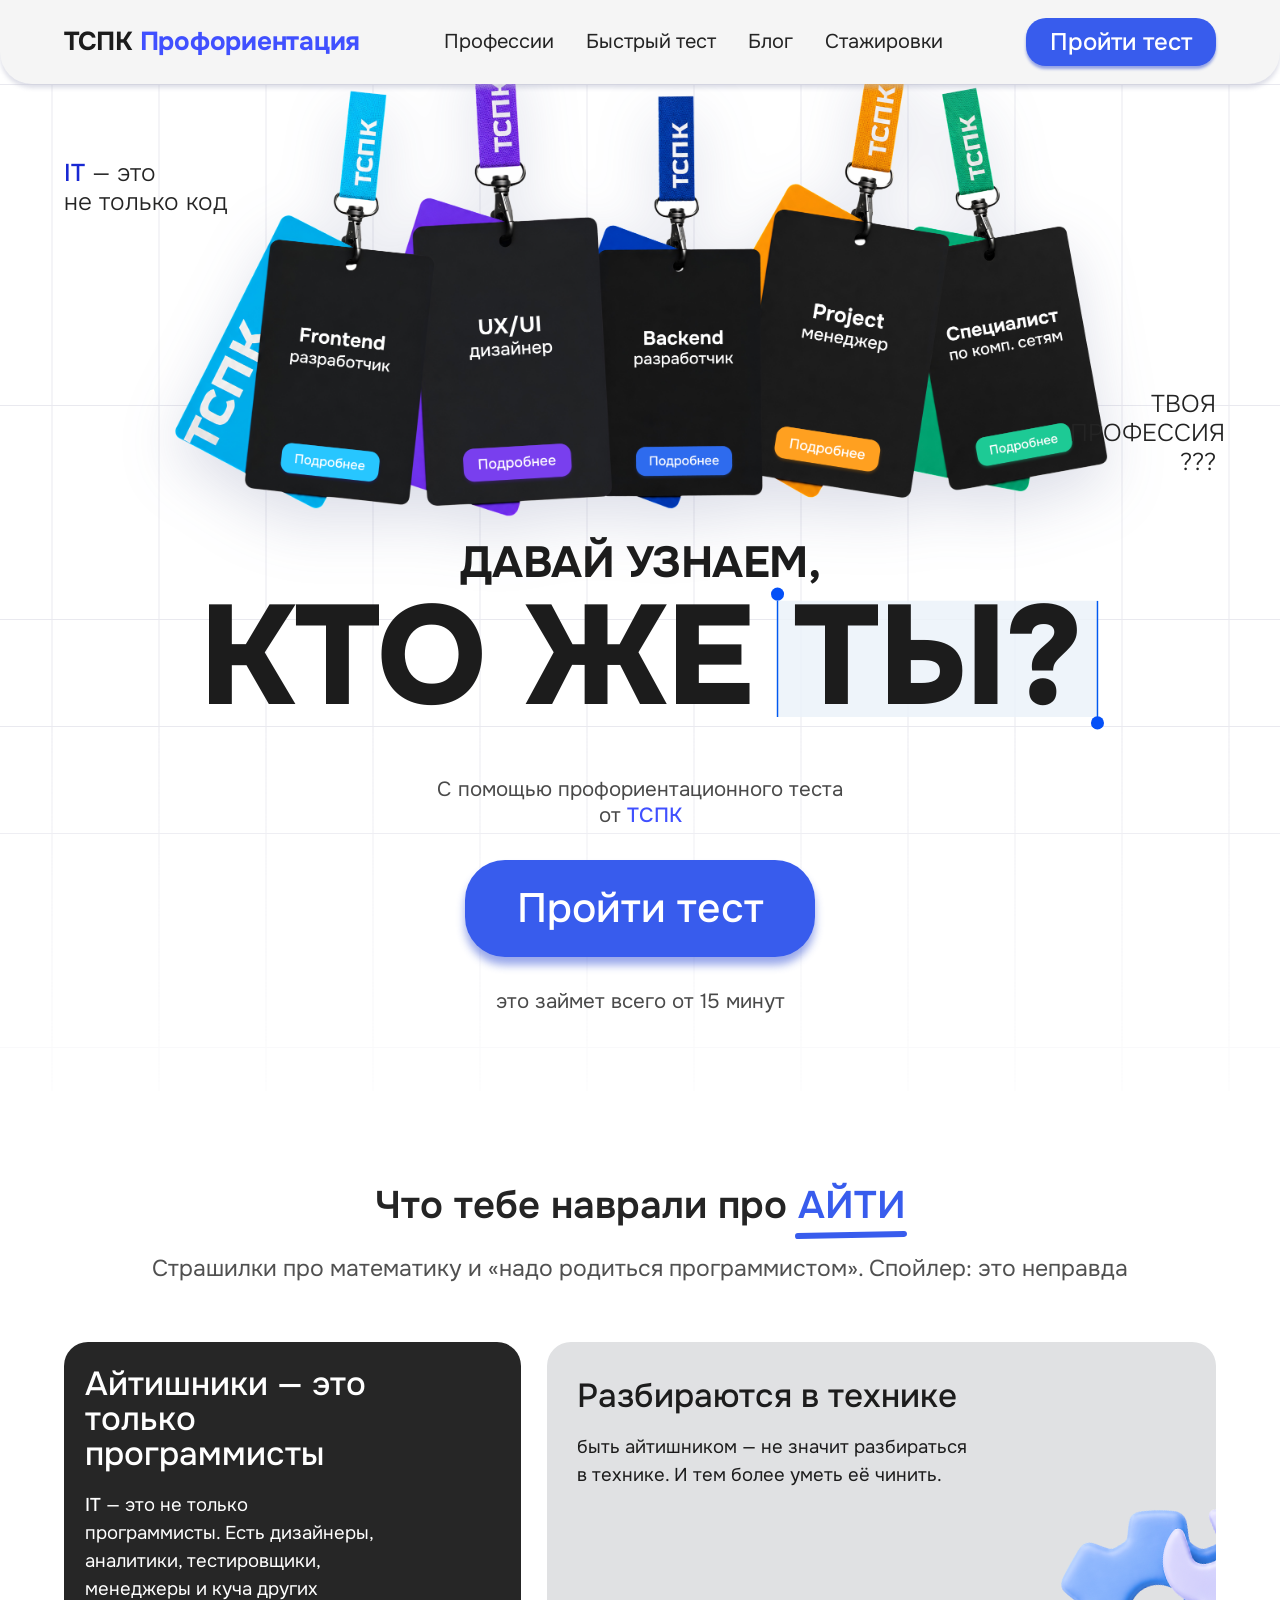
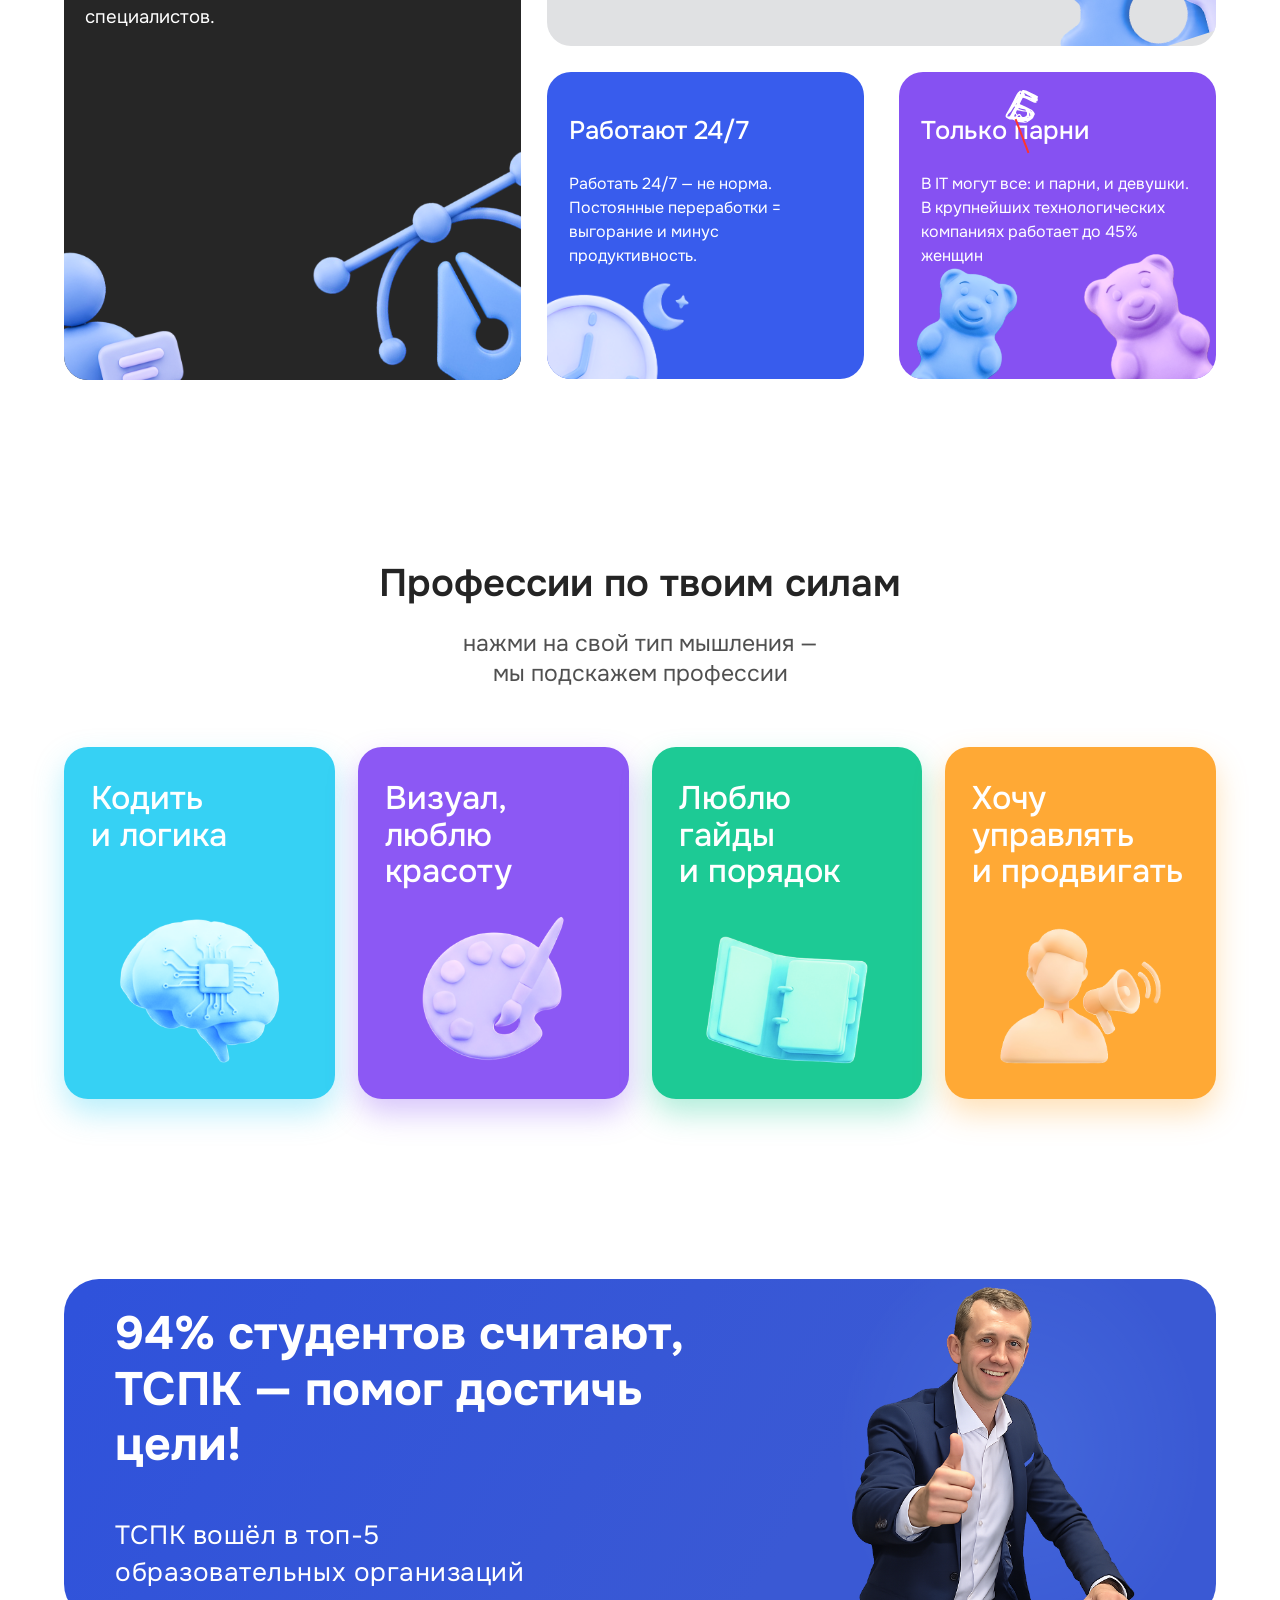
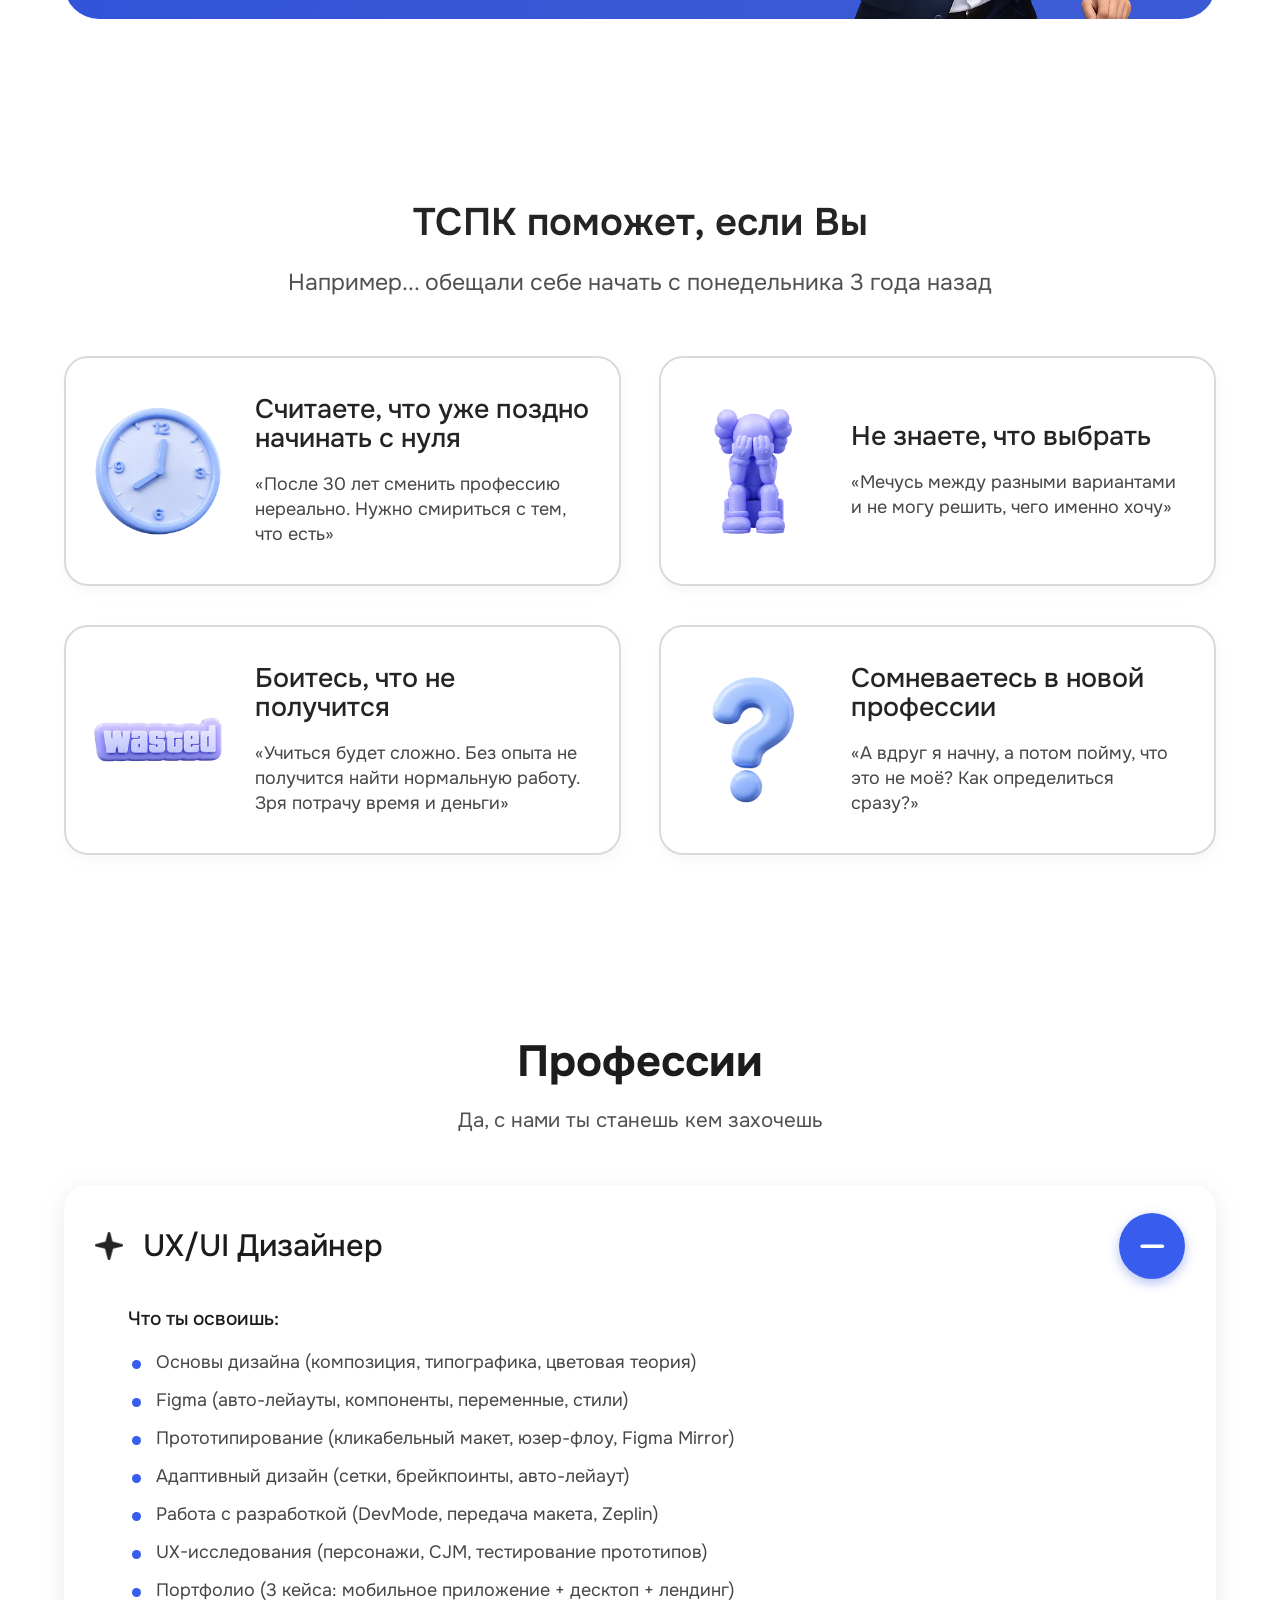
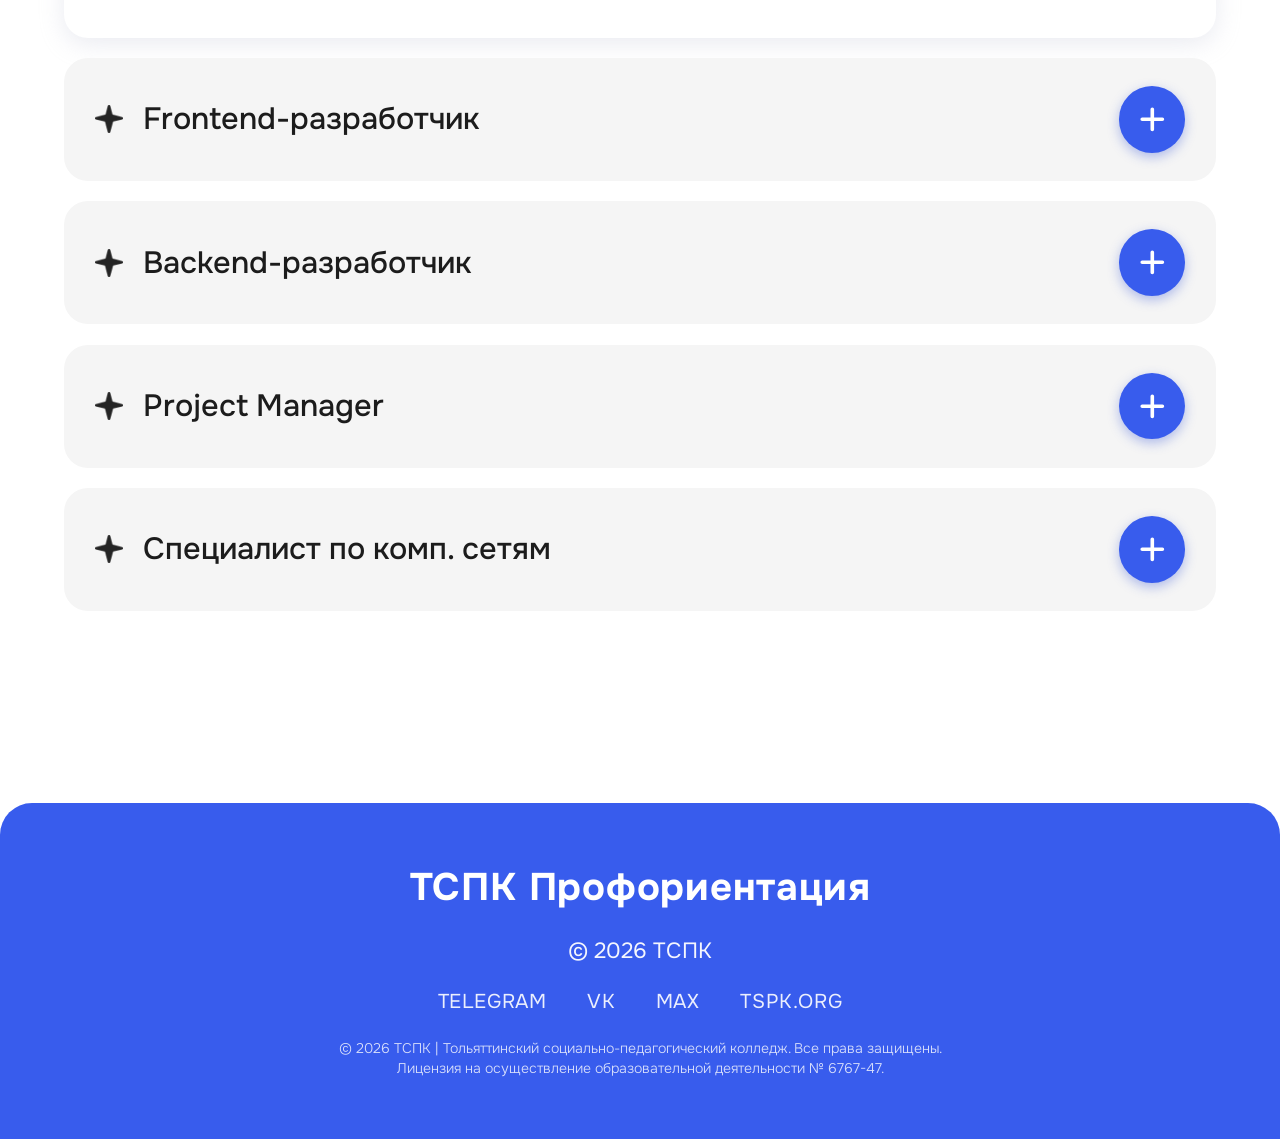
<file: index.html>
<!DOCTYPE html>
<html lang="ru">
<head>
  <meta charset="UTF-8">
  <meta name="viewport" content="width=device-width, initial-scale=1.0">
  <title>ТСПК — Профориентация</title>
  <meta name="description" content="Профориентация ТСПК. Пройди тест и узнай свою профессию в IT.">
  <link rel="stylesheet" href="css/style.css">
</head>
<body>

  <!-- ШАПКА -->
  <header class="site-header">
    <div class="container">
      <a class="logo" href="index.html">ТСПК <span>Профориентация</span></a>
      <nav class="nav-links" id="navLinks">
        <a href="professions.html">Профессии</a>
        <a href="https://practicum.yandex.ru/promo/test" target="_blank" rel="noopener">Быстрый тест</a>
        <a href="blog.html">Блог</a>
        <a href="internships.html">Стажировки</a>
      </nav>
      <a class="btn header-cta" href="https://practicum.yandex.ru/promo/test" target="_blank" rel="noopener">Пройти тест</a>
      <button class="burger" id="burger" aria-label="Открыть меню" aria-expanded="false">
        <span></span><span></span><span></span>
      </button>
    </div>
  </header>

  <main>
    <!-- ГЕРО -->
    <section class="hero">
      <div class="container hero__inner">
        <div class="hero__label hero__label--left"><b>IT</b> — это<br>не только код</div>
        <div class="hero__label hero__label--right">ТВОЯ ПРОФЕССИЯ ???</div>

        <img class="hero__badges" src="assets/img/hero-badges.png" alt="Карточки IT-специальностей">

        <h1 class="hero__title">
          <span class="hero__title-sub">ДАВАЙ УЗНАЕМ,</span>
          <span class="hero__title-main">КТО ЖЕ <span class="mark">ТЫ?</span></span>
        </h1>

        <div class="hero__cta" id="test">
          <p class="hero__cta-text">С помощью профориентационного теста<br>от <span>ТСПК</span></p>
          <a class="btn btn--lg" href="https://practicum.yandex.ru/promo/test" target="_blank" rel="noopener">Пройти тест</a>
          <p class="hero__cta-note">это займет всего от 15 минут</p>
        </div>
      </div>
    </section>

    <!-- ЧТО ТЕБЕ НАВРАЛИ ПРО АЙТИ -->
    <section class="section myths">
      <div class="container">
        <div class="myths__head">
          <h2 class="myths__title">Что тебе наврали про <span class="accent">АЙТИ</span></h2>
          <p class="myths__subtitle">Страшилки про математику и «надо родиться программистом». Спойлер: это неправда</p>
        </div>

        <div class="myths__grid">
          <!-- Левая тёмная карточка -->
          <div class="myths__left">
            <article class="myth-card myth-card--tall myth-card--dark">
              <div class="myth-card__body">
                <h3 class="myth-card__title">Айтишники — это<br>только программисты</h3>
                <p class="myth-card__text"><b>IT</b> — это не только программисты. Есть дизайнеры, аналитики, тестировщики, менеджеры и куча других специалистов.</p>
              </div>
              <img class="myth-card__img myth-img--designer" src="assets/img/myth-designer-new.png" alt="">
              <img class="myth-card__img myth-img--manager" src="assets/img/myth-manager-new.png" alt="">
            </article>
          </div>

          <!-- Правый блок -->
          <div class="myths__right">
            <article class="myth-card myth-card--wide myth-card--gray">
              <div class="myth-card__body">
                <h3 class="myth-card__title">Разбираются в технике</h3>
                <p class="myth-card__text">быть айтишником — не значит разбираться в технике. И тем более уметь её чинить.</p>
              </div>
              <img class="myth-card__img myth-img--gear" src="assets/img/myth-gear.png" alt="">
            </article>

            <div class="myths__bottom">
              <article class="myth-card myth-card--sq myth-card--blue">
                <div class="myth-card__body">
                  <h3 class="myth-card__title">Работают 24/7</h3>
                  <p class="myth-card__text">Работать 24/7 — не норма. Постоянные переработки = выгорание и минус продуктивность.</p>
                </div>
                <img class="myth-card__img myth-img--clock" src="assets/img/myth-clock.png" alt="">
              </article>

              <article class="myth-card myth-card--sq myth-card--violet">
                <div class="myth-card__body">
                  <h3 class="myth-card__title myth-card__title--wordplay">
                    Только парни
                    <img class="myth-title-b" src="assets/icons/b-letter.svg" alt="" aria-hidden="true">
                    <span class="myth-title-slash" aria-hidden="true"></span>
                  </h3>
                  <p class="myth-card__text">В IT могут все: и парни, и девушки. В крупнейших технологических компаниях работает до 45% женщин</p>
                </div>
                <img class="myth-card__img myth-img--barbie-pink" src="assets/img/barney-pink.png" alt="">
                <img class="myth-card__img myth-img--barbie-blue" src="assets/img/barney-blue.png" alt="">
              </article>
            </div>
          </div>
        </div>
      </div>
    </section>

    <!-- ПРОФЕССИИ ПО ТВОИМ СИЛАМ -->
    <section class="section think">
      <div class="container">
        <div class="think__head">
          <h2 class="think__title">Профессии по твоим силам</h2>
          <p class="think__subtitle">нажми на свой тип мышления —<br>мы подскажем профессии</p>
        </div>
        <div class="think__grid">
          <a class="think-card think-card--cyan" href="professions.html">
            <h3 class="think-card__title">Кодить<br>и логика</h3>
            <img class="think-card__img" src="assets/img/think-logic.png" alt="">
          </a>
          <a class="think-card think-card--violet" href="professions.html">
            <h3 class="think-card__title">Визуал,<br>люблю красоту</h3>
            <img class="think-card__img" src="assets/img/think-visual.png" alt="">
          </a>
          <a class="think-card think-card--green" href="professions.html">
            <h3 class="think-card__title">Люблю гайды<br>и порядок</h3>
            <img class="think-card__img" src="assets/img/think-order.png" alt="">
          </a>
          <a class="think-card think-card--orange" href="professions.html">
            <h3 class="think-card__title">Хочу управлять<br>и продвигать</h3>
            <img class="think-card__img" src="assets/img/think-manage.png" alt="">
          </a>
        </div>
      </div>
    </section>

    <!-- БАННЕР 94% -->
    <section class="section banner">
      <div class="container">
        <div class="banner__inner">
          <div class="banner__text">
            <p class="banner__title">94% студентов считают,<br>ТСПК — помог достичь цели!</p>
            <p class="banner__subtitle">ТСПК вошёл в топ-5<br>образовательных организаций</p>
          </div>
          <img class="banner__photo" src="assets/img/maxim.png" alt="Студент ТСПК">
        </div>
      </div>
    </section>

    <!-- ТСПК ПОМОЖЕТ, ЕСЛИ ВЫ -->
    <section class="section help">
      <div class="container">
        <div class="help__head">
          <h2 class="help__title">ТСПК поможет, если Вы</h2>
          <p class="help__subtitle">Например... обещали себе начать с понедельника 3 года назад</p>
        </div>
        <div class="help__grid">
          <article class="help-card">
            <img class="help-card__img" src="assets/img/help-1.png" alt="">
            <div class="help-card__text">
              <h3 class="help-card__title">Считаете, что уже поздно начинать с нуля</h3>
              <p class="help-card__quote">«После 30 лет сменить профессию нереально. Нужно смириться с тем, что есть»</p>
            </div>
          </article>
          <article class="help-card">
            <img class="help-card__img" src="assets/img/help-2.png" alt="">
            <div class="help-card__text">
              <h3 class="help-card__title">Не знаете, что выбрать</h3>
              <p class="help-card__quote">«Мечусь между разными вариантами и не могу решить, чего именно хочу»</p>
            </div>
          </article>
          <article class="help-card">
            <img class="help-card__img" src="assets/img/help-3.png" alt="">
            <div class="help-card__text">
              <h3 class="help-card__title">Боитесь, что не получится</h3>
              <p class="help-card__quote">«Учиться будет сложно. Без опыта не получится найти нормальную работу. Зря потрачу время и деньги»</p>
            </div>
          </article>
          <article class="help-card">
            <img class="help-card__img" src="assets/img/help-4.png" alt="">
            <div class="help-card__text">
              <h3 class="help-card__title">Сомневаетесь в новой профессии</h3>
              <p class="help-card__quote">«А вдруг я начну, а потом пойму, что это не моё? Как определиться сразу?»</p>
            </div>
          </article>
        </div>
      </div>
    </section>

    <!-- ПРОФЕССИИ (аккордеон) -->
    <section class="section acc-section">
      <div class="container">
        <div class="acc-section__head">
          <h2 class="acc-section__title">Профессии</h2>
          <p class="acc-section__subtitle">Да, с нами ты станешь кем захочешь</p>
        </div>

        <div class="acc" data-accordion>
          <!-- UX/UI Дизайнер (открыт) -->
          <div class="acc__item is-open">
            <button class="acc__head" type="button">
              <img class="acc__star" src="assets/img/star-black.png" alt="" aria-hidden="true">
              <span class="acc__title">UX/UI Дизайнер</span>
              <span class="acc__toggle" aria-hidden="true">
                <svg class="icon-plus" viewBox="0 0 24 24" fill="none" stroke="currentColor" stroke-width="2.5" stroke-linecap="round"><path d="M12 5v14M5 12h14"/></svg>
                <svg class="icon-minus" viewBox="0 0 24 24" fill="none" stroke="currentColor" stroke-width="2.5" stroke-linecap="round"><path d="M5 12h14"/></svg>
              </span>
            </button>
            <div class="acc__body"><div class="acc__body-inner"><div class="acc__content">
              <p class="acc__lead">Что ты освоишь:</p>
              <ul class="acc__list">
                <li>Основы дизайна (композиция, типографика, цветовая теория)</li>
                <li>Figma (авто-лейауты, компоненты, переменные, стили)</li>
                <li>Прототипирование (кликабельный макет, юзер-флоу, Figma Mirror)</li>
                <li>Адаптивный дизайн (сетки, брейкпоинты, авто-лейаут)</li>
                <li>Работа с разработкой (DevMode, передача макета, Zeplin)</li>
                <li>UX-исследования (персонажи, CJM, тестирование прототипов)</li>
                <li>Портфолио (3 кейса: мобильное приложение + десктоп + лендинг)</li>
              </ul>
            </div></div></div>
          </div>

          <!-- Frontend -->
          <div class="acc__item">
            <button class="acc__head" type="button">
              <img class="acc__star" src="assets/img/star-black.png" alt="" aria-hidden="true">
              <span class="acc__title">Frontend-разработчик</span>
              <span class="acc__toggle" aria-hidden="true">
                <svg class="icon-plus" viewBox="0 0 24 24" fill="none" stroke="currentColor" stroke-width="2.5" stroke-linecap="round"><path d="M12 5v14M5 12h14"/></svg>
                <svg class="icon-minus" viewBox="0 0 24 24" fill="none" stroke="currentColor" stroke-width="2.5" stroke-linecap="round"><path d="M5 12h14"/></svg>
              </span>
            </button>
            <div class="acc__body"><div class="acc__body-inner"><div class="acc__content">
              <p class="acc__lead">Что ты освоишь:</p>
              <ul class="acc__list">
                <li>HTML и CSS — семантика, флексы, гриды, адаптивная вёрстка</li>
                <li>JavaScript — основы языка, DOM, события, работа с API</li>
                <li>Современный фреймворк (React / Vue) и компонентный подход</li>
                <li>Git и командная работа над проектом</li>
                <li>Портфолио из реальных интерфейсов</li>
              </ul>
            </div></div></div>
          </div>

          <!-- Backend -->
          <div class="acc__item">
            <button class="acc__head" type="button">
              <img class="acc__star" src="assets/img/star-black.png" alt="" aria-hidden="true">
              <span class="acc__title">Backend-разработчик</span>
              <span class="acc__toggle" aria-hidden="true">
                <svg class="icon-plus" viewBox="0 0 24 24" fill="none" stroke="currentColor" stroke-width="2.5" stroke-linecap="round"><path d="M12 5v14M5 12h14"/></svg>
                <svg class="icon-minus" viewBox="0 0 24 24" fill="none" stroke="currentColor" stroke-width="2.5" stroke-linecap="round"><path d="M5 12h14"/></svg>
              </span>
            </button>
            <div class="acc__body"><div class="acc__body-inner"><div class="acc__content">
              <p class="acc__lead">Что ты освоишь:</p>
              <ul class="acc__list">
                <li>Язык программирования (Python / Node.js / PHP)</li>
                <li>Базы данных и SQL, проектирование схем</li>
                <li>REST API и серверная логика</li>
                <li>Аутентификация и безопасность приложений</li>
                <li>Git, деплой и работа в команде</li>
              </ul>
            </div></div></div>
          </div>

          <!-- Project Manager -->
          <div class="acc__item">
            <button class="acc__head" type="button">
              <img class="acc__star" src="assets/img/star-black.png" alt="" aria-hidden="true">
              <span class="acc__title">Project Manager</span>
              <span class="acc__toggle" aria-hidden="true">
                <svg class="icon-plus" viewBox="0 0 24 24" fill="none" stroke="currentColor" stroke-width="2.5" stroke-linecap="round"><path d="M12 5v14M5 12h14"/></svg>
                <svg class="icon-minus" viewBox="0 0 24 24" fill="none" stroke="currentColor" stroke-width="2.5" stroke-linecap="round"><path d="M5 12h14"/></svg>
              </span>
            </button>
            <div class="acc__body"><div class="acc__body-inner"><div class="acc__content">
              <p class="acc__lead">Что ты освоишь:</p>
              <ul class="acc__list">
                <li>Управление проектами и постановка задач</li>
                <li>Методологии Agile / Scrum / Kanban</li>
                <li>Коммуникация с командой и заказчиком</li>
                <li>Аналитика, метрики и планирование</li>
                <li>Документация и управление рисками</li>
              </ul>
            </div></div></div>
          </div>

          <!-- Спец по комп. сетям -->
          <div class="acc__item">
            <button class="acc__head" type="button">
              <img class="acc__star" src="assets/img/star-black.png" alt="" aria-hidden="true">
              <span class="acc__title">Специалист по комп. сетям</span>
              <span class="acc__toggle" aria-hidden="true">
                <svg class="icon-plus" viewBox="0 0 24 24" fill="none" stroke="currentColor" stroke-width="2.5" stroke-linecap="round"><path d="M12 5v14M5 12h14"/></svg>
                <svg class="icon-minus" viewBox="0 0 24 24" fill="none" stroke="currentColor" stroke-width="2.5" stroke-linecap="round"><path d="M5 12h14"/></svg>
              </span>
            </button>
            <div class="acc__body"><div class="acc__body-inner"><div class="acc__content">
              <p class="acc__lead">Что ты освоишь:</p>
              <ul class="acc__list">
                <li>Основы сетей: модель OSI, TCP/IP, маршрутизация</li>
                <li>Настройка сетевого оборудования (коммутаторы, роутеры)</li>
                <li>Администрирование серверов и служб</li>
                <li>Сетевая безопасность и мониторинг</li>
                <li>Диагностика и устранение неполадок</li>
              </ul>
            </div></div></div>
          </div>
        </div>
      </div>
    </section>

  </main>

  <!-- ПОДВАЛ -->
  <footer class="site-footer">
    <div class="container">
      <div class="footer-logo">ТСПК Профориентация</div>
      <div class="footer-copy">© 2026 ТСПК</div>
      <div class="footer-social">
        <a href="https://t.me/tspktlt">TELEGRAM</a>
        <a href="https://vk.com/tspk63">VK</a>
        <a href="https://max.ru/id6322021849_gos">MAX</a>
        <a href="https://tspk.org/">TSPK.ORG</a>
      </div>
      <p class="footer-legal">© 2026 ТСПК | Тольяттинский социально-педагогический колледж. Все права защищены. Лицензия на осуществление образовательной деятельности № 6767-47.</p>
    </div>
  </footer>

  <script src="js/main.js"></script>
</body>
</html>
</file>
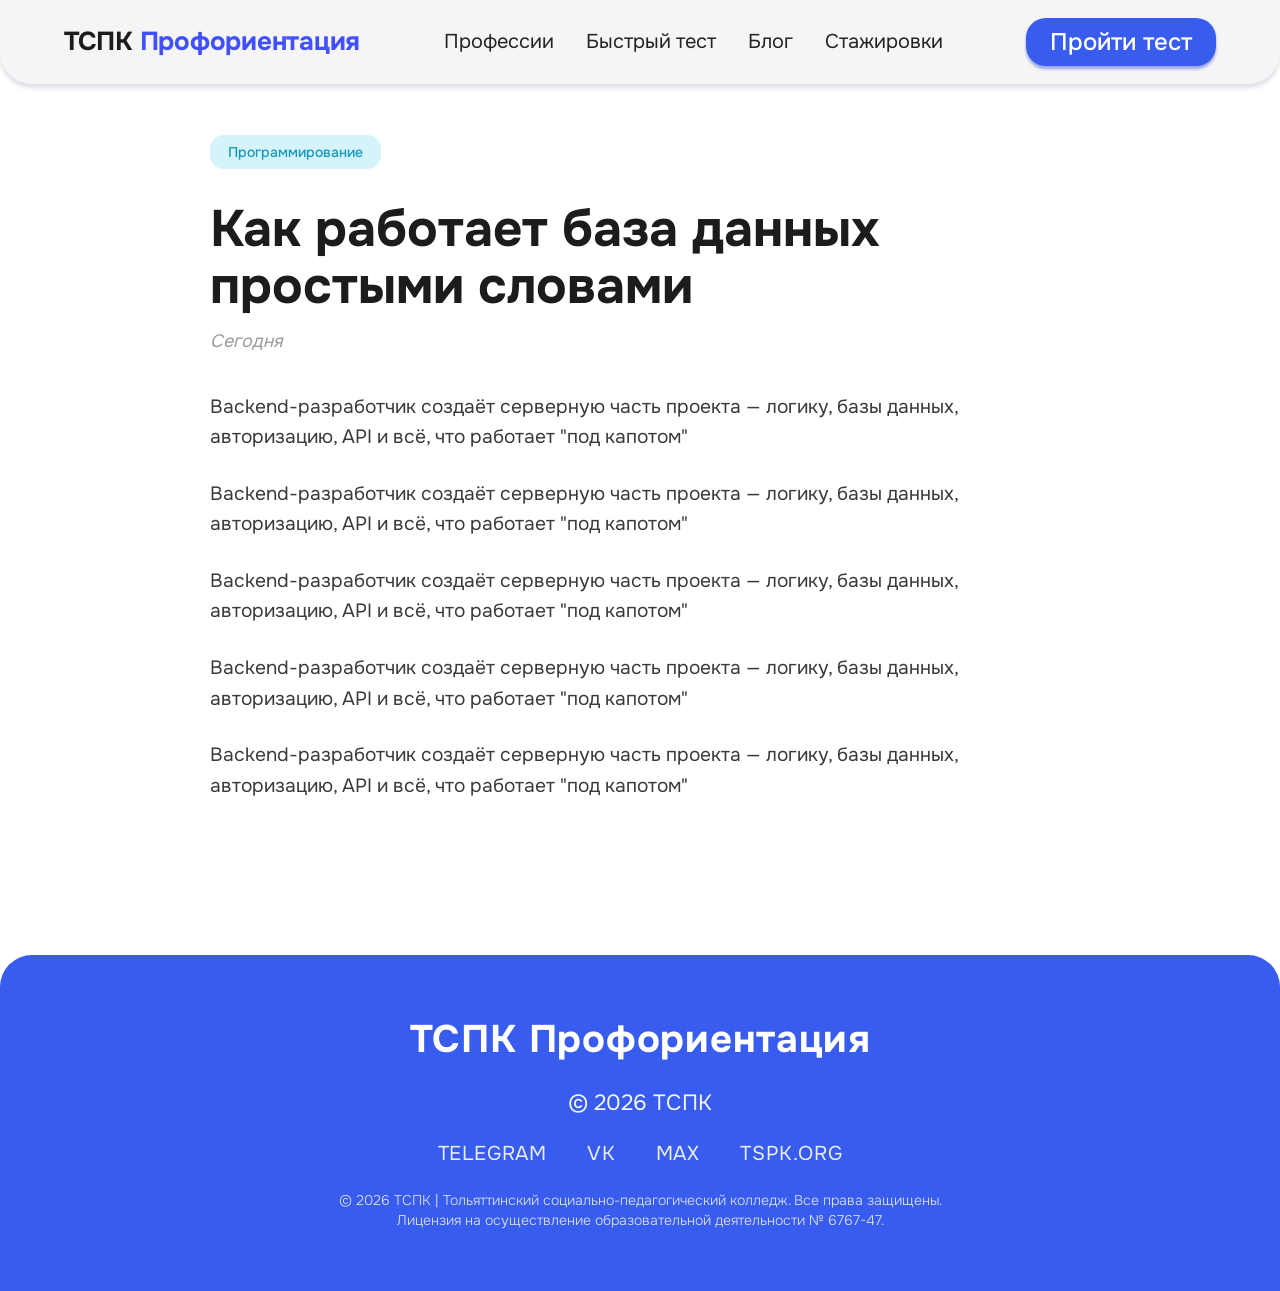
<file: article.html>
<!DOCTYPE html>
<html lang="ru">
<head>
  <meta charset="UTF-8">
  <meta name="viewport" content="width=device-width, initial-scale=1.0">
  <title>Как работает база данных простыми словами — ТСПК Профориентация</title>
  <link rel="stylesheet" href="css/style.css">
  <link rel="stylesheet" href="css/pages.css">
</head>
<body>

  <!-- ШАПКА -->
  <header class="site-header">
    <div class="container">
      <a class="logo" href="index.html">ТСПК <span>Профориентация</span></a>
      <nav class="nav-links" id="navLinks">
        <a href="professions.html">Профессии</a>
        <a href="https://practicum.yandex.ru/promo/test" target="_blank" rel="noopener">Быстрый тест</a>
        <a href="blog.html">Блог</a>
        <a href="internships.html">Стажировки</a>
      </nav>
      <a class="btn header-cta" href="https://practicum.yandex.ru/promo/test" target="_blank" rel="noopener">Пройти тест</a>
      <button class="burger" id="burger" aria-label="Открыть меню" aria-expanded="false">
        <span></span><span></span><span></span>
      </button>
    </div>
  </header>

  <main>
    <div class="container">
      <article class="article">
        <span class="article__tag">Программирование</span>
        <h1 class="article__title">Как работает база данных простыми словами</h1>
        <p class="article__date">Сегодня</p>
        <div class="article__body">
          <p>Backend-разработчик создаёт серверную часть проекта — логику, базы данных, авторизацию, API и всё, что работает "под капотом"</p>
          <p>Backend-разработчик создаёт серверную часть проекта — логику, базы данных, авторизацию, API и всё, что работает "под капотом"</p>
          <p>Backend-разработчик создаёт серверную часть проекта — логику, базы данных, авторизацию, API и всё, что работает "под капотом"</p>
          <p>Backend-разработчик создаёт серверную часть проекта — логику, базы данных, авторизацию, API и всё, что работает "под капотом"</p>
          <p>Backend-разработчик создаёт серверную часть проекта — логику, базы данных, авторизацию, API и всё, что работает "под капотом"</p>
        </div>
      </article>
    </div>
  </main>

  <!-- ПОДВАЛ -->
  <footer class="site-footer">
    <div class="container">
      <div class="footer-logo">ТСПК Профориентация</div>
      <div class="footer-copy">© 2026 ТСПК</div>
      <div class="footer-social">
        <a href="https://t.me/tspktlt">TELEGRAM</a><a href="https://vk.com/tspk63">VK</a><a href="https://max.ru/id6322021849_gos">MAX</a><a href="https://tspk.org/">TSPK.ORG</a>
      </div>
      <p class="footer-legal">© 2026 ТСПК | Тольяттинский социально-педагогический колледж. Все права защищены. Лицензия на осуществление образовательной деятельности № 6767-47.</p>
    </div>
  </footer>

  <script src="js/main.js"></script>
</body>
</html>
</file>
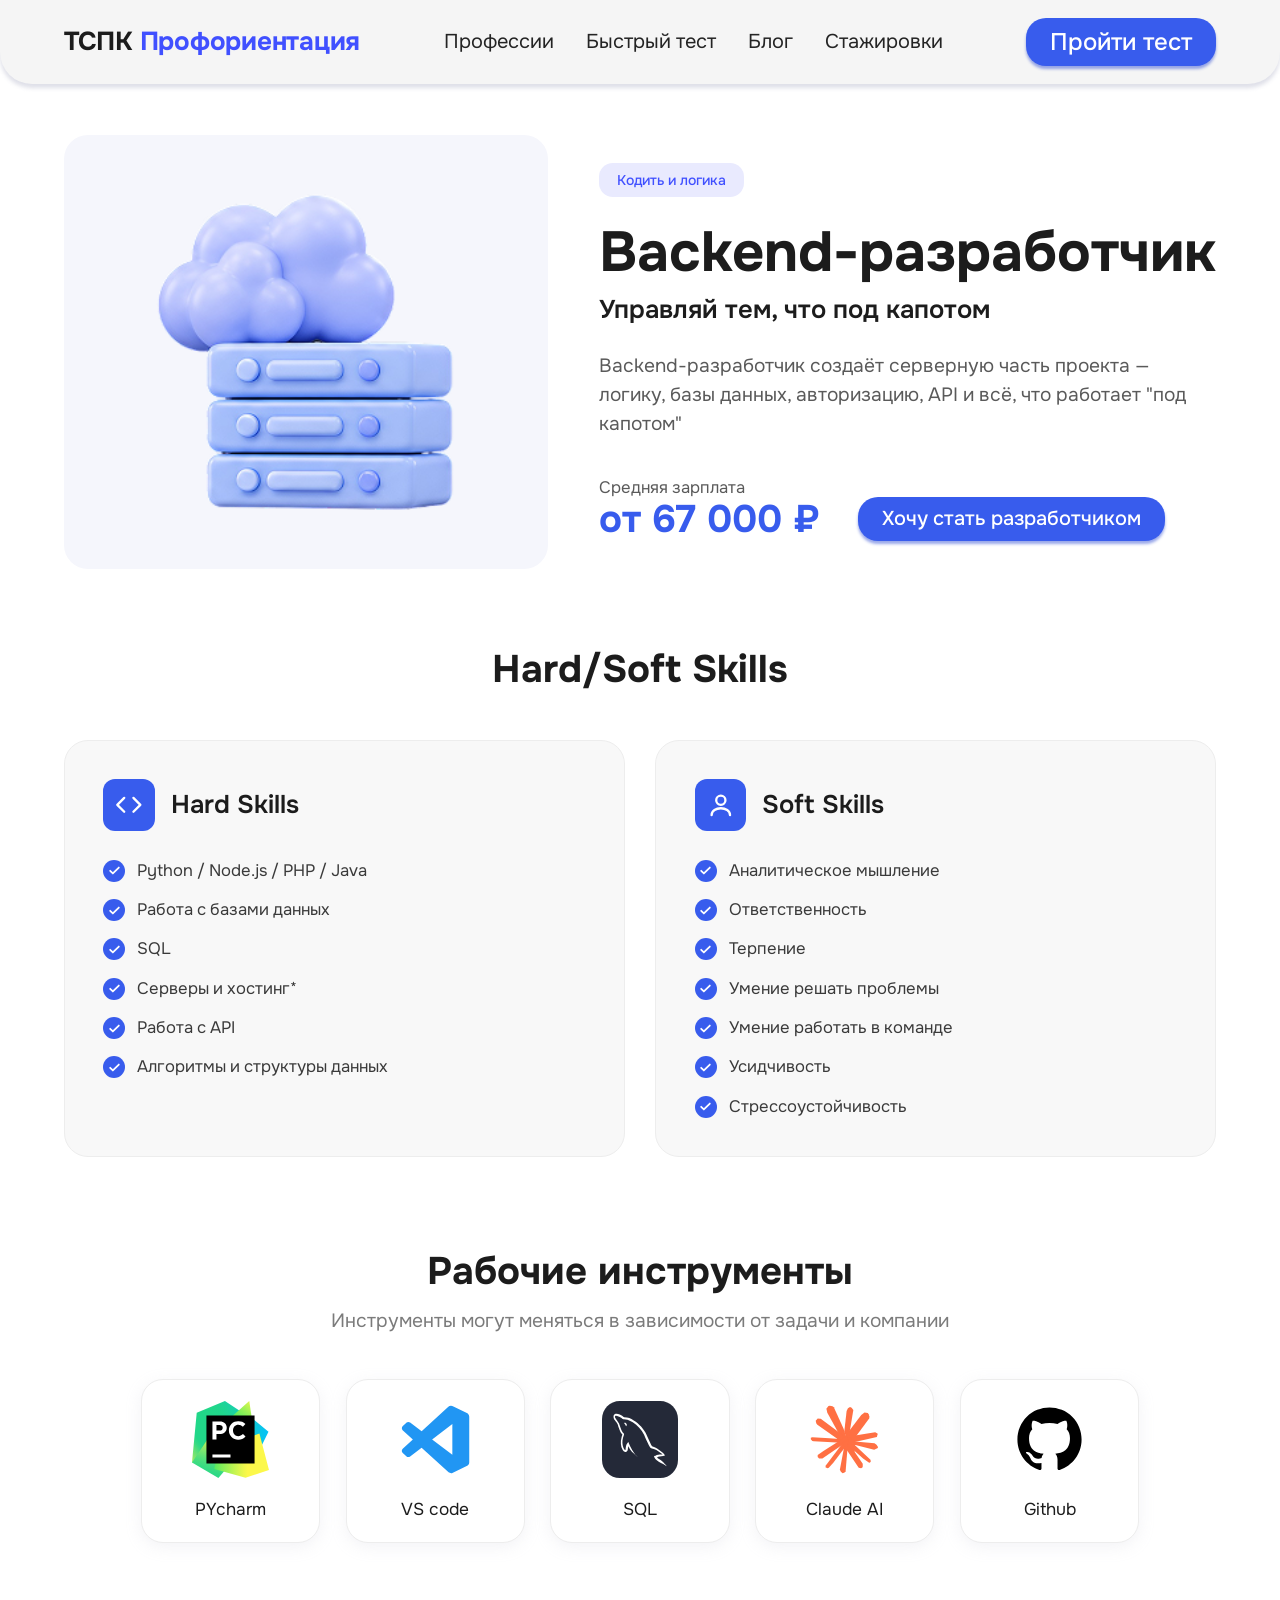
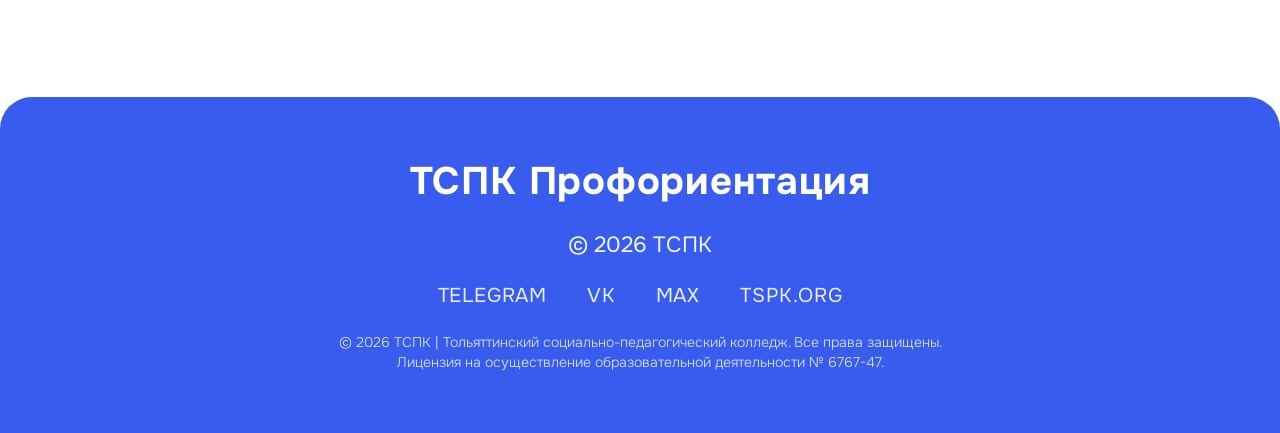
<file: backend.html>
<!DOCTYPE html>
<html lang="ru">
<head>
  <meta charset="UTF-8">
  <meta name="viewport" content="width=device-width, initial-scale=1.0">
  <title>Backend-разработчик — ТСПК Профориентация</title>
  <link rel="stylesheet" href="css/style.css">
  <link rel="stylesheet" href="css/pages.css">
</head>
<body>

  <!-- ШАПКА -->
  <header class="site-header">
    <div class="container">
      <a class="logo" href="index.html">ТСПК <span>Профориентация</span></a>
      <nav class="nav-links" id="navLinks">
        <a href="professions.html">Профессии</a>
        <a href="https://practicum.yandex.ru/promo/test" target="_blank" rel="noopener">Быстрый тест</a>
        <a href="blog.html">Блог</a>
        <a href="internships.html">Стажировки</a>
      </nav>
      <a class="btn header-cta" href="https://practicum.yandex.ru/promo/test" target="_blank" rel="noopener">Пройти тест</a>
      <button class="burger" id="burger" aria-label="Открыть меню" aria-expanded="false">
        <span></span><span></span><span></span>
      </button>
    </div>
  </header>

  <main>
    <section class="prof">
      <div class="container">
        <!-- Герой профессии -->
        <div class="prof-hero">
          <div class="prof-hero__media">
            <img src="assets/img/prof-backend.png" alt="Backend-разработчик">
          </div>
          <div class="prof-hero__body">
            <span class="prof-badge">Кодить и логика</span>
            <h1 class="prof-hero__title">Backend-разработчик</h1>
            <p class="prof-hero__subtitle">Управляй тем, что под капотом</p>
            <p class="prof-hero__desc">Backend-разработчик создаёт серверную часть проекта — логику, базы данных, авторизацию, API и всё, что работает "под капотом"</p>
            <div class="prof-salary">
              <div>
                <div class="prof-salary__label">Средняя зарплата</div>
                <div class="prof-salary__value">от 67 000 ₽</div>
              </div>
              <a class="btn" href="https://practicum.yandex.ru/promo/test" target="_blank" rel="noopener">Хочу стать разработчиком</a>
            </div>
          </div>
        </div>

        <!-- Hard / Soft Skills -->
        <h2 class="skills-head">Hard/Soft Skills</h2>
        <div class="skills">
          <div class="skill-card">
            <div class="skill-card__head">
              <span class="skill-card__icon">
                <svg viewBox="0 0 24 24" fill="none" stroke="currentColor" stroke-width="2" stroke-linecap="round" stroke-linejoin="round"><path d="M8 6l-6 6 6 6M16 6l6 6-6 6"/></svg>
              </span>
              <span class="skill-card__title">Hard Skills</span>
            </div>
            <ul class="skill-list">
              <li>Python / Node.js / PHP / Java</li>
              <li>Работа с базами данных</li>
              <li>SQL</li>
              <li>Серверы и хостинг*</li>
              <li>Работа с API</li>
              <li>Алгоритмы и структуры данных</li>
            </ul>
          </div>
          <div class="skill-card">
            <div class="skill-card__head">
              <span class="skill-card__icon">
                <svg viewBox="0 0 24 24" fill="none" stroke="currentColor" stroke-width="2" stroke-linecap="round" stroke-linejoin="round"><circle cx="12" cy="8" r="4"/><path d="M4 21c0-4 4-6 8-6s8 2 8 6"/></svg>
              </span>
              <span class="skill-card__title">Soft Skills</span>
            </div>
            <ul class="skill-list">
              <li>Аналитическое мышление</li>
              <li>Ответственность</li>
              <li>Терпение</li>
              <li>Умение решать проблемы</li>
              <li>Умение работать в команде</li>
              <li>Усидчивость</li>
              <li>Стрессоустойчивость</li>
            </ul>
          </div>
        </div>

        <!-- Рабочие инструменты -->
        <h2 class="tools-head">Рабочие инструменты</h2>
        <p class="tools-sub">Инструменты могут меняться в зависимости от задачи и компании</p>
        <div class="tools">
          <div class="tool-card">
            <span class="tool-card__logo"><img src="assets/icons/pycharm.svg" alt=""></span>
            <span class="tool-card__name">PYcharm</span>
          </div>
          <div class="tool-card">
            <span class="tool-card__logo"><img src="assets/icons/vscode.svg" alt=""></span>
            <span class="tool-card__name">VS code</span>
          </div>
          <div class="tool-card">
            <span class="tool-card__logo"><img src="assets/icons/sql.svg" alt=""></span>
            <span class="tool-card__name">SQL</span>
          </div>
          <div class="tool-card">
            <span class="tool-card__logo"><img src="assets/icons/claude.svg" alt=""></span>
            <span class="tool-card__name">Claude AI</span>
          </div>
          <div class="tool-card">
            <span class="tool-card__logo"><img src="assets/icons/github.svg" alt=""></span>
            <span class="tool-card__name">Github</span>
          </div>
        </div>
      </div>
    </section>
  </main>

  <!-- ПОДВАЛ -->
  <footer class="site-footer">
    <div class="container">
      <div class="footer-logo">ТСПК Профориентация</div>
      <div class="footer-copy">© 2026 ТСПК</div>
      <div class="footer-social">
        <a href="https://t.me/tspktlt">TELEGRAM</a><a href="https://vk.com/tspk63">VK</a><a href="https://max.ru/id6322021849_gos">MAX</a><a href="https://tspk.org/">TSPK.ORG</a>
      </div>
      <p class="footer-legal">© 2026 ТСПК | Тольяттинский социально-педагогический колледж. Все права защищены. Лицензия на осуществление образовательной деятельности № 6767-47.</p>
    </div>
  </footer>

  <script src="js/main.js"></script>
</body>
</html>
</file>
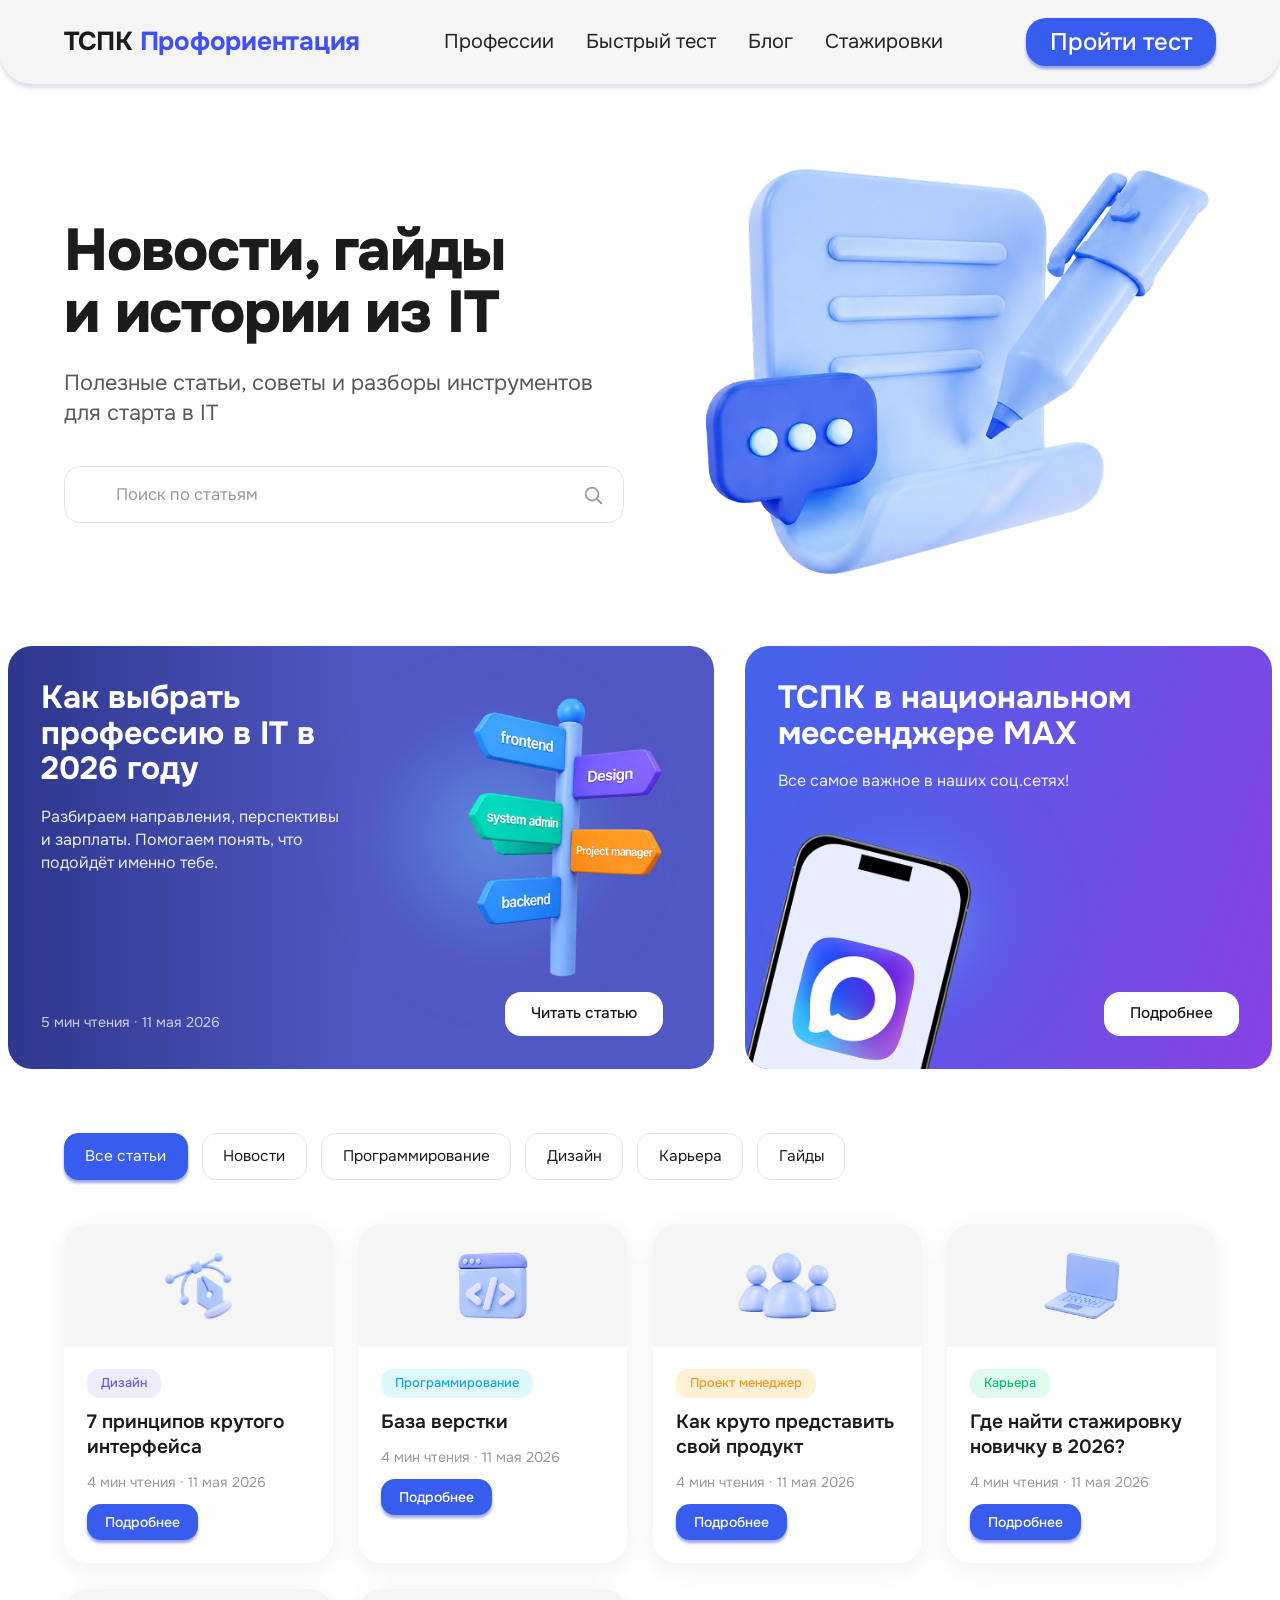
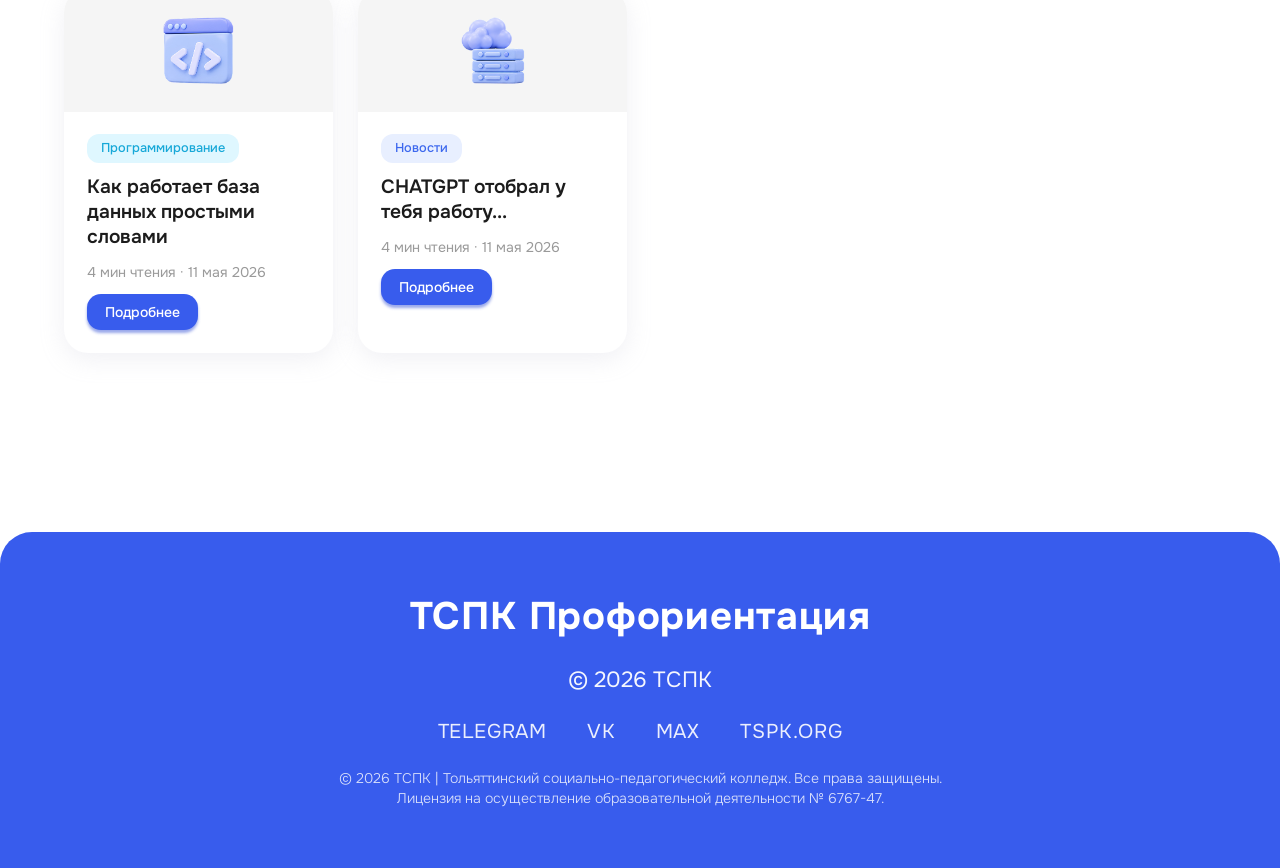
<file: blog.html>
<!DOCTYPE html>
<html lang="ru">
<head>
  <meta charset="UTF-8">
  <meta name="viewport" content="width=device-width, initial-scale=1.0">
  <title>Блог — ТСПК Профориентация</title>
  <link rel="stylesheet" href="css/style.css">
  <link rel="stylesheet" href="css/pages.css">
  <link rel="stylesheet" href="css/blog.css">
</head>
<body>

  <!-- ШАПКА -->
  <header class="site-header">
    <div class="container">
      <a class="logo" href="index.html">ТСПК <span>Профориентация</span></a>
      <nav class="nav-links" id="navLinks">
        <a href="professions.html">Профессии</a>
        <a href="https://practicum.yandex.ru/promo/test" target="_blank" rel="noopener">Быстрый тест</a>
        <a href="blog.html">Блог</a>
        <a href="internships.html">Стажировки</a>
      </nav>
      <a class="btn header-cta" href="https://practicum.yandex.ru/promo/test" target="_blank" rel="noopener">Пройти тест</a>
      <button class="burger" id="burger" aria-label="Открыть меню" aria-expanded="false">
        <span></span><span></span><span></span>
      </button>
    </div>
  </header>

  <main>
    <section class="page">
      <div class="container">

        <!-- Геро -->
        <div class="blog-hero">
          <div class="blog-hero__body">
            <h1 class="blog-hero__title">Новости, гайды<br>и истории из IT</h1>
            <p class="blog-hero__subtitle">Полезные статьи, советы и разборы инструментов для старта в IT</p>
            <div class="blog-hero__search">
              <svg class="blog-hero__search-icon" viewBox="0 0 24 24" fill="none" stroke="currentColor" stroke-width="2" stroke-linecap="round" stroke-linejoin="round"><circle cx="11" cy="11" r="7"/><path d="M21 21l-4.3-4.3"/></svg>
              <input type="search" placeholder="Поиск по статьям" aria-label="Поиск по статьям">
            </div>
          </div>
          <div class="blog-hero__media">
            <img src="assets/img/blog-hero.png" alt="">
          </div>
        </div>

        <!-- Промо-карточки -->
        <div class="blog-promo">
          <article class="promo-card promo-card--blue">
            <div class="promo-card__body">
              <h2 class="promo-card__title">Как выбрать профессию в IT в 2026 году</h2>
              <p class="promo-card__desc">Разбираем направления, перспективы и зарплаты. Помогаем понять, что подойдёт именно тебе.</p>
              <p class="promo-card__meta">5 мин чтения · 11 мая 2026</p>
              <div class="promo-card__btn"><a href="article.html">Читать статью</a></div>
            </div>
            <img class="promo-card__img" src="assets/img/blog-signpost.png" alt="">
          </article>

          <article class="promo-card promo-card--violet">
            <div class="promo-card__body">
              <h2 class="promo-card__title">ТСПК в национальном мессенджере MAX</h2>
              <p class="promo-card__desc">Все самое важное в наших соц.сетях!</p>
              <div class="promo-card__btn"><a href="https://max.ru/id6322021849_gos">Подробнее</a></div>
            </div>
            <img class="promo-card__img" src="assets/img/blog-phone.png" alt="">
          </article>
        </div>

        <!-- Фильтры -->
        <div class="blog-filters">
          <a class="blog-filter blog-filter--active" href="#">Все статьи</a>
          <a class="blog-filter" href="#">Новости</a>
          <a class="blog-filter" href="#">Программирование</a>
          <a class="blog-filter" href="#">Дизайн</a>
          <a class="blog-filter" href="#">Карьера</a>
          <a class="blog-filter" href="#">Гайды</a>
        </div>

        <!-- Сетка статей -->
        <div class="blog-grid">

          <a class="info-card blog-card--design" href="article.html">
            <div class="info-card__media"><img src="assets/img/prof-designer.png" alt=""></div>
            <div class="info-card__body">
              <span class="blog-card__tag">Дизайн</span>
              <h3 class="info-card__title">7 принципов крутого интерфейса</h3>
              <p class="blog-card__meta">4 мин чтения · 11 мая 2026</p>
              <span class="blog-card__more">Подробнее</span>
            </div>
          </a>

          <a class="info-card blog-card--code" href="article.html">
            <div class="info-card__media"><img src="assets/img/prof-frontend.png" alt=""></div>
            <div class="info-card__body">
              <span class="blog-card__tag">Программирование</span>
              <h3 class="info-card__title">База верстки</h3>
              <p class="blog-card__meta">4 мин чтения · 11 мая 2026</p>
              <span class="blog-card__more">Подробнее</span>
            </div>
          </a>

          <a class="info-card blog-card--pm" href="article.html">
            <div class="info-card__media"><img src="assets/img/prof-pm.png" alt=""></div>
            <div class="info-card__body">
              <span class="blog-card__tag">Проект менеджер</span>
              <h3 class="info-card__title">Как круто представить свой продукт</h3>
              <p class="blog-card__meta">4 мин чтения · 11 мая 2026</p>
              <span class="blog-card__more">Подробнее</span>
            </div>
          </a>

          <a class="info-card blog-card--career" href="article.html">
            <div class="info-card__media"><img src="assets/img/prof-network.png" alt=""></div>
            <div class="info-card__body">
              <span class="blog-card__tag">Карьера</span>
              <h3 class="info-card__title">Где найти стажировку новичку в 2026?</h3>
              <p class="blog-card__meta">4 мин чтения · 11 мая 2026</p>
              <span class="blog-card__more">Подробнее</span>
            </div>
          </a>

          <a class="info-card blog-card--code" href="article.html">
            <div class="info-card__media"><img src="assets/img/prof-frontend.png" alt=""></div>
            <div class="info-card__body">
              <span class="blog-card__tag">Программирование</span>
              <h3 class="info-card__title">Как работает база данных простыми словами</h3>
              <p class="blog-card__meta">4 мин чтения · 11 мая 2026</p>
              <span class="blog-card__more">Подробнее</span>
            </div>
          </a>

          <a class="info-card blog-card--news" href="article.html">
            <div class="info-card__media"><img src="assets/img/prof-backend.png" alt=""></div>
            <div class="info-card__body">
              <span class="blog-card__tag">Новости</span>
              <h3 class="info-card__title">CHATGPT отобрал у тебя работу...</h3>
              <p class="blog-card__meta">4 мин чтения · 11 мая 2026</p>
              <span class="blog-card__more">Подробнее</span>
            </div>
          </a>

        </div>

      </div>
    </section>
  </main>

  <!-- ПОДВАЛ -->
  <footer class="site-footer">
    <div class="container">
      <div class="footer-logo">ТСПК Профориентация</div>
      <div class="footer-copy">© 2026 ТСПК</div>
      <div class="footer-social">
        <a href="https://t.me/tspktlt">TELEGRAM</a><a href="https://vk.com/tspk63">VK</a><a href="https://max.ru/id6322021849_gos">MAX</a><a href="https://tspk.org/">TSPK.ORG</a>
      </div>
      <p class="footer-legal">© 2026 ТСПК | Тольяттинский социально-педагогический колледж. Все права защищены. Лицензия на осуществление образовательной деятельности № 6767-47.</p>
    </div>
  </footer>

  <script src="js/main.js"></script>
</body>
</html>
</file>
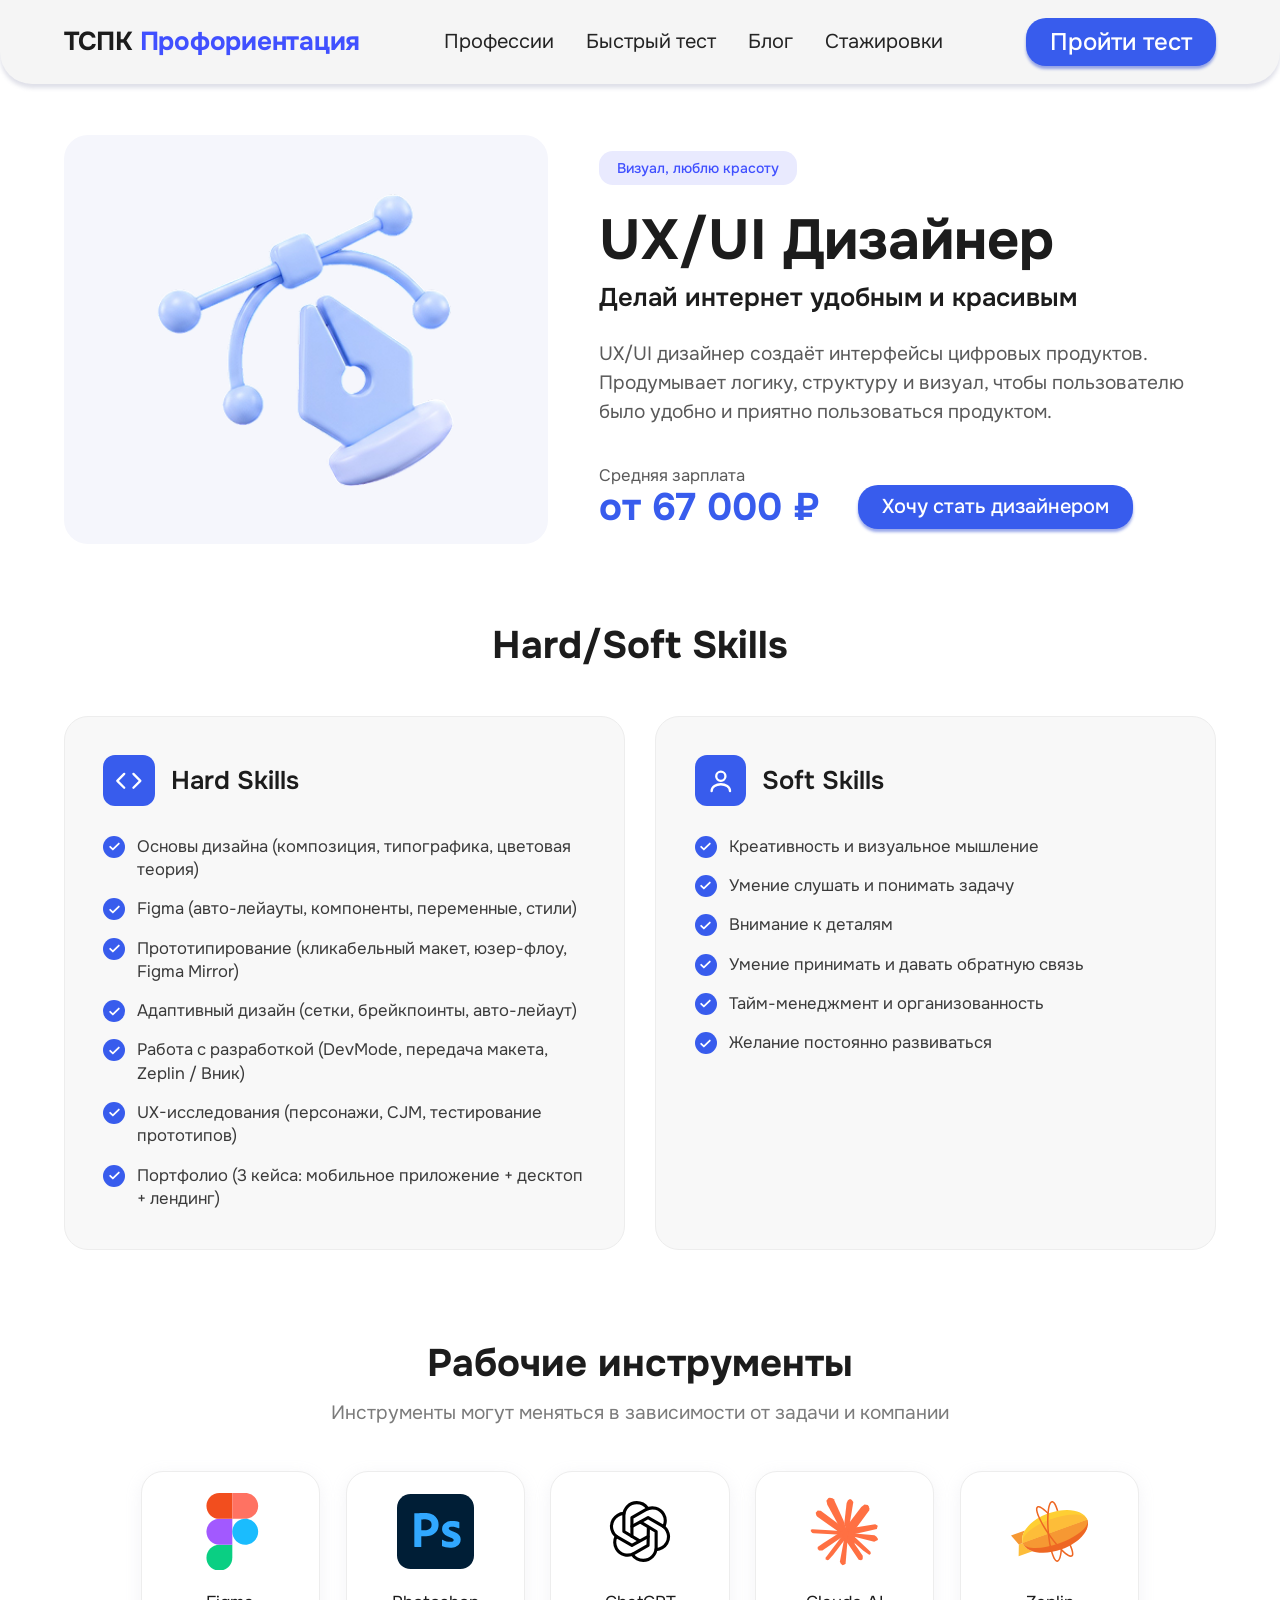
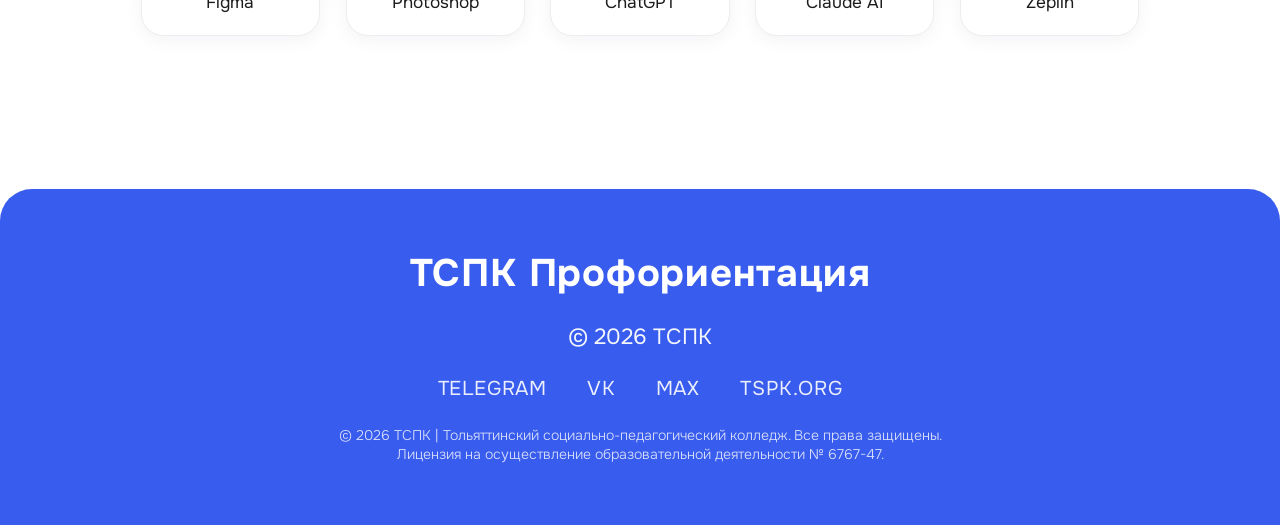
<file: designer.html>
<!DOCTYPE html>
<html lang="ru">
<head>
  <meta charset="UTF-8">
  <meta name="viewport" content="width=device-width, initial-scale=1.0">
  <title>UX/UI Дизайнер — ТСПК Профориентация</title>
  <link rel="stylesheet" href="css/style.css">
  <link rel="stylesheet" href="css/pages.css">
</head>
<body>

  <!-- ШАПКА -->
  <header class="site-header">
    <div class="container">
      <a class="logo" href="index.html">ТСПК <span>Профориентация</span></a>
      <nav class="nav-links" id="navLinks">
        <a href="professions.html">Профессии</a>
        <a href="https://practicum.yandex.ru/promo/test" target="_blank" rel="noopener">Быстрый тест</a>
        <a href="blog.html">Блог</a>
        <a href="internships.html">Стажировки</a>
      </nav>
      <a class="btn header-cta" href="https://practicum.yandex.ru/promo/test" target="_blank" rel="noopener">Пройти тест</a>
      <button class="burger" id="burger" aria-label="Открыть меню" aria-expanded="false">
        <span></span><span></span><span></span>
      </button>
    </div>
  </header>

  <main>
    <section class="prof">
      <div class="container">
        <!-- Герой профессии -->
        <div class="prof-hero">
          <div class="prof-hero__media">
            <img src="assets/img/prof-designer.png" alt="UX/UI Дизайнер">
          </div>
          <div class="prof-hero__body">
            <span class="prof-badge">Визуал, люблю красоту</span>
            <h1 class="prof-hero__title">UX/UI Дизайнер</h1>
            <p class="prof-hero__subtitle">Делай интернет удобным и красивым</p>
            <p class="prof-hero__desc">UX/UI дизайнер создаёт интерфейсы цифровых продуктов. Продумывает логику, структуру и визуал, чтобы пользователю было удобно и приятно пользоваться продуктом.</p>
            <div class="prof-salary">
              <div>
                <div class="prof-salary__label">Средняя зарплата</div>
                <div class="prof-salary__value">от 67 000 ₽</div>
              </div>
              <a class="btn" href="https://practicum.yandex.ru/promo/test" target="_blank" rel="noopener">Хочу стать дизайнером</a>
            </div>
          </div>
        </div>

        <!-- Hard / Soft Skills -->
        <h2 class="skills-head">Hard/Soft Skills</h2>
        <div class="skills">
          <div class="skill-card">
            <div class="skill-card__head">
              <span class="skill-card__icon">
                <svg viewBox="0 0 24 24" fill="none" stroke="currentColor" stroke-width="2" stroke-linecap="round" stroke-linejoin="round"><path d="M8 6l-6 6 6 6M16 6l6 6-6 6"/></svg>
              </span>
              <span class="skill-card__title">Hard Skills</span>
            </div>
            <ul class="skill-list">
              <li>Основы дизайна (композиция, типографика, цветовая теория)</li>
              <li>Figma (авто-лейауты, компоненты, переменные, стили)</li>
              <li>Прототипирование (кликабельный макет, юзер-флоу, Figma Mirror)</li>
              <li>Адаптивный дизайн (сетки, брейкпоинты, авто-лейаут)</li>
              <li>Работа с разработкой (DevMode, передача макета, Zeplin / Вник)</li>
              <li>UX-исследования (персонажи, CJM, тестирование прототипов)</li>
              <li>Портфолио (3 кейса: мобильное приложение + десктоп + лендинг)</li>
            </ul>
          </div>
          <div class="skill-card">
            <div class="skill-card__head">
              <span class="skill-card__icon">
                <svg viewBox="0 0 24 24" fill="none" stroke="currentColor" stroke-width="2" stroke-linecap="round" stroke-linejoin="round"><circle cx="12" cy="8" r="4"/><path d="M4 21c0-4 4-6 8-6s8 2 8 6"/></svg>
              </span>
              <span class="skill-card__title">Soft Skills</span>
            </div>
            <ul class="skill-list">
              <li>Креативность и визуальное мышление</li>
              <li>Умение слушать и понимать задачу</li>
              <li>Внимание к деталям</li>
              <li>Умение принимать и давать обратную связь</li>
              <li>Тайм-менеджмент и организованность</li>
              <li>Желание постоянно развиваться</li>
            </ul>
          </div>
        </div>

        <!-- Рабочие инструменты -->
        <h2 class="tools-head">Рабочие инструменты</h2>
        <p class="tools-sub">Инструменты могут меняться в зависимости от задачи и компании</p>
        <div class="tools">
          <div class="tool-card">
            <span class="tool-card__logo"><img src="assets/icons/figma.svg" alt=""></span>
            <span class="tool-card__name">Figma</span>
          </div>
          <div class="tool-card">
            <span class="tool-card__logo"><img src="assets/icons/photoshop.svg" alt=""></span>
            <span class="tool-card__name">Photoshop</span>
          </div>
          <div class="tool-card">
            <span class="tool-card__logo"><img src="assets/icons/chatgpt.svg" alt=""></span>
            <span class="tool-card__name">ChatGPT</span>
          </div>
          <div class="tool-card">
            <span class="tool-card__logo"><img src="assets/icons/claude.svg" alt=""></span>
            <span class="tool-card__name">Claude AI</span>
          </div>
          <div class="tool-card">
            <span class="tool-card__logo"><img src="assets/icons/zeplin.svg" alt=""></span>
            <span class="tool-card__name">Zeplin</span>
          </div>
        </div>
      </div>
    </section>
  </main>

  <!-- ПОДВАЛ -->
  <footer class="site-footer">
    <div class="container">
      <div class="footer-logo">ТСПК Профориентация</div>
      <div class="footer-copy">© 2026 ТСПК</div>
      <div class="footer-social">
        <a href="https://t.me/tspktlt">TELEGRAM</a><a href="https://vk.com/tspk63">VK</a><a href="https://max.ru/id6322021849_gos">MAX</a><a href="https://tspk.org/">TSPK.ORG</a>
      </div>
      <p class="footer-legal">© 2026 ТСПК | Тольяттинский социально-педагогический колледж. Все права защищены. Лицензия на осуществление образовательной деятельности № 6767-47.</p>
    </div>
  </footer>

  <script src="js/main.js"></script>
</body>
</html>
</file>
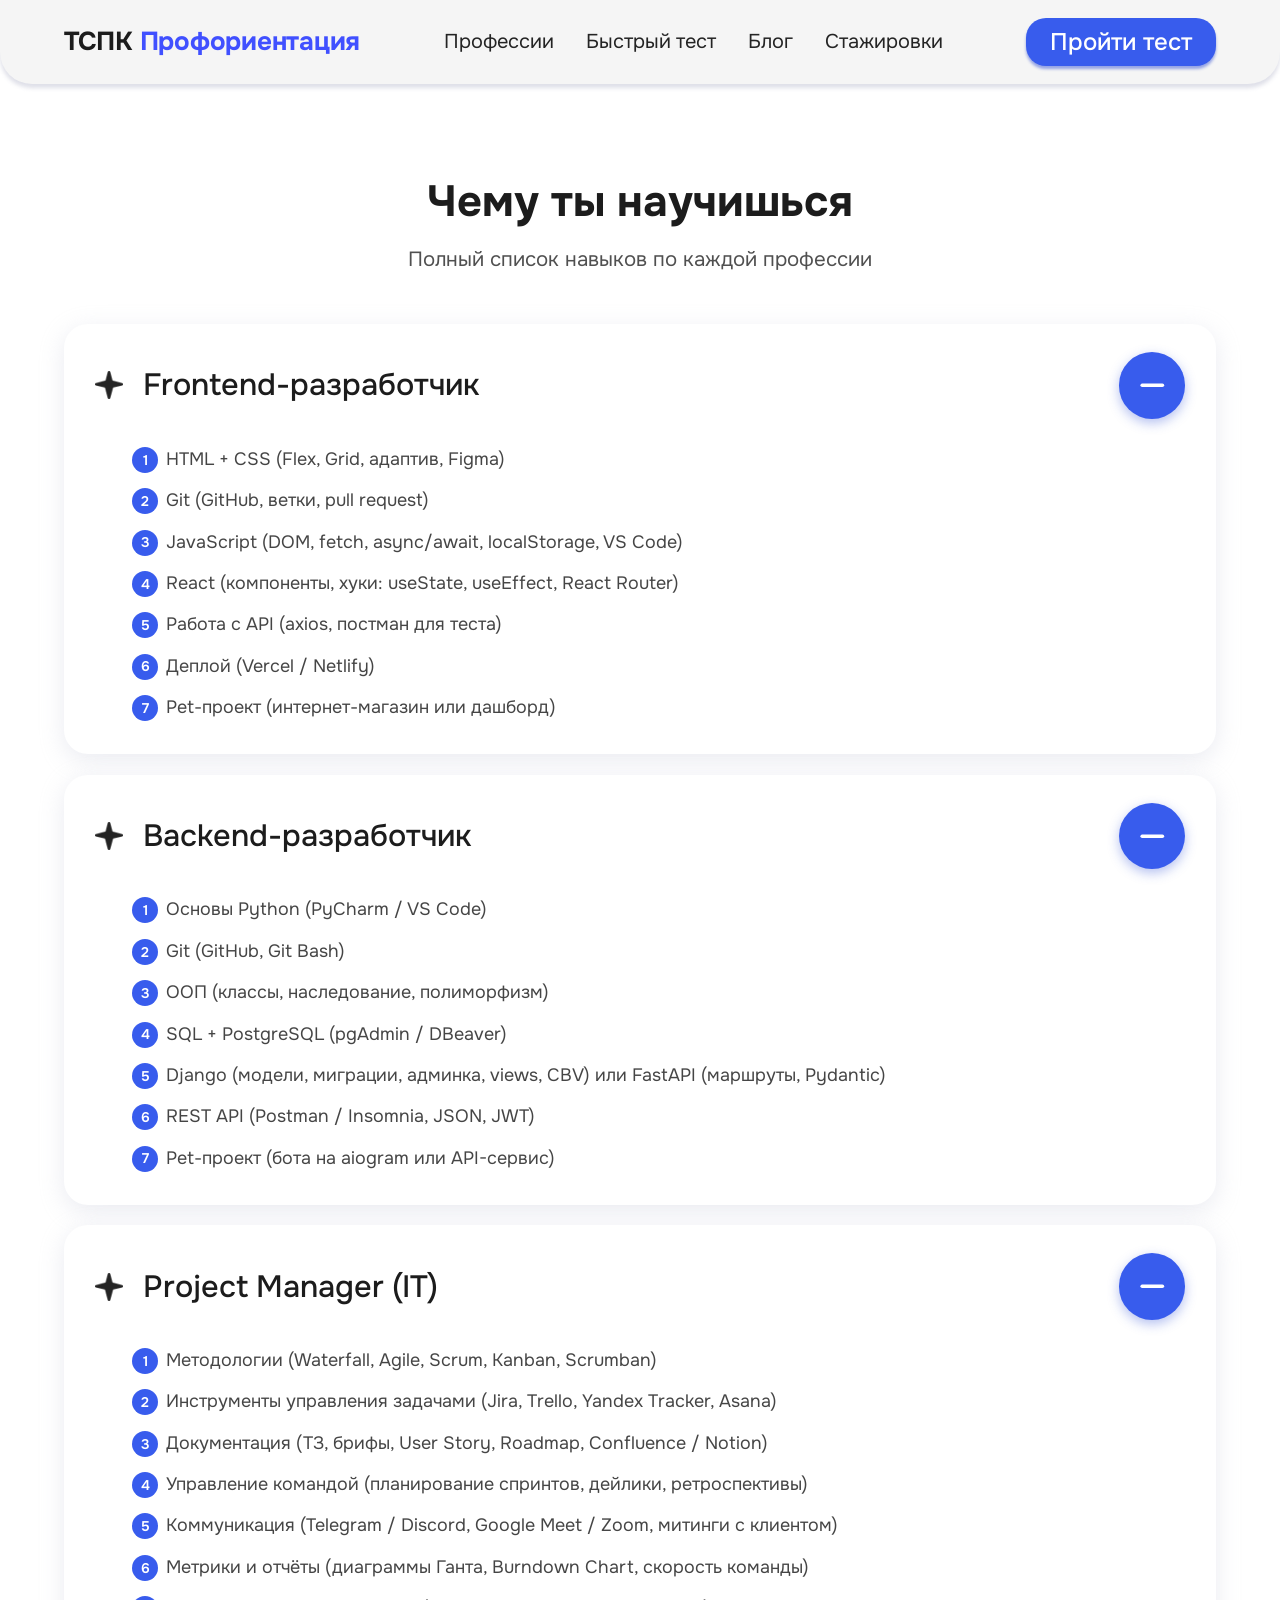
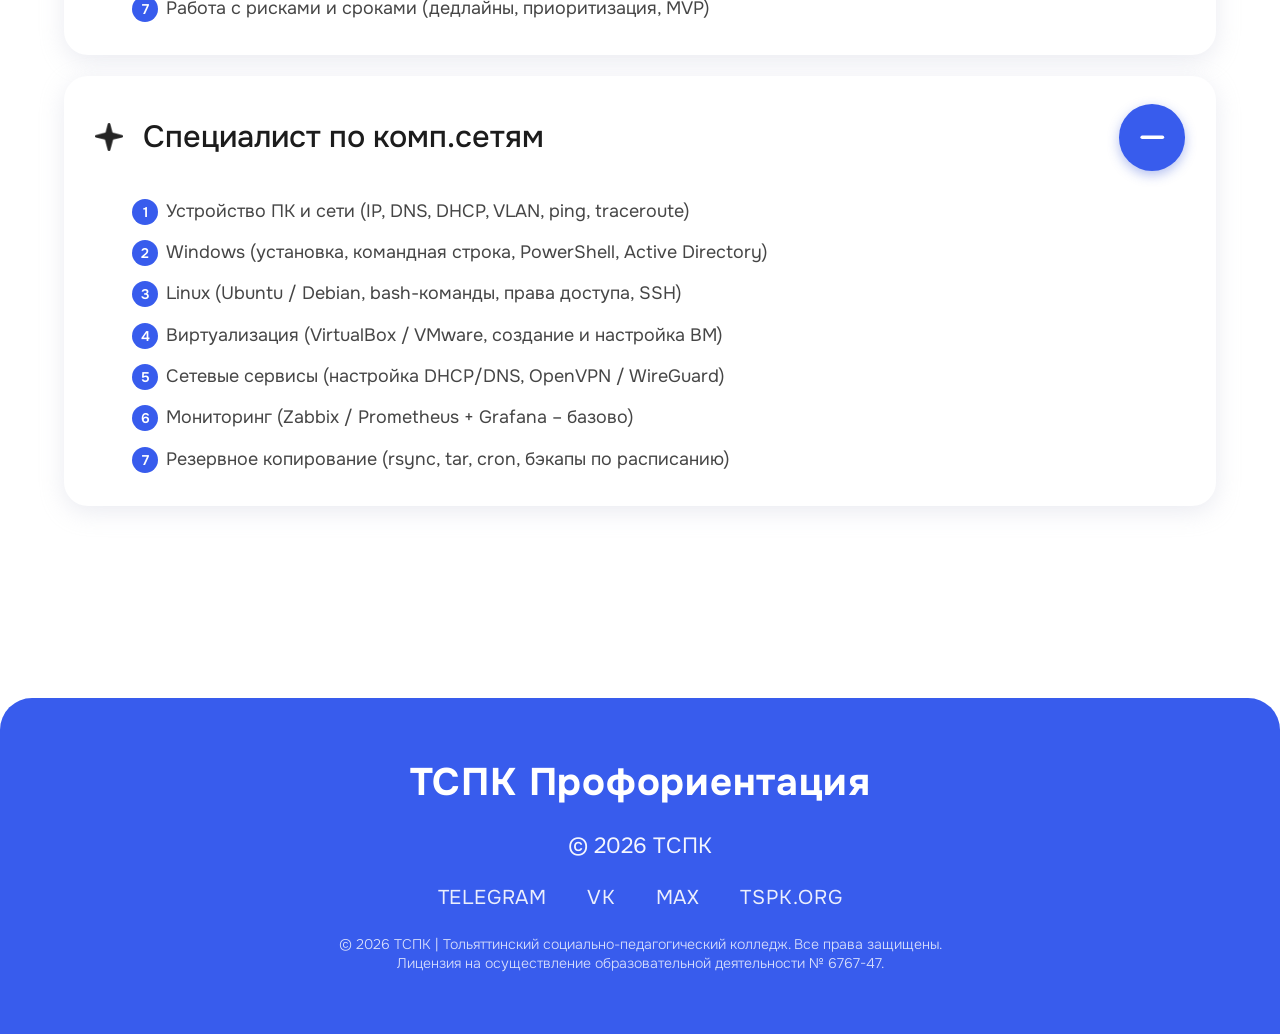
<file: faq.html>
<!DOCTYPE html>
<html lang="ru">
<head>
  <meta charset="UTF-8">
  <meta name="viewport" content="width=device-width, initial-scale=1.0">
  <title>Чему ты научишься — ТСПК Профориентация</title>
  <link rel="stylesheet" href="css/style.css">
  <link rel="stylesheet" href="css/pages.css">
</head>
<body>

  <!-- ШАПКА -->
  <header class="site-header">
    <div class="container">
      <a class="logo" href="index.html">ТСПК <span>Профориентация</span></a>
      <nav class="nav-links" id="navLinks">
        <a href="professions.html">Профессии</a>
        <a href="https://practicum.yandex.ru/promo/test" target="_blank" rel="noopener">Быстрый тест</a>
        <a href="blog.html">Блог</a>
        <a href="internships.html">Стажировки</a>
      </nav>
      <a class="btn header-cta" href="https://practicum.yandex.ru/promo/test" target="_blank" rel="noopener">Пройти тест</a>
      <button class="burger" id="burger" aria-label="Открыть меню" aria-expanded="false">
        <span></span><span></span><span></span>
      </button>
    </div>
  </header>

  <main>
    <!-- НАВЫКИ ПРОФЕССИЙ (аккордеон) -->
    <section class="section acc-section">
      <div class="container">
        <div class="acc-section__head">
          <h2 class="acc-section__title">Чему ты научишься</h2>
          <p class="acc-section__subtitle">Полный список навыков по каждой профессии</p>
        </div>

        <div class="acc" data-accordion>
          <!-- Frontend-разработчик -->
          <div class="acc__item is-open">
            <button class="acc__head" type="button">
              <img class="acc__star" src="assets/img/star-black.png" alt="" aria-hidden="true">
              <span class="acc__title">Frontend-разработчик</span>
              <span class="acc__toggle" aria-hidden="true">
                <svg class="icon-plus" viewBox="0 0 24 24" fill="none" stroke="currentColor" stroke-width="2.5" stroke-linecap="round"><path d="M12 5v14M5 12h14"/></svg>
                <svg class="icon-minus" viewBox="0 0 24 24" fill="none" stroke="currentColor" stroke-width="2.5" stroke-linecap="round"><path d="M5 12h14"/></svg>
              </span>
            </button>
            <div class="acc__body"><div class="acc__body-inner"><div class="acc__content">
              <ol class="acc__list">
                <li>HTML + CSS (Flex, Grid, адаптив, Figma)</li>
                <li>Git (GitHub, ветки, pull request)</li>
                <li>JavaScript (DOM, fetch, async/await, localStorage, VS Code)</li>
                <li>React (компоненты, хуки: useState, useEffect, React Router)</li>
                <li>Работа с API (axios, постман для теста)</li>
                <li>Деплой (Vercel / Netlify)</li>
                <li>Pet-проект (интернет-магазин или дашборд)</li>
              </ol>
            </div></div></div>
          </div>

          <!-- Backend-разработчик -->
          <div class="acc__item is-open">
            <button class="acc__head" type="button">
              <img class="acc__star" src="assets/img/star-black.png" alt="" aria-hidden="true">
              <span class="acc__title">Backend-разработчик</span>
              <span class="acc__toggle" aria-hidden="true">
                <svg class="icon-plus" viewBox="0 0 24 24" fill="none" stroke="currentColor" stroke-width="2.5" stroke-linecap="round"><path d="M12 5v14M5 12h14"/></svg>
                <svg class="icon-minus" viewBox="0 0 24 24" fill="none" stroke="currentColor" stroke-width="2.5" stroke-linecap="round"><path d="M5 12h14"/></svg>
              </span>
            </button>
            <div class="acc__body"><div class="acc__body-inner"><div class="acc__content">
              <ol class="acc__list">
                <li>Основы Python (PyCharm / VS Code)</li>
                <li>Git (GitHub, Git Bash)</li>
                <li>ООП (классы, наследование, полиморфизм)</li>
                <li>SQL + PostgreSQL (pgAdmin / DBeaver)</li>
                <li>Django (модели, миграции, админка, views, CBV) или FastAPI (маршруты, Pydantic)</li>
                <li>REST API (Postman / Insomnia, JSON, JWT)</li>
                <li>Pet-проект (бота на aiogram или API-сервис)</li>
              </ol>
            </div></div></div>
          </div>

          <!-- Project Manager (IT) -->
          <div class="acc__item is-open">
            <button class="acc__head" type="button">
              <img class="acc__star" src="assets/img/star-black.png" alt="" aria-hidden="true">
              <span class="acc__title">Project Manager (IT)</span>
              <span class="acc__toggle" aria-hidden="true">
                <svg class="icon-plus" viewBox="0 0 24 24" fill="none" stroke="currentColor" stroke-width="2.5" stroke-linecap="round"><path d="M12 5v14M5 12h14"/></svg>
                <svg class="icon-minus" viewBox="0 0 24 24" fill="none" stroke="currentColor" stroke-width="2.5" stroke-linecap="round"><path d="M5 12h14"/></svg>
              </span>
            </button>
            <div class="acc__body"><div class="acc__body-inner"><div class="acc__content">
              <ol class="acc__list">
                <li>Методологии (Waterfall, Agile, Scrum, Kanban, Scrumban)</li>
                <li>Инструменты управления задачами (Jira, Trello, Yandex Tracker, Asana)</li>
                <li>Документация (ТЗ, брифы, User Story, Roadmap, Confluence / Notion)</li>
                <li>Управление командой (планирование спринтов, дейлики, ретроспективы)</li>
                <li>Коммуникация (Telegram / Discord, Google Meet / Zoom, митинги с клиентом)</li>
                <li>Метрики и отчёты (диаграммы Ганта, Burndown Chart, скорость команды)</li>
                <li>Работа с рисками и сроками (дедлайны, приоритизация, MVP)</li>
              </ol>
            </div></div></div>
          </div>

          <!-- Специалист по комп.сетям -->
          <div class="acc__item is-open">
            <button class="acc__head" type="button">
              <img class="acc__star" src="assets/img/star-black.png" alt="" aria-hidden="true">
              <span class="acc__title">Специалист по комп.сетям</span>
              <span class="acc__toggle" aria-hidden="true">
                <svg class="icon-plus" viewBox="0 0 24 24" fill="none" stroke="currentColor" stroke-width="2.5" stroke-linecap="round"><path d="M12 5v14M5 12h14"/></svg>
                <svg class="icon-minus" viewBox="0 0 24 24" fill="none" stroke="currentColor" stroke-width="2.5" stroke-linecap="round"><path d="M5 12h14"/></svg>
              </span>
            </button>
            <div class="acc__body"><div class="acc__body-inner"><div class="acc__content">
              <ol class="acc__list">
                <li>Устройство ПК и сети (IP, DNS, DHCP, VLAN, ping, traceroute)</li>
                <li>Windows (установка, командная строка, PowerShell, Active Directory)</li>
                <li>Linux (Ubuntu / Debian, bash-команды, права доступа, SSH)</li>
                <li>Виртуализация (VirtualBox / VMware, создание и настройка ВМ)</li>
                <li>Сетевые сервисы (настройка DHCP/DNS, OpenVPN / WireGuard)</li>
                <li>Мониторинг (Zabbix / Prometheus + Grafana – базово)</li>
                <li>Резервное копирование (rsync, tar, cron, бэкапы по расписанию)</li>
              </ol>
            </div></div></div>
          </div>
        </div>
      </div>
    </section>
  </main>

  <!-- ПОДВАЛ -->
  <footer class="site-footer">
    <div class="container">
      <div class="footer-logo">ТСПК Профориентация</div>
      <div class="footer-copy">© 2026 ТСПК</div>
      <div class="footer-social">
        <a href="https://t.me/tspktlt">TELEGRAM</a><a href="https://vk.com/tspk63">VK</a><a href="https://max.ru/id6322021849_gos">MAX</a><a href="https://tspk.org/">TSPK.ORG</a>
      </div>
      <p class="footer-legal">© 2026 ТСПК | Тольяттинский социально-педагогический колледж. Все права защищены. Лицензия на осуществление образовательной деятельности № 6767-47.</p>
    </div>
  </footer>

  <script src="js/main.js"></script>
</body>
</html>
</file>
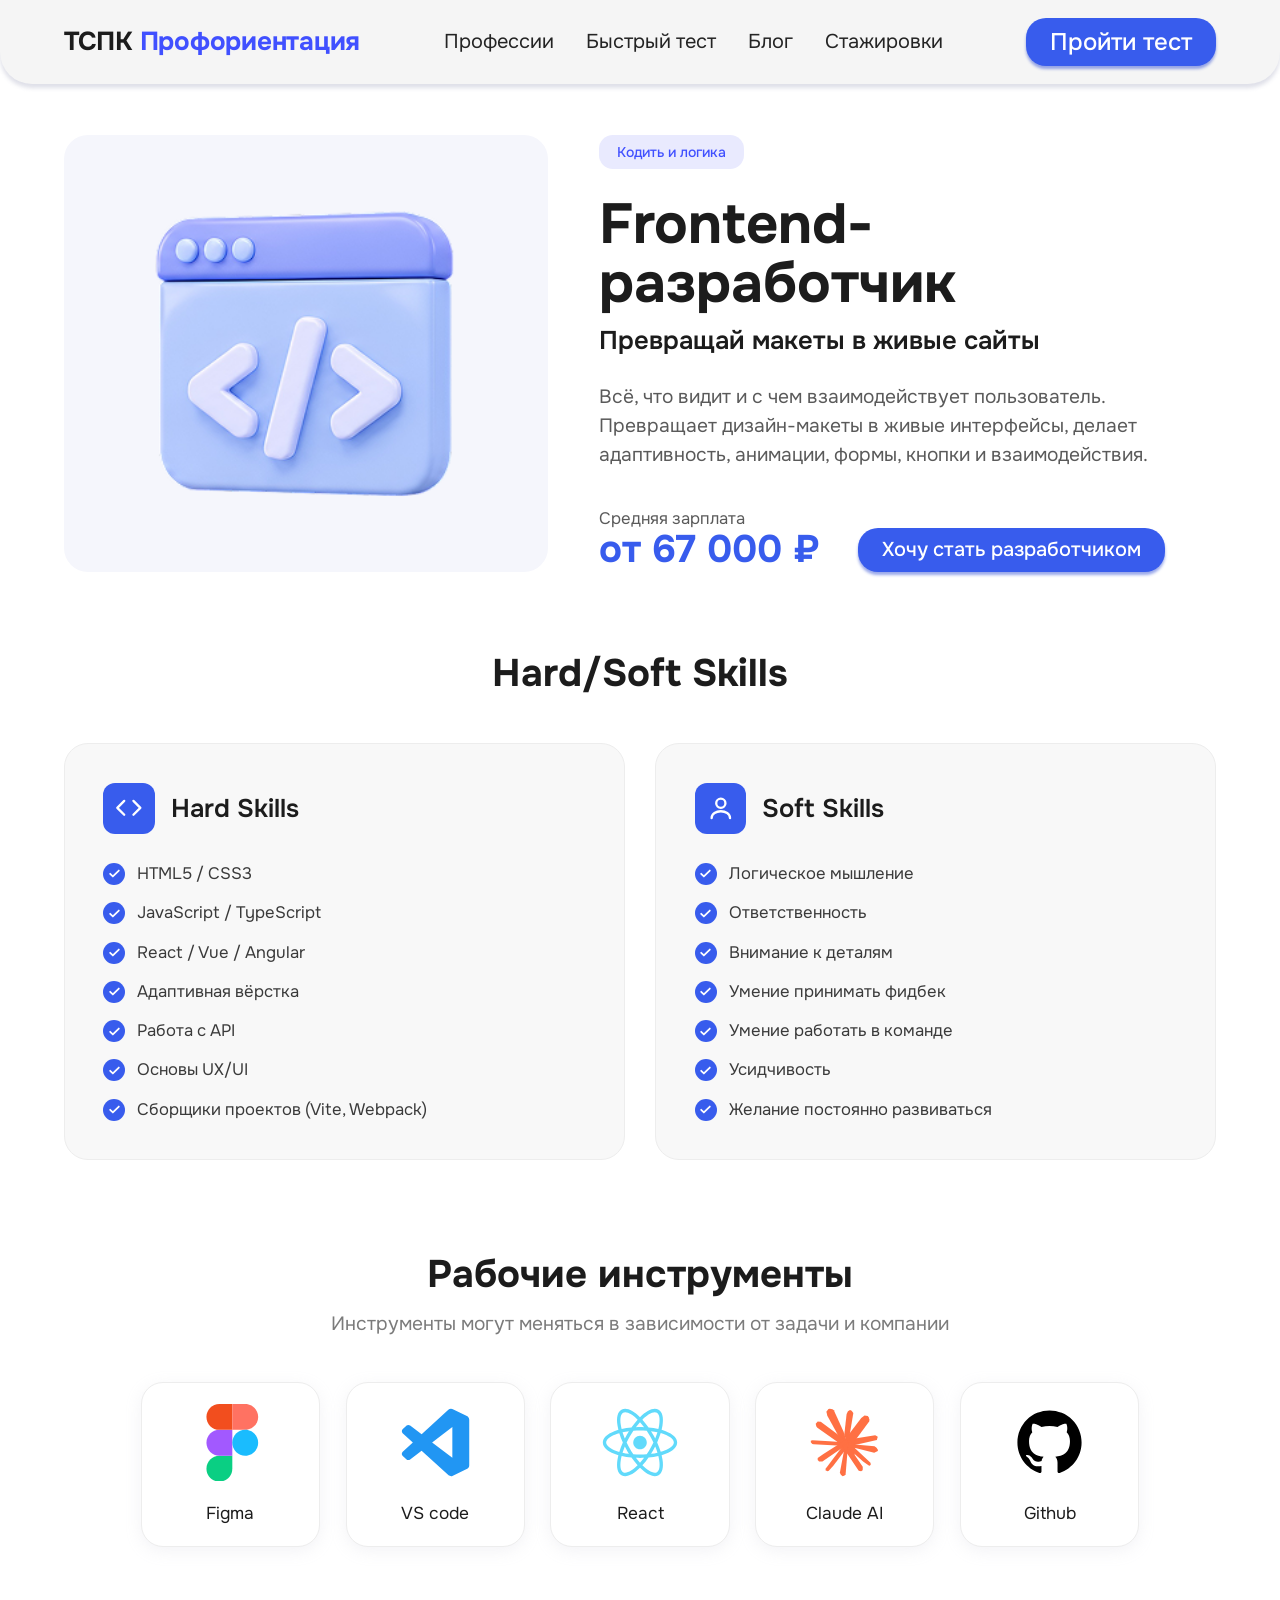
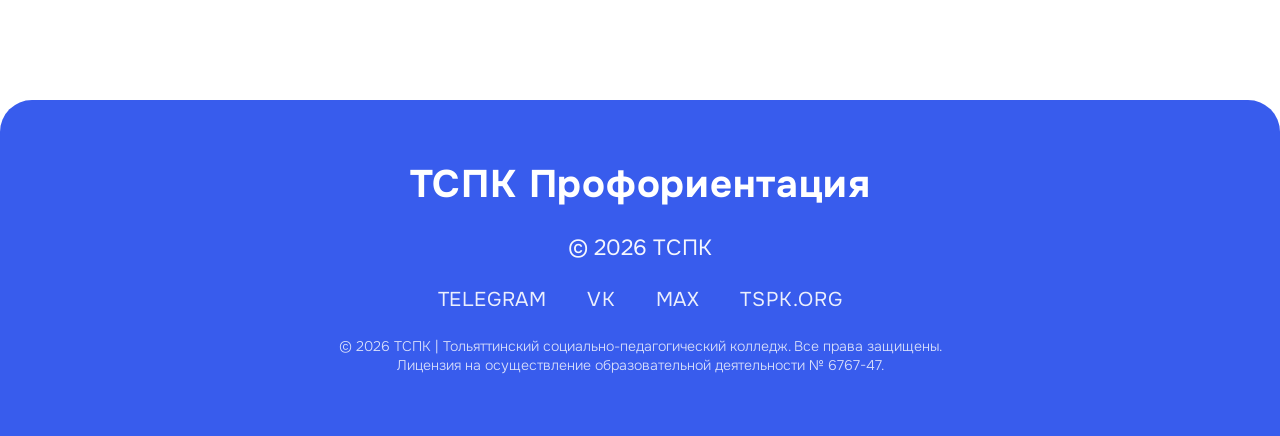
<file: frontend.html>
<!DOCTYPE html>
<html lang="ru">
<head>
  <meta charset="UTF-8">
  <meta name="viewport" content="width=device-width, initial-scale=1.0">
  <title>Frontend-разработчик — ТСПК Профориентация</title>
  <link rel="stylesheet" href="css/style.css">
  <link rel="stylesheet" href="css/pages.css">
</head>
<body>

  <!-- ШАПКА -->
  <header class="site-header">
    <div class="container">
      <a class="logo" href="index.html">ТСПК <span>Профориентация</span></a>
      <nav class="nav-links" id="navLinks">
        <a href="professions.html">Профессии</a>
        <a href="https://practicum.yandex.ru/promo/test" target="_blank" rel="noopener">Быстрый тест</a>
        <a href="blog.html">Блог</a>
        <a href="internships.html">Стажировки</a>
      </nav>
      <a class="btn header-cta" href="https://practicum.yandex.ru/promo/test" target="_blank" rel="noopener">Пройти тест</a>
      <button class="burger" id="burger" aria-label="Открыть меню" aria-expanded="false">
        <span></span><span></span><span></span>
      </button>
    </div>
  </header>

  <main>
    <section class="prof">
      <div class="container">
        <!-- Герой профессии -->
        <div class="prof-hero">
          <div class="prof-hero__media">
            <img src="assets/img/prof-frontend.png" alt="Frontend-разработчик">
          </div>
          <div class="prof-hero__body">
            <span class="prof-badge">Кодить и логика</span>
            <h1 class="prof-hero__title">Frontend-разработчик</h1>
            <p class="prof-hero__subtitle">Превращай макеты в живые сайты</p>
            <p class="prof-hero__desc">Всё, что видит и с чем взаимодействует пользователь. Превращает дизайн-макеты в живые интерфейсы, делает адаптивность, анимации, формы, кнопки и взаимодействия.</p>
            <div class="prof-salary">
              <div>
                <div class="prof-salary__label">Средняя зарплата</div>
                <div class="prof-salary__value">от 67 000 ₽</div>
              </div>
              <a class="btn" href="https://practicum.yandex.ru/promo/test" target="_blank" rel="noopener">Хочу стать разработчиком</a>
            </div>
          </div>
        </div>

        <!-- Hard / Soft Skills -->
        <h2 class="skills-head">Hard/Soft Skills</h2>
        <div class="skills">
          <div class="skill-card">
            <div class="skill-card__head">
              <span class="skill-card__icon">
                <svg viewBox="0 0 24 24" fill="none" stroke="currentColor" stroke-width="2" stroke-linecap="round" stroke-linejoin="round"><path d="M8 6l-6 6 6 6M16 6l6 6-6 6"/></svg>
              </span>
              <span class="skill-card__title">Hard Skills</span>
            </div>
            <ul class="skill-list">
              <li>HTML5 / CSS3</li>
              <li>JavaScript / TypeScript</li>
              <li>React / Vue / Angular</li>
              <li>Адаптивная вёрстка</li>
              <li>Работа с API</li>
              <li>Основы UX/UI</li>
              <li>Сборщики проектов (Vite, Webpack)</li>
            </ul>
          </div>
          <div class="skill-card">
            <div class="skill-card__head">
              <span class="skill-card__icon">
                <svg viewBox="0 0 24 24" fill="none" stroke="currentColor" stroke-width="2" stroke-linecap="round" stroke-linejoin="round"><circle cx="12" cy="8" r="4"/><path d="M4 21c0-4 4-6 8-6s8 2 8 6"/></svg>
              </span>
              <span class="skill-card__title">Soft Skills</span>
            </div>
            <ul class="skill-list">
              <li>Логическое мышление</li>
              <li>Ответственность</li>
              <li>Внимание к деталям</li>
              <li>Умение принимать фидбек</li>
              <li>Умение работать в команде</li>
              <li>Усидчивость</li>
              <li>Желание постоянно развиваться</li>
            </ul>
          </div>
        </div>

        <!-- Рабочие инструменты -->
        <h2 class="tools-head">Рабочие инструменты</h2>
        <p class="tools-sub">Инструменты могут меняться в зависимости от задачи и компании</p>
        <div class="tools">
          <div class="tool-card">
            <span class="tool-card__logo"><img src="assets/icons/figma.svg" alt=""></span>
            <span class="tool-card__name">Figma</span>
          </div>
          <div class="tool-card">
            <span class="tool-card__logo"><img src="assets/icons/vscode.svg" alt=""></span>
            <span class="tool-card__name">VS code</span>
          </div>
          <div class="tool-card">
            <span class="tool-card__logo"><img src="assets/icons/react.svg" alt=""></span>
            <span class="tool-card__name">React</span>
          </div>
          <div class="tool-card">
            <span class="tool-card__logo"><img src="assets/icons/claude.svg" alt=""></span>
            <span class="tool-card__name">Claude AI</span>
          </div>
          <div class="tool-card">
            <span class="tool-card__logo"><img src="assets/icons/github.svg" alt=""></span>
            <span class="tool-card__name">Github</span>
          </div>
        </div>
      </div>
    </section>
  </main>

  <!-- ПОДВАЛ -->
  <footer class="site-footer">
    <div class="container">
      <div class="footer-logo">ТСПК Профориентация</div>
      <div class="footer-copy">© 2026 ТСПК</div>
      <div class="footer-social">
        <a href="https://t.me/tspktlt">TELEGRAM</a><a href="https://vk.com/tspk63">VK</a><a href="https://max.ru/id6322021849_gos">MAX</a><a href="https://tspk.org/">TSPK.ORG</a>
      </div>
      <p class="footer-legal">© 2026 ТСПК | Тольяттинский социально-педагогический колледж. Все права защищены. Лицензия на осуществление образовательной деятельности № 6767-47.</p>
    </div>
  </footer>

  <script src="js/main.js"></script>
</body>
</html>
</file>
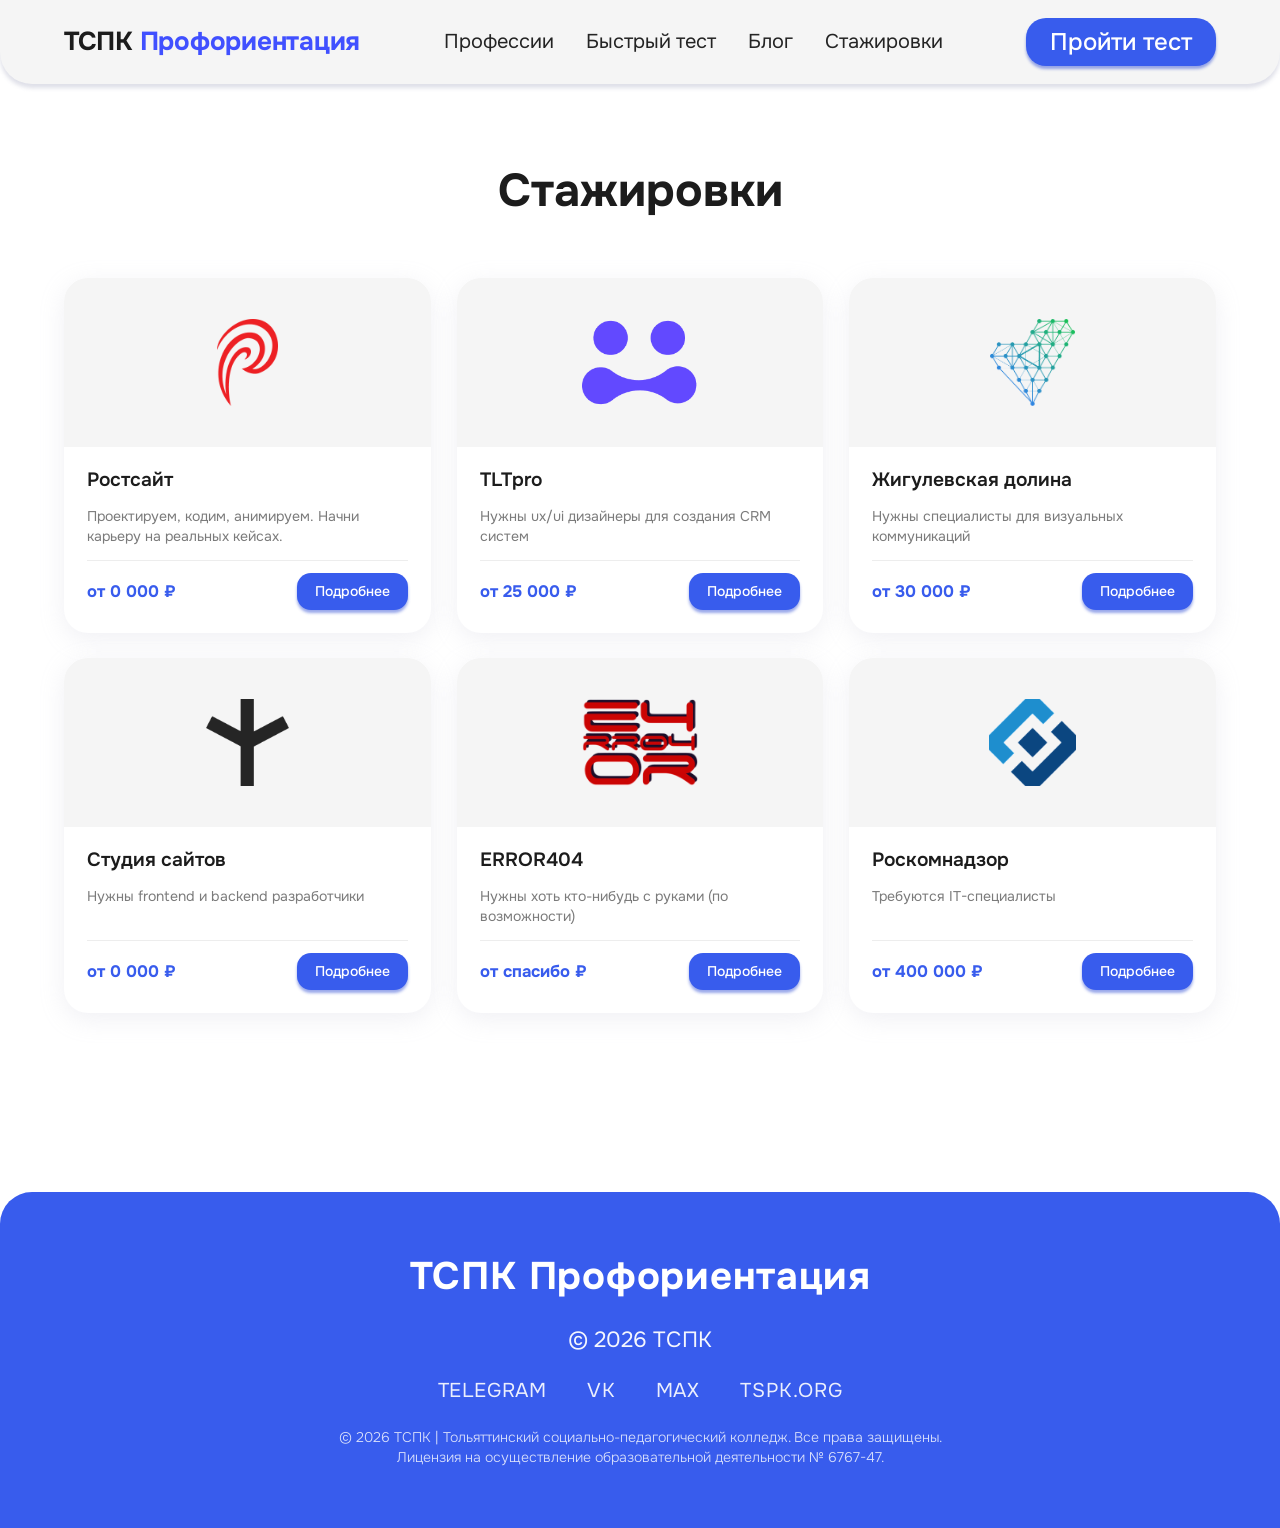
<file: internships.html>
<!DOCTYPE html>
<html lang="ru">
<head>
  <meta charset="UTF-8">
  <meta name="viewport" content="width=device-width, initial-scale=1.0">
  <title>Стажировки — ТСПК Профориентация</title>
  <link rel="stylesheet" href="css/style.css">
  <link rel="stylesheet" href="css/pages.css">
</head>
<body>

  <!-- ШАПКА -->
  <header class="site-header">
    <div class="container">
      <a class="logo" href="index.html">ТСПК <span>Профориентация</span></a>
      <nav class="nav-links" id="navLinks">
        <a href="professions.html">Профессии</a>
        <a href="https://practicum.yandex.ru/promo/test" target="_blank" rel="noopener">Быстрый тест</a>
        <a href="blog.html">Блог</a>
        <a href="internships.html">Стажировки</a>
      </nav>
      <a class="btn header-cta" href="https://practicum.yandex.ru/promo/test" target="_blank" rel="noopener">Пройти тест</a>
      <button class="burger" id="burger" aria-label="Открыть меню" aria-expanded="false">
        <span></span><span></span><span></span>
      </button>
    </div>
  </header>

  <main>
    <section class="page">
      <div class="container">
        <h1 class="page-title">Стажировки</h1>
        <div class="card-grid">

          <a class="info-card info-card--logo" href="https://rostsayt.ru/" target="_blank" rel="noopener">
            <div class="info-card__media"><img src="assets/img/intern-1.png" alt="Ростсайт"></div>
            <div class="info-card__body">
              <h3 class="info-card__title">Ростсайт</h3>
              <p class="info-card__desc">Проектируем, кодим, анимируем. Начни карьеру на реальных кейсах.</p>
              <hr class="info-card__divider">
              <div class="info-card__footer">
                <span class="info-card__price">от 0 000 ₽</span>
                <span class="info-card__btn">Подробнее</span>
              </div>
            </div>
          </a>

          <a class="info-card info-card--logo" href="https://tltpro.org/" target="_blank" rel="noopener">
            <div class="info-card__media"><img src="assets/img/intern-2.png" alt="TLTpro"></div>
            <div class="info-card__body">
              <h3 class="info-card__title">TLTpro</h3>
              <p class="info-card__desc">Нужны ux/ui дизайнеры для создания CRM систем</p>
              <hr class="info-card__divider">
              <div class="info-card__footer">
                <span class="info-card__price">от 25 000 ₽</span>
                <span class="info-card__btn">Подробнее</span>
              </div>
            </div>
          </a>

          <a class="info-card info-card--logo" href="https://dolinatlt.ru/" target="_blank" rel="noopener">
            <div class="info-card__media"><img src="assets/img/intern-3.png" alt="Жигулевская долина"></div>
            <div class="info-card__body">
              <h3 class="info-card__title">Жигулевская долина</h3>
              <p class="info-card__desc">Нужны специалисты для визуальных коммуникаций</p>
              <hr class="info-card__divider">
              <div class="info-card__footer">
                <span class="info-card__price">от 30 000 ₽</span>
                <span class="info-card__btn">Подробнее</span>
              </div>
            </div>
          </a>

          <a class="info-card info-card--logo" href="https://studio-websites.ru/" target="_blank" rel="noopener">
            <div class="info-card__media"><img src="assets/img/intern-4.png" alt="Студия сайтов"></div>
            <div class="info-card__body">
              <h3 class="info-card__title">Студия сайтов</h3>
              <p class="info-card__desc">Нужны frontend и backend разработчики</p>
              <hr class="info-card__divider">
              <div class="info-card__footer">
                <span class="info-card__price">от 0 000 ₽</span>
                <span class="info-card__btn">Подробнее</span>
              </div>
            </div>
          </a>

          <a class="info-card info-card--logo" href="http://error404club.ru/" target="_blank" rel="noopener">
            <div class="info-card__media"><img src="assets/img/intern-5.png" alt="ERROR404"></div>
            <div class="info-card__body">
              <h3 class="info-card__title">ERROR404</h3>
              <p class="info-card__desc">Нужны хоть кто-нибудь с руками (по возможности)</p>
              <hr class="info-card__divider">
              <div class="info-card__footer">
                <span class="info-card__price">от спасибо ₽</span>
                <span class="info-card__btn">Подробнее</span>
              </div>
            </div>
          </a>

          <a class="info-card info-card--logo" href="https://rkn.gov.ru/" target="_blank" rel="noopener">
            <div class="info-card__media"><img src="assets/img/intern-6.png" alt="Роскомнадзор"></div>
            <div class="info-card__body">
              <h3 class="info-card__title">Роскомнадзор</h3>
              <p class="info-card__desc">Требуются IT-специалисты</p>
              <hr class="info-card__divider">
              <div class="info-card__footer">
                <span class="info-card__price">от 400 000 ₽</span>
                <span class="info-card__btn">Подробнее</span>
              </div>
            </div>
          </a>

        </div>
      </div>
    </section>
  </main>

  <!-- ПОДВАЛ -->
  <footer class="site-footer">
    <div class="container">
      <div class="footer-logo">ТСПК Профориентация</div>
      <div class="footer-copy">© 2026 ТСПК</div>
      <div class="footer-social">
        <a href="https://t.me/tspktlt">TELEGRAM</a><a href="https://vk.com/tspk63">VK</a><a href="https://max.ru/id6322021849_gos">MAX</a><a href="https://tspk.org/">TSPK.ORG</a>
      </div>
      <p class="footer-legal">© 2026 ТСПК | Тольяттинский социально-педагогический колледж. Все права защищены. Лицензия на осуществление образовательной деятельности № 6767-47.</p>
    </div>
  </footer>

  <script src="js/main.js"></script>
</body>
</html>
</file>
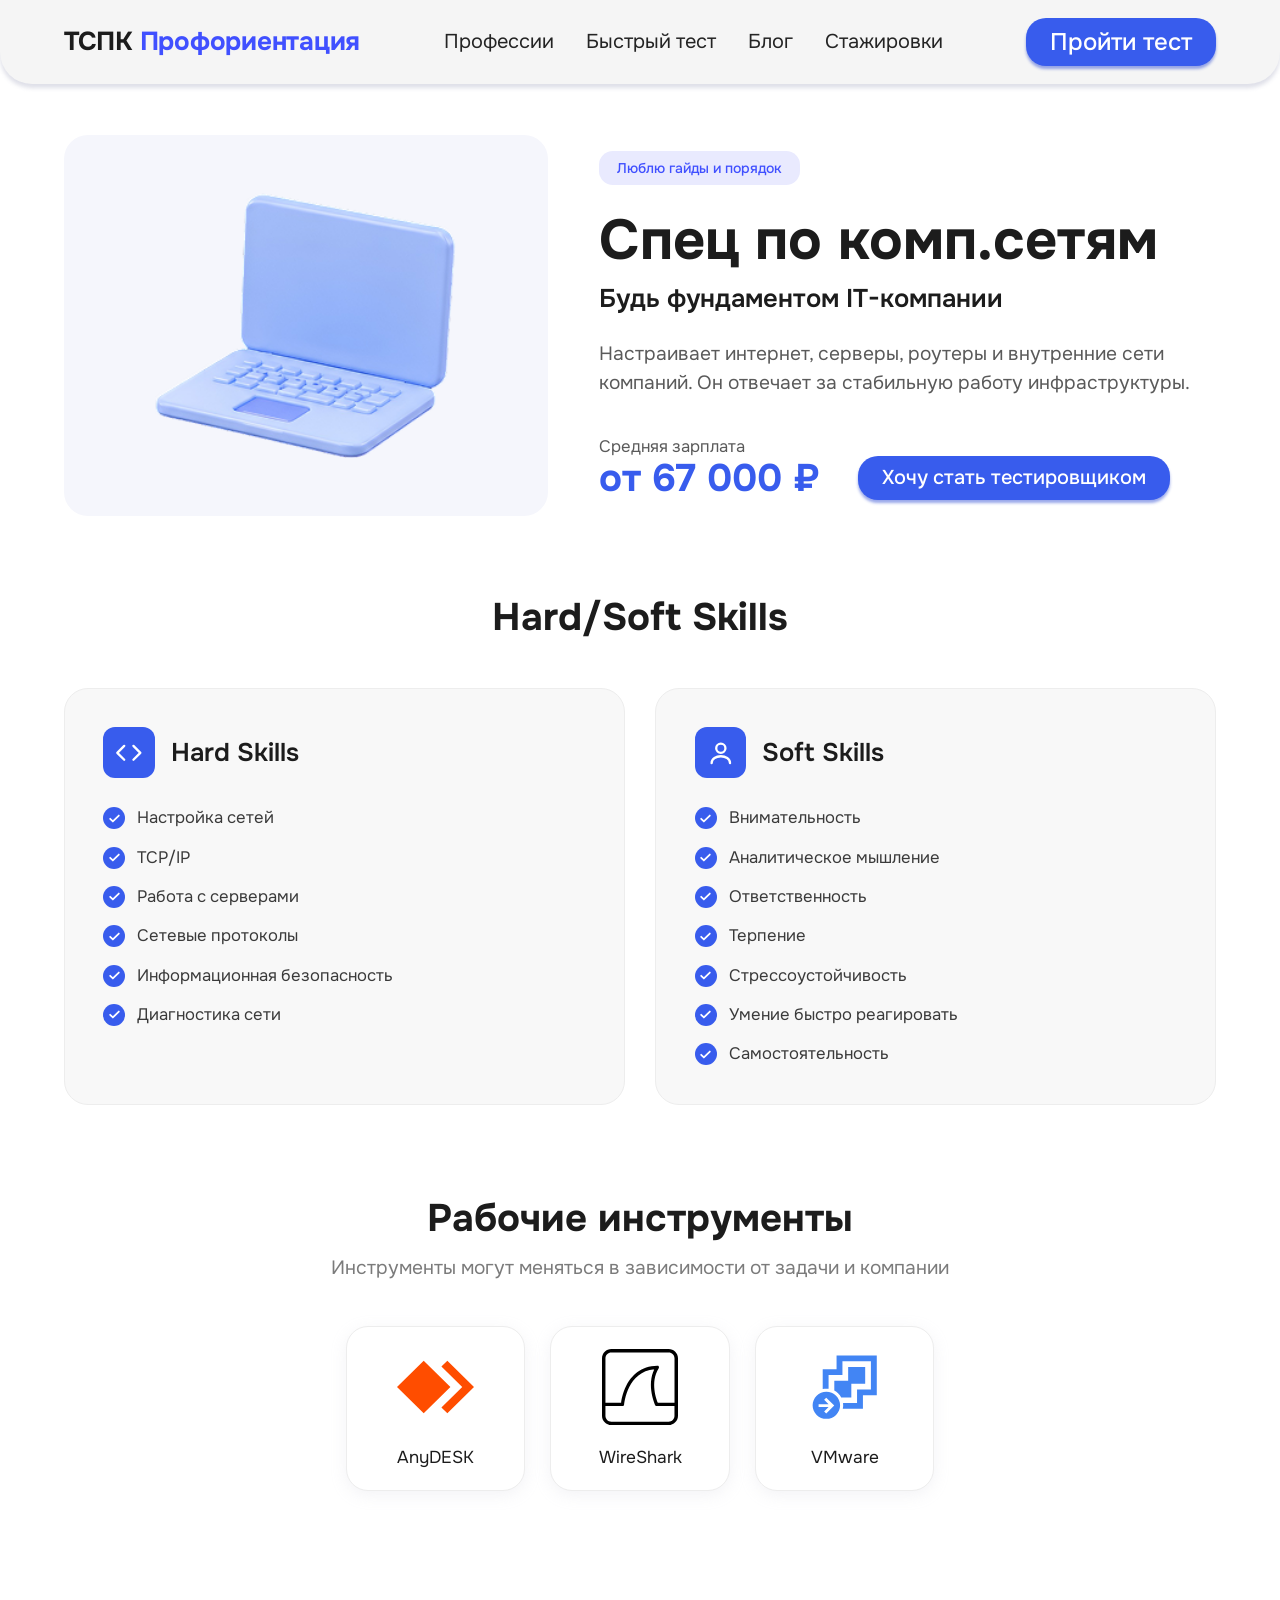
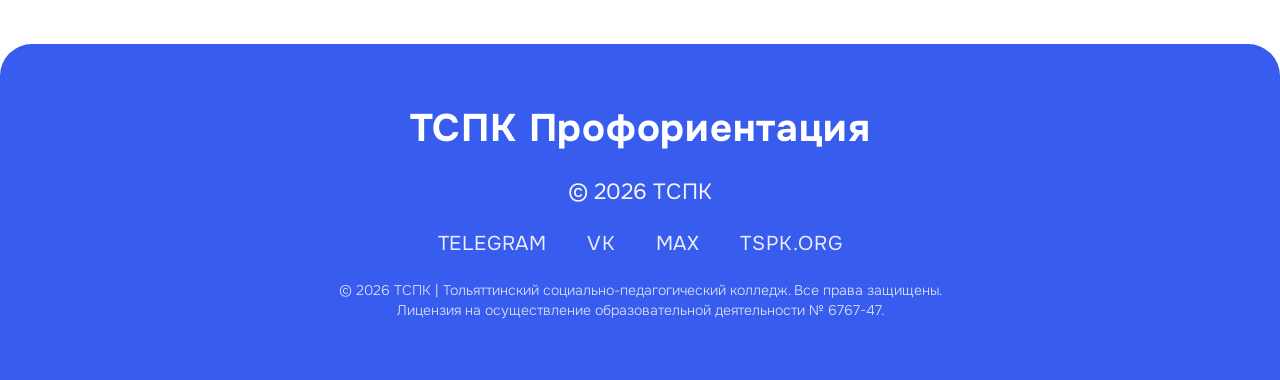
<file: network.html>
<!DOCTYPE html>
<html lang="ru">
<head>
  <meta charset="UTF-8">
  <meta name="viewport" content="width=device-width, initial-scale=1.0">
  <title>Специалист по комп. сетям — ТСПК Профориентация</title>
  <link rel="stylesheet" href="css/style.css">
  <link rel="stylesheet" href="css/pages.css">
</head>
<body>

  <!-- ШАПКА -->
  <header class="site-header">
    <div class="container">
      <a class="logo" href="index.html">ТСПК <span>Профориентация</span></a>
      <nav class="nav-links" id="navLinks">
        <a href="professions.html">Профессии</a>
        <a href="https://practicum.yandex.ru/promo/test" target="_blank" rel="noopener">Быстрый тест</a>
        <a href="blog.html">Блог</a>
        <a href="internships.html">Стажировки</a>
      </nav>
      <a class="btn header-cta" href="https://practicum.yandex.ru/promo/test" target="_blank" rel="noopener">Пройти тест</a>
      <button class="burger" id="burger" aria-label="Открыть меню" aria-expanded="false">
        <span></span><span></span><span></span>
      </button>
    </div>
  </header>

  <main>
    <section class="prof">
      <div class="container">
        <!-- Герой профессии -->
        <div class="prof-hero">
          <div class="prof-hero__media">
            <img src="assets/img/prof-network.png" alt="Специалист по комп. сетям">
          </div>
          <div class="prof-hero__body">
            <span class="prof-badge">Люблю гайды и порядок</span>
            <h1 class="prof-hero__title">Спец по комп.сетям</h1>
            <p class="prof-hero__subtitle">Будь фундаментом IT-компании</p>
            <p class="prof-hero__desc">Настраивает интернет, серверы, роутеры и внутренние сети компаний. Он отвечает за стабильную работу инфраструктуры.</p>
            <div class="prof-salary">
              <div>
                <div class="prof-salary__label">Средняя зарплата</div>
                <div class="prof-salary__value">от 67 000 ₽</div>
              </div>
              <a class="btn" href="https://practicum.yandex.ru/promo/test" target="_blank" rel="noopener">Хочу стать тестировщиком</a>
            </div>
          </div>
        </div>

        <!-- Hard / Soft Skills -->
        <h2 class="skills-head">Hard/Soft Skills</h2>
        <div class="skills">
          <div class="skill-card">
            <div class="skill-card__head">
              <span class="skill-card__icon">
                <svg viewBox="0 0 24 24" fill="none" stroke="currentColor" stroke-width="2" stroke-linecap="round" stroke-linejoin="round"><path d="M8 6l-6 6 6 6M16 6l6 6-6 6"/></svg>
              </span>
              <span class="skill-card__title">Hard Skills</span>
            </div>
            <ul class="skill-list">
              <li>Настройка сетей</li>
              <li>TCP/IP</li>
              <li>Работа с серверами</li>
              <li>Сетевые протоколы</li>
              <li>Информационная безопасность</li>
              <li>Диагностика сети</li>
            </ul>
          </div>
          <div class="skill-card">
            <div class="skill-card__head">
              <span class="skill-card__icon">
                <svg viewBox="0 0 24 24" fill="none" stroke="currentColor" stroke-width="2" stroke-linecap="round" stroke-linejoin="round"><circle cx="12" cy="8" r="4"/><path d="M4 21c0-4 4-6 8-6s8 2 8 6"/></svg>
              </span>
              <span class="skill-card__title">Soft Skills</span>
            </div>
            <ul class="skill-list">
              <li>Внимательность</li>
              <li>Аналитическое мышление</li>
              <li>Ответственность</li>
              <li>Терпение</li>
              <li>Стрессоустойчивость</li>
              <li>Умение быстро реагировать</li>
              <li>Самостоятельность</li>
            </ul>
          </div>
        </div>

        <!-- Рабочие инструменты -->
        <h2 class="tools-head">Рабочие инструменты</h2>
        <p class="tools-sub">Инструменты могут меняться в зависимости от задачи и компании</p>
        <div class="tools">
          <div class="tool-card">
            <span class="tool-card__logo"><img src="assets/icons/anydesk.svg" alt=""></span>
            <span class="tool-card__name">AnyDESK</span>
          </div>
          <div class="tool-card">
            <span class="tool-card__logo"><img src="assets/icons/wireshark.svg" alt=""></span>
            <span class="tool-card__name">WireShark</span>
          </div>
          <div class="tool-card">
            <span class="tool-card__logo"><img src="assets/icons/vmware.svg" alt=""></span>
            <span class="tool-card__name">VMware</span>
          </div>
        </div>
      </div>
    </section>
  </main>

  <!-- ПОДВАЛ -->
  <footer class="site-footer">
    <div class="container">
      <div class="footer-logo">ТСПК Профориентация</div>
      <div class="footer-copy">© 2026 ТСПК</div>
      <div class="footer-social">
        <a href="https://t.me/tspktlt">TELEGRAM</a><a href="https://vk.com/tspk63">VK</a><a href="https://max.ru/id6322021849_gos">MAX</a><a href="https://tspk.org/">TSPK.ORG</a>
      </div>
      <p class="footer-legal">© 2026 ТСПК | Тольяттинский социально-педагогический колледж. Все права защищены. Лицензия на осуществление образовательной деятельности № 6767-47.</p>
    </div>
  </footer>

  <script src="js/main.js"></script>
</body>
</html>
</file>
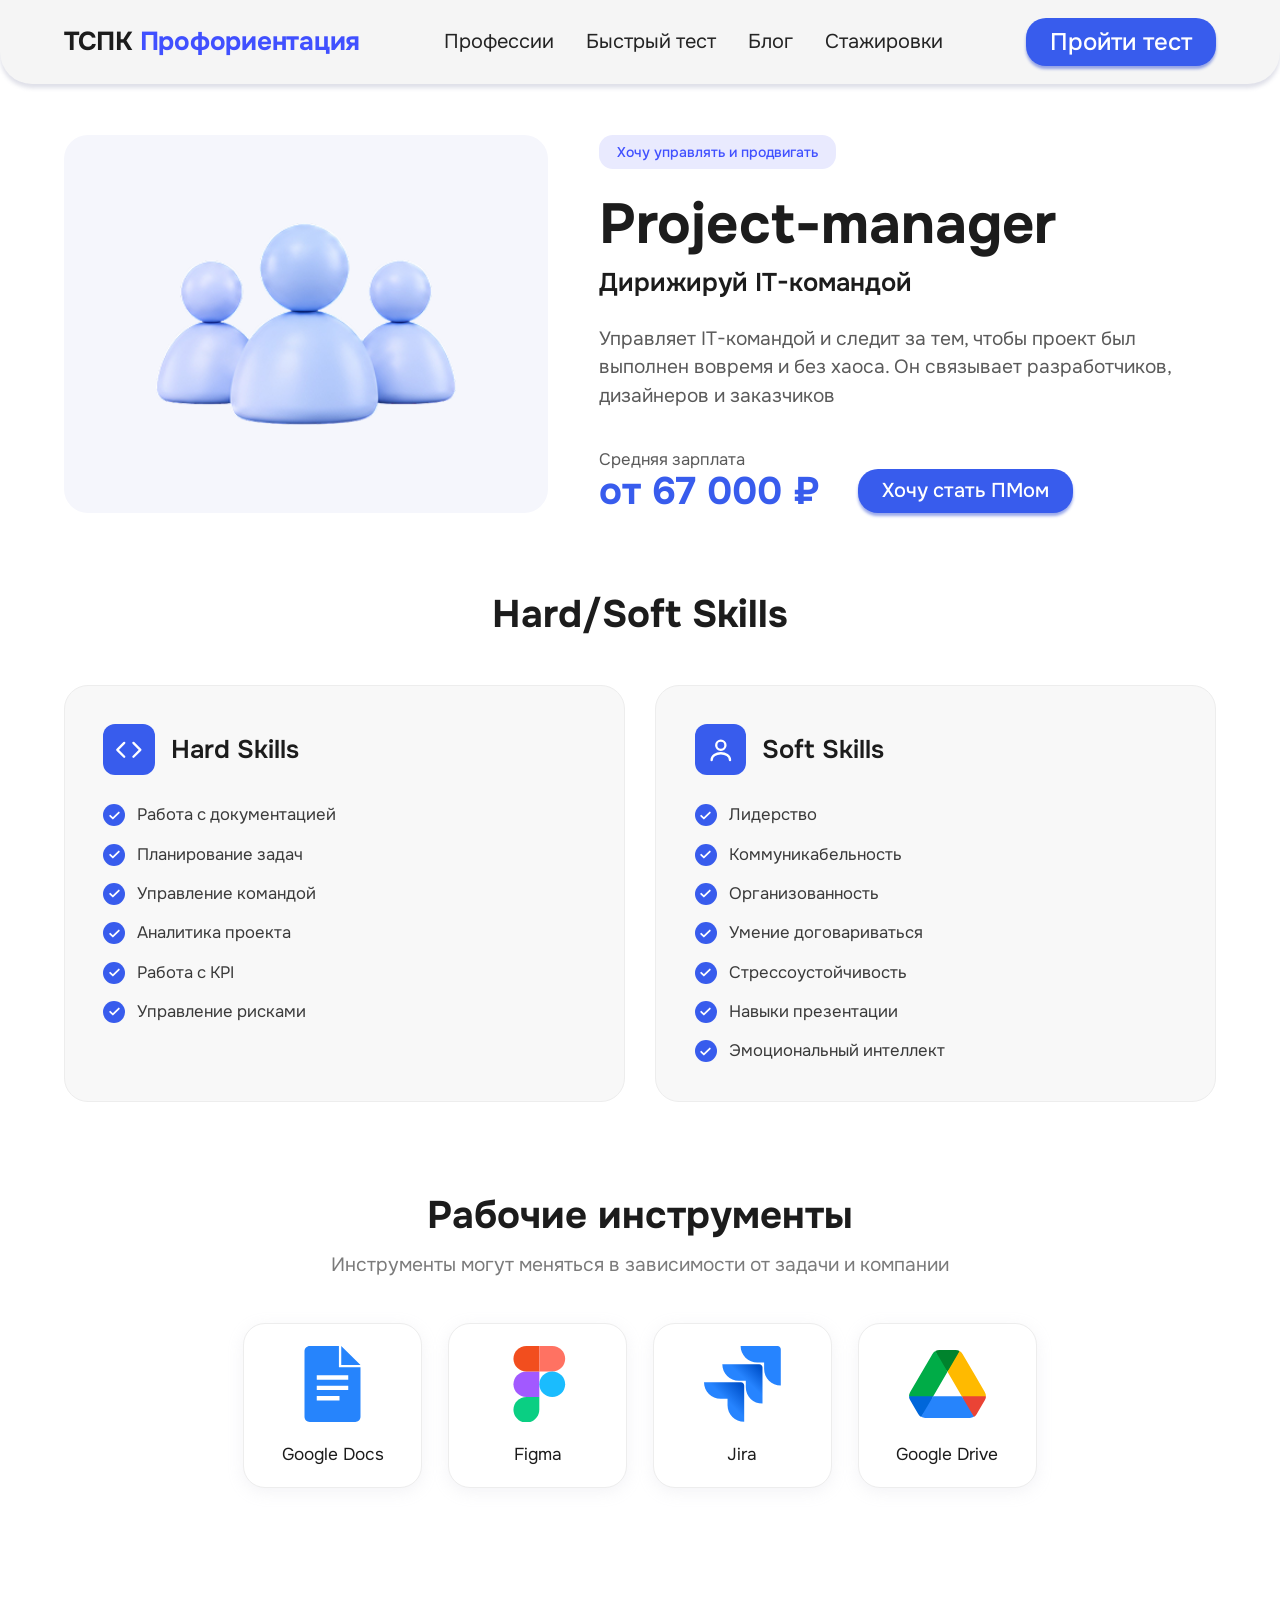
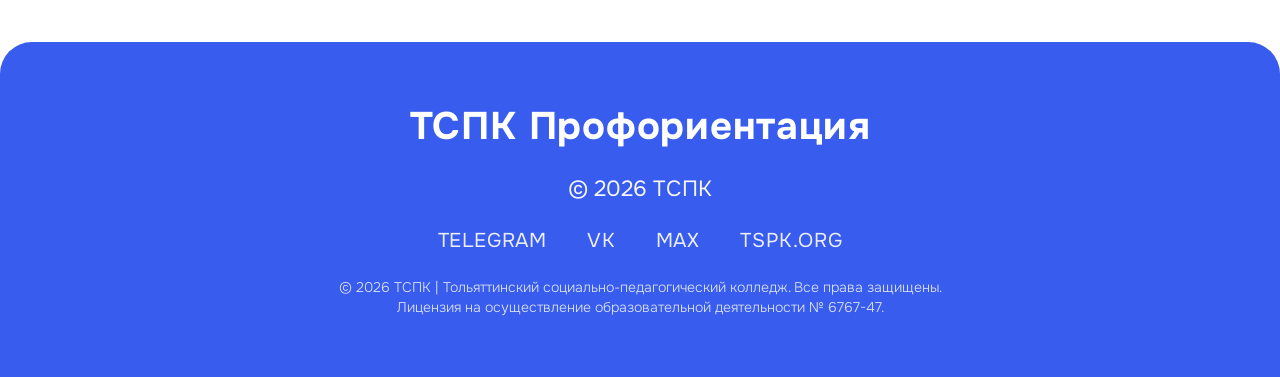
<file: pm.html>
<!DOCTYPE html>
<html lang="ru">
<head>
  <meta charset="UTF-8">
  <meta name="viewport" content="width=device-width, initial-scale=1.0">
  <title>Project Manager — ТСПК Профориентация</title>
  <link rel="stylesheet" href="css/style.css">
  <link rel="stylesheet" href="css/pages.css">
</head>
<body>

  <!-- ШАПКА -->
  <header class="site-header">
    <div class="container">
      <a class="logo" href="index.html">ТСПК <span>Профориентация</span></a>
      <nav class="nav-links" id="navLinks">
        <a href="professions.html">Профессии</a>
        <a href="https://practicum.yandex.ru/promo/test" target="_blank" rel="noopener">Быстрый тест</a>
        <a href="blog.html">Блог</a>
        <a href="internships.html">Стажировки</a>
      </nav>
      <a class="btn header-cta" href="https://practicum.yandex.ru/promo/test" target="_blank" rel="noopener">Пройти тест</a>
      <button class="burger" id="burger" aria-label="Открыть меню" aria-expanded="false">
        <span></span><span></span><span></span>
      </button>
    </div>
  </header>

  <main>
    <section class="prof">
      <div class="container">
        <!-- Герой профессии -->
        <div class="prof-hero">
          <div class="prof-hero__media">
            <img src="assets/img/prof-pm.png" alt="Project Manager">
          </div>
          <div class="prof-hero__body">
            <span class="prof-badge">Хочу управлять и продвигать</span>
            <h1 class="prof-hero__title">Project-manager</h1>
            <p class="prof-hero__subtitle">Дирижируй IT-командой</p>
            <p class="prof-hero__desc">Управляет IT-командой и следит за тем, чтобы проект был выполнен вовремя и без хаоса. Он связывает разработчиков, дизайнеров и заказчиков</p>
            <div class="prof-salary">
              <div>
                <div class="prof-salary__label">Средняя зарплата</div>
                <div class="prof-salary__value">от 67 000 ₽</div>
              </div>
              <a class="btn" href="https://practicum.yandex.ru/promo/test" target="_blank" rel="noopener">Хочу стать ПМом</a>
            </div>
          </div>
        </div>

        <!-- Hard / Soft Skills -->
        <h2 class="skills-head">Hard/Soft Skills</h2>
        <div class="skills">
          <div class="skill-card">
            <div class="skill-card__head">
              <span class="skill-card__icon">
                <svg viewBox="0 0 24 24" fill="none" stroke="currentColor" stroke-width="2" stroke-linecap="round" stroke-linejoin="round"><path d="M8 6l-6 6 6 6M16 6l6 6-6 6"/></svg>
              </span>
              <span class="skill-card__title">Hard Skills</span>
            </div>
            <ul class="skill-list">
              <li>Работа с документацией</li>
              <li>Планирование задач</li>
              <li>Управление командой</li>
              <li>Аналитика проекта</li>
              <li>Работа с KPI</li>
              <li>Управление рисками</li>
            </ul>
          </div>
          <div class="skill-card">
            <div class="skill-card__head">
              <span class="skill-card__icon">
                <svg viewBox="0 0 24 24" fill="none" stroke="currentColor" stroke-width="2" stroke-linecap="round" stroke-linejoin="round"><circle cx="12" cy="8" r="4"/><path d="M4 21c0-4 4-6 8-6s8 2 8 6"/></svg>
              </span>
              <span class="skill-card__title">Soft Skills</span>
            </div>
            <ul class="skill-list">
              <li>Лидерство</li>
              <li>Коммуникабельность</li>
              <li>Организованность</li>
              <li>Умение договариваться</li>
              <li>Стрессоустойчивость</li>
              <li>Навыки презентации</li>
              <li>Эмоциональный интеллект</li>
            </ul>
          </div>
        </div>

        <!-- Рабочие инструменты -->
        <h2 class="tools-head">Рабочие инструменты</h2>
        <p class="tools-sub">Инструменты могут меняться в зависимости от задачи и компании</p>
        <div class="tools">
          <div class="tool-card">
            <span class="tool-card__logo"><img src="assets/icons/googledocs.svg" alt=""></span>
            <span class="tool-card__name">Google Docs</span>
          </div>
          <div class="tool-card">
            <span class="tool-card__logo"><img src="assets/icons/figma.svg" alt=""></span>
            <span class="tool-card__name">Figma</span>
          </div>
          <div class="tool-card">
            <span class="tool-card__logo"><img src="assets/icons/jira.svg" alt=""></span>
            <span class="tool-card__name">Jira</span>
          </div>
          <div class="tool-card">
            <span class="tool-card__logo"><img src="assets/icons/googledrive.svg" alt=""></span>
            <span class="tool-card__name">Google Drive</span>
          </div>
        </div>
      </div>
    </section>
  </main>

  <!-- ПОДВАЛ -->
  <footer class="site-footer">
    <div class="container">
      <div class="footer-logo">ТСПК Профориентация</div>
      <div class="footer-copy">© 2026 ТСПК</div>
      <div class="footer-social">
        <a href="https://t.me/tspktlt">TELEGRAM</a><a href="https://vk.com/tspk63">VK</a><a href="https://max.ru/id6322021849_gos">MAX</a><a href="https://tspk.org/">TSPK.ORG</a>
      </div>
      <p class="footer-legal">© 2026 ТСПК | Тольяттинский социально-педагогический колледж. Все права защищены. Лицензия на осуществление образовательной деятельности № 6767-47.</p>
    </div>
  </footer>

  <script src="js/main.js"></script>
</body>
</html>
</file>
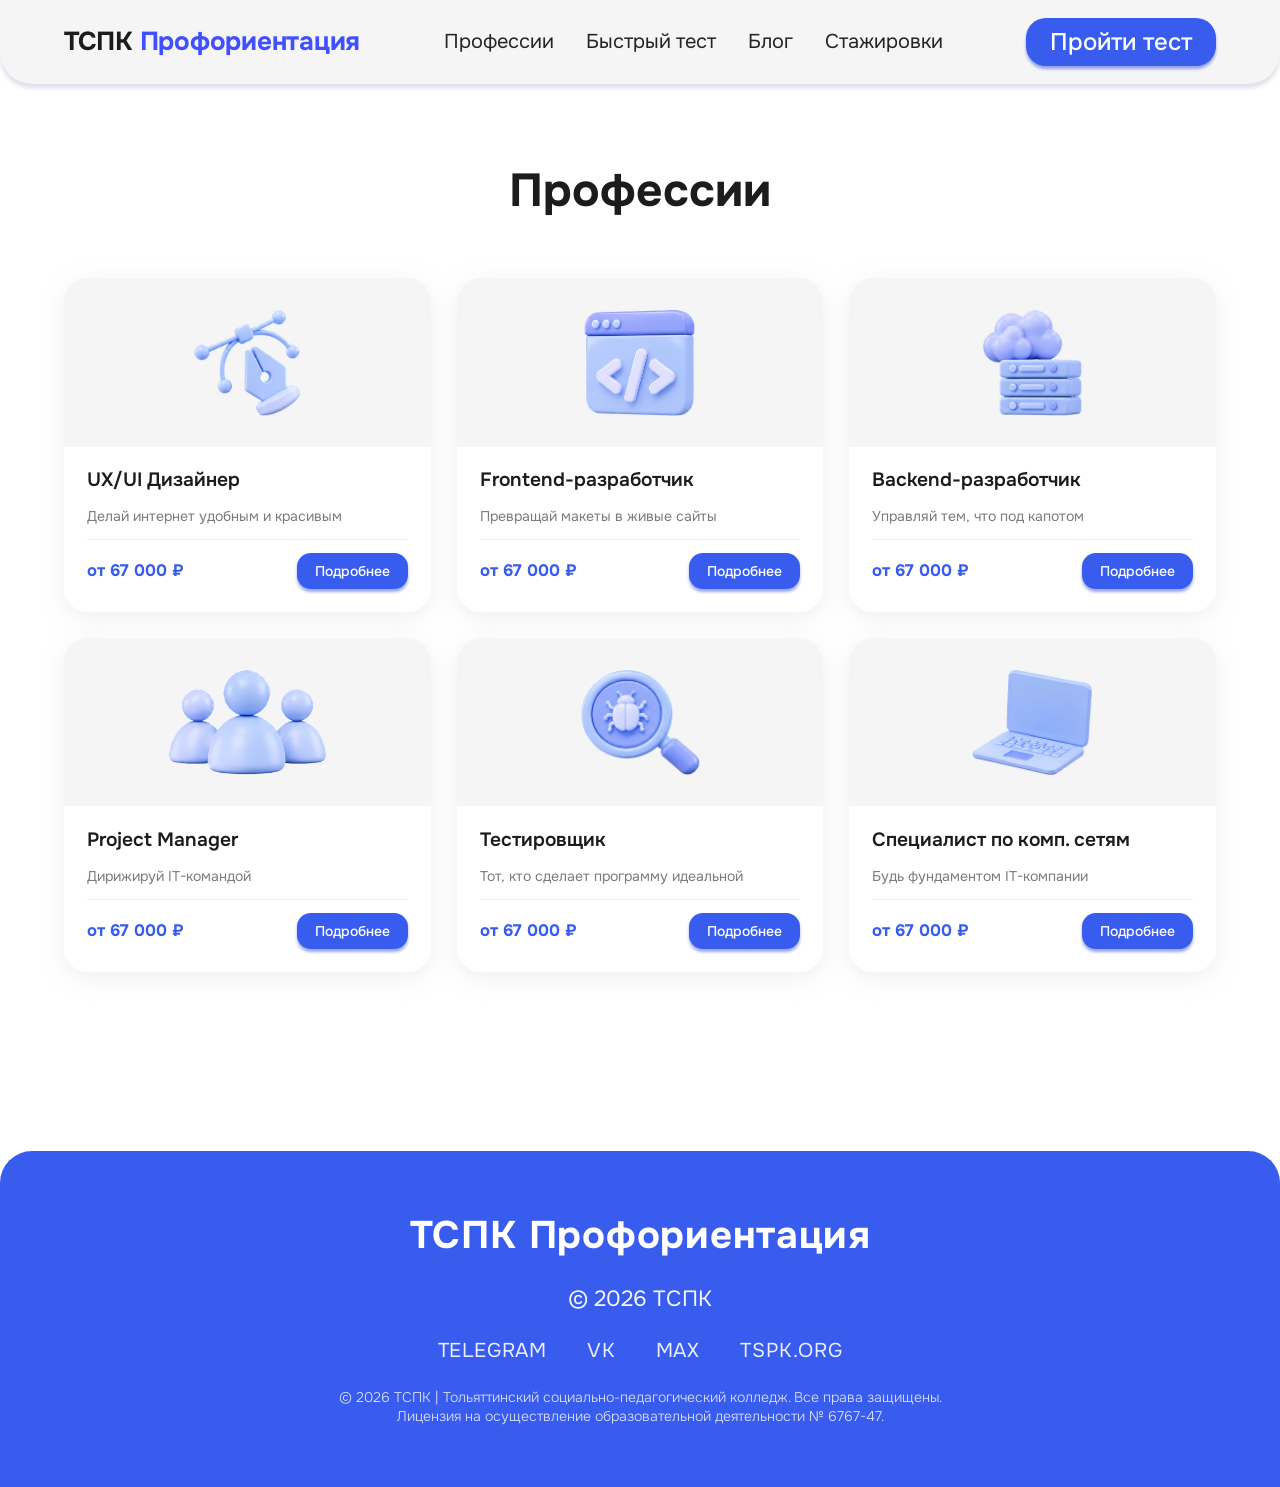
<file: professions.html>
<!DOCTYPE html>
<html lang="ru">
<head>
  <meta charset="UTF-8">
  <meta name="viewport" content="width=device-width, initial-scale=1.0">
  <title>Профессии — ТСПК Профориентация</title>
  <link rel="stylesheet" href="css/style.css">
  <link rel="stylesheet" href="css/pages.css">
</head>
<body>

  <!-- ШАПКА -->
  <header class="site-header">
    <div class="container">
      <a class="logo" href="index.html">ТСПК <span>Профориентация</span></a>
      <nav class="nav-links" id="navLinks">
        <a href="professions.html">Профессии</a>
        <a href="https://practicum.yandex.ru/promo/test" target="_blank" rel="noopener">Быстрый тест</a>
        <a href="blog.html">Блог</a>
        <a href="internships.html">Стажировки</a>
      </nav>
      <a class="btn header-cta" href="https://practicum.yandex.ru/promo/test" target="_blank" rel="noopener">Пройти тест</a>
      <button class="burger" id="burger" aria-label="Открыть меню" aria-expanded="false">
        <span></span><span></span><span></span>
      </button>
    </div>
  </header>

  <main>
    <section class="page">
      <div class="container">
        <h1 class="page-title">Профессии</h1>
        <div class="card-grid card-grid--professions">

          <a class="info-card" href="designer.html">
            <div class="info-card__media"><img src="assets/img/prof-designer.png" alt="UX/UI Дизайнер"></div>
            <div class="info-card__body">
              <h3 class="info-card__title">UX/UI Дизайнер</h3>
              <p class="info-card__desc">Делай интернет удобным и красивым</p>
              <hr class="info-card__divider">
              <div class="info-card__footer">
                <span class="info-card__price">от 67 000 ₽</span>
                <span class="info-card__btn">Подробнее</span>
              </div>
            </div>
          </a>

          <a class="info-card" href="frontend.html">
            <div class="info-card__media"><img src="assets/img/prof-frontend.png" alt="Frontend-разработчик"></div>
            <div class="info-card__body">
              <h3 class="info-card__title">Frontend-разработчик</h3>
              <p class="info-card__desc">Превращай макеты в живые сайты</p>
              <hr class="info-card__divider">
              <div class="info-card__footer">
                <span class="info-card__price">от 67 000 ₽</span>
                <span class="info-card__btn">Подробнее</span>
              </div>
            </div>
          </a>

          <a class="info-card" href="backend.html">
            <div class="info-card__media"><img src="assets/img/prof-backend.png" alt="Backend-разработчик"></div>
            <div class="info-card__body">
              <h3 class="info-card__title">Backend-разработчик</h3>
              <p class="info-card__desc">Управляй тем, что под капотом</p>
              <hr class="info-card__divider">
              <div class="info-card__footer">
                <span class="info-card__price">от 67 000 ₽</span>
                <span class="info-card__btn">Подробнее</span>
              </div>
            </div>
          </a>

          <a class="info-card" href="pm.html">
            <div class="info-card__media"><img src="assets/img/prof-pm.png" alt="Project Manager"></div>
            <div class="info-card__body">
              <h3 class="info-card__title">Project Manager</h3>
              <p class="info-card__desc">Дирижируй IT-командой</p>
              <hr class="info-card__divider">
              <div class="info-card__footer">
                <span class="info-card__price">от 67 000 ₽</span>
                <span class="info-card__btn">Подробнее</span>
              </div>
            </div>
          </a>

          <a class="info-card" href="tester.html">
            <div class="info-card__media"><img src="assets/img/prof-tester.png" alt="Тестировщик"></div>
            <div class="info-card__body">
              <h3 class="info-card__title">Тестировщик</h3>
              <p class="info-card__desc">Тот, кто сделает программу идеальной</p>
              <hr class="info-card__divider">
              <div class="info-card__footer">
                <span class="info-card__price">от 67 000 ₽</span>
                <span class="info-card__btn">Подробнее</span>
              </div>
            </div>
          </a>

          <a class="info-card" href="network.html">
            <div class="info-card__media"><img src="assets/img/prof-network.png" alt="Специалист по комп. сетям"></div>
            <div class="info-card__body">
              <h3 class="info-card__title">Специалист по комп. сетям</h3>
              <p class="info-card__desc">Будь фундаментом IT-компании</p>
              <hr class="info-card__divider">
              <div class="info-card__footer">
                <span class="info-card__price">от 67 000 ₽</span>
                <span class="info-card__btn">Подробнее</span>
              </div>
            </div>
          </a>

        </div>
      </div>
    </section>
  </main>

  <!-- ПОДВАЛ -->
  <footer class="site-footer">
    <div class="container">
      <div class="footer-logo">ТСПК Профориентация</div>
      <div class="footer-copy">© 2026 ТСПК</div>
      <div class="footer-social">
        <a href="https://t.me/tspktlt">TELEGRAM</a><a href="https://vk.com/tspk63">VK</a><a href="https://max.ru/id6322021849_gos">MAX</a><a href="https://tspk.org/">TSPK.ORG</a>
      </div>
      <p class="footer-legal">© 2026 ТСПК | Тольяттинский социально-педагогический колледж. Все права защищены. Лицензия на осуществление образовательной деятельности № 6767-47.</p>
    </div>
  </footer>

  <script src="js/main.js"></script>
</body>
</html>
</file>
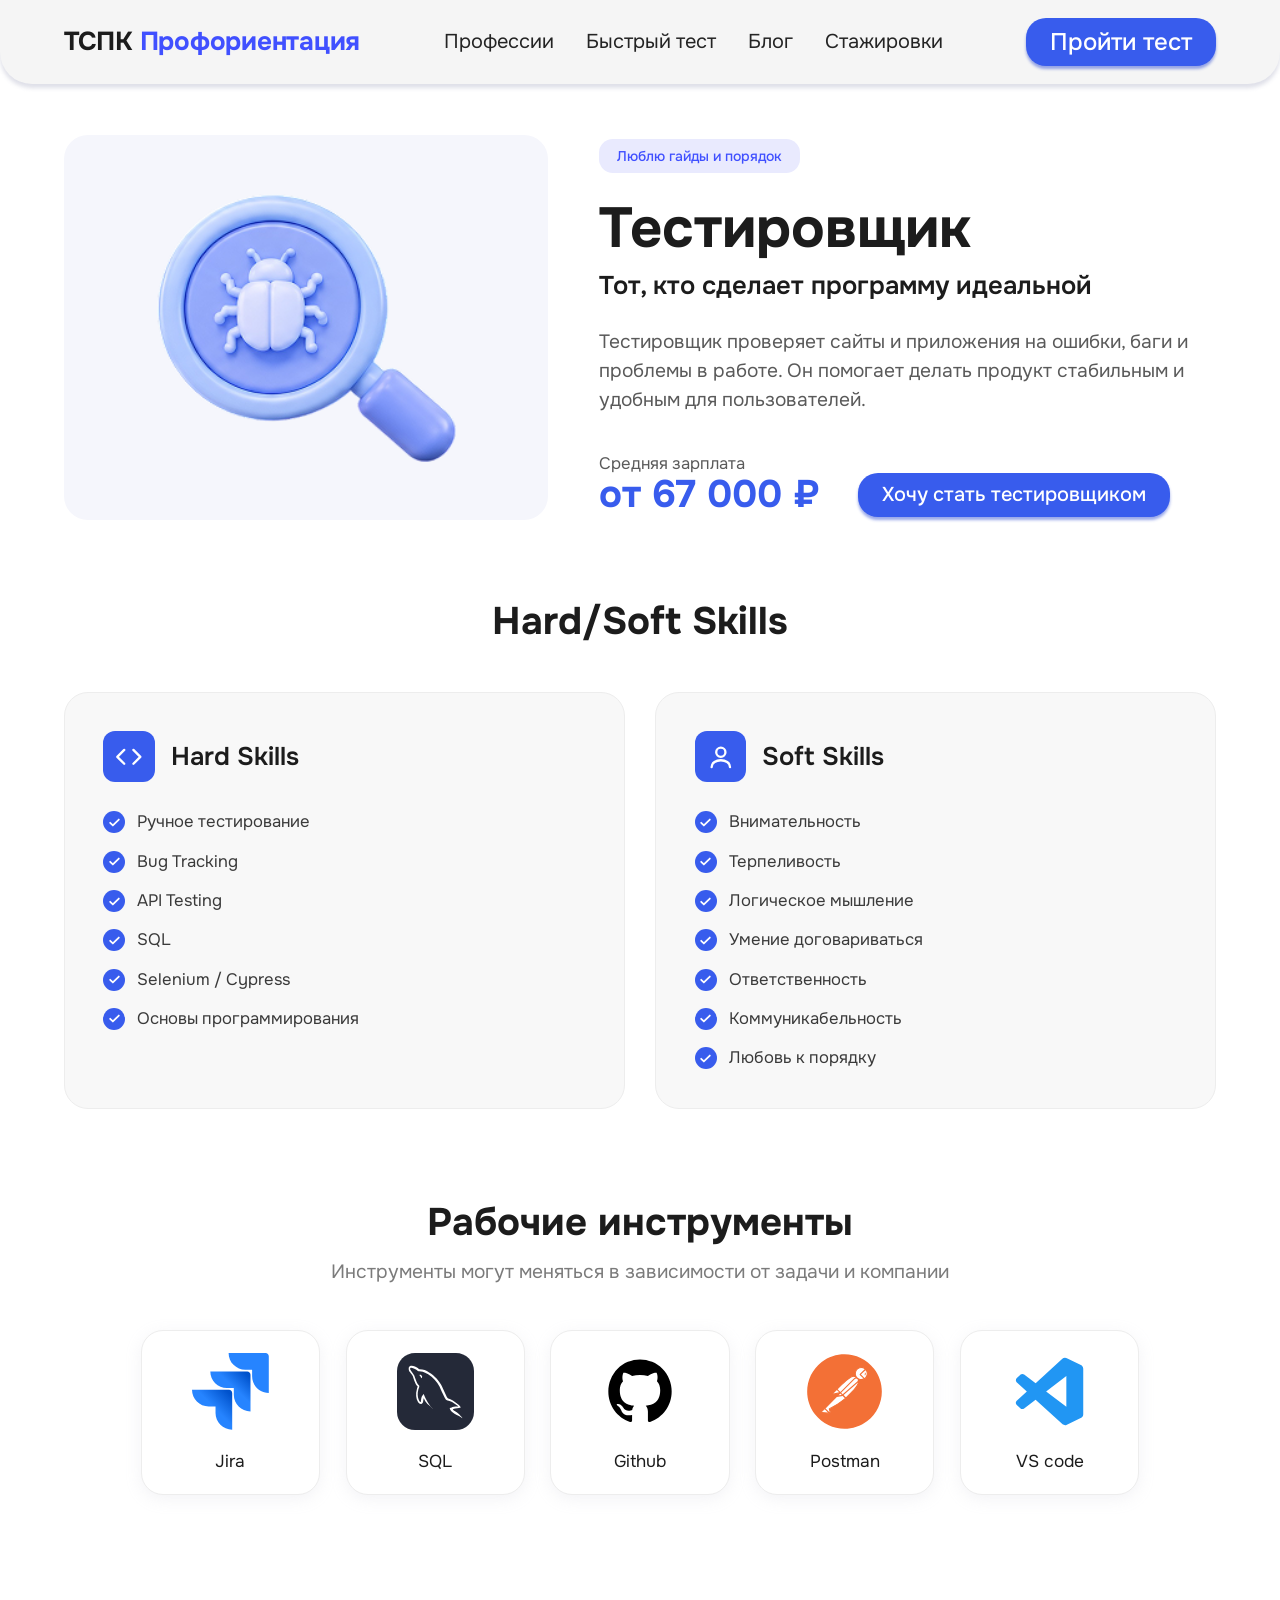
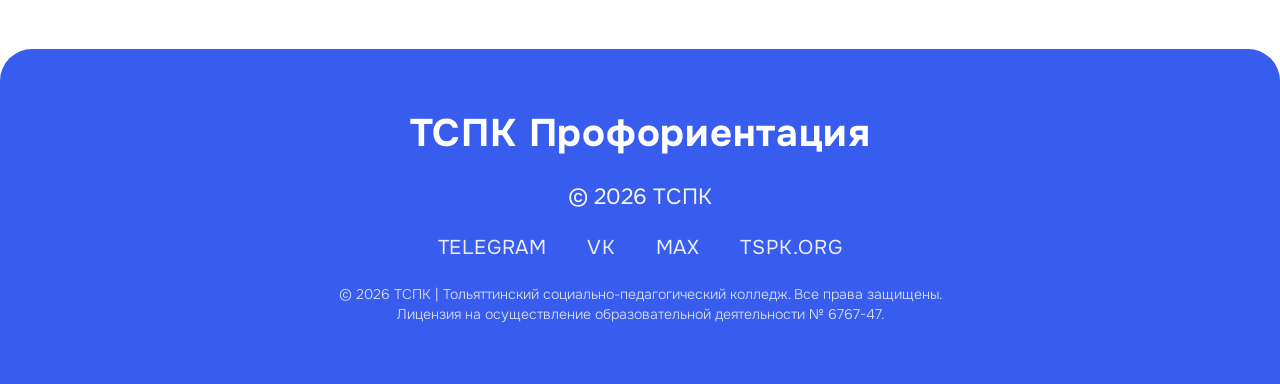
<file: tester.html>
<!DOCTYPE html>
<html lang="ru">
<head>
  <meta charset="UTF-8">
  <meta name="viewport" content="width=device-width, initial-scale=1.0">
  <title>Тестировщик — ТСПК Профориентация</title>
  <link rel="stylesheet" href="css/style.css">
  <link rel="stylesheet" href="css/pages.css">
</head>
<body>

  <!-- ШАПКА -->
  <header class="site-header">
    <div class="container">
      <a class="logo" href="index.html">ТСПК <span>Профориентация</span></a>
      <nav class="nav-links" id="navLinks">
        <a href="professions.html">Профессии</a>
        <a href="https://practicum.yandex.ru/promo/test" target="_blank" rel="noopener">Быстрый тест</a>
        <a href="blog.html">Блог</a>
        <a href="internships.html">Стажировки</a>
      </nav>
      <a class="btn header-cta" href="https://practicum.yandex.ru/promo/test" target="_blank" rel="noopener">Пройти тест</a>
      <button class="burger" id="burger" aria-label="Открыть меню" aria-expanded="false">
        <span></span><span></span><span></span>
      </button>
    </div>
  </header>

  <main>
    <section class="prof">
      <div class="container">
        <!-- Герой профессии -->
        <div class="prof-hero">
          <div class="prof-hero__media">
            <img src="assets/img/prof-tester.png" alt="Тестировщик">
          </div>
          <div class="prof-hero__body">
            <span class="prof-badge">Люблю гайды и порядок</span>
            <h1 class="prof-hero__title">Тестировщик</h1>
            <p class="prof-hero__subtitle">Тот, кто сделает программу идеальной</p>
            <p class="prof-hero__desc">Тестировщик проверяет сайты и приложения на ошибки, баги и проблемы в работе. Он помогает делать продукт стабильным и удобным для пользователей.</p>
            <div class="prof-salary">
              <div>
                <div class="prof-salary__label">Средняя зарплата</div>
                <div class="prof-salary__value">от 67 000 ₽</div>
              </div>
              <a class="btn" href="https://practicum.yandex.ru/promo/test" target="_blank" rel="noopener">Хочу стать тестировщиком</a>
            </div>
          </div>
        </div>

        <!-- Hard / Soft Skills -->
        <h2 class="skills-head">Hard/Soft Skills</h2>
        <div class="skills">
          <div class="skill-card">
            <div class="skill-card__head">
              <span class="skill-card__icon">
                <svg viewBox="0 0 24 24" fill="none" stroke="currentColor" stroke-width="2" stroke-linecap="round" stroke-linejoin="round"><path d="M8 6l-6 6 6 6M16 6l6 6-6 6"/></svg>
              </span>
              <span class="skill-card__title">Hard Skills</span>
            </div>
            <ul class="skill-list">
              <li>Ручное тестирование</li>
              <li>Bug Tracking</li>
              <li>API Testing</li>
              <li>SQL</li>
              <li>Selenium / Cypress</li>
              <li>Основы программирования</li>
            </ul>
          </div>
          <div class="skill-card">
            <div class="skill-card__head">
              <span class="skill-card__icon">
                <svg viewBox="0 0 24 24" fill="none" stroke="currentColor" stroke-width="2" stroke-linecap="round" stroke-linejoin="round"><circle cx="12" cy="8" r="4"/><path d="M4 21c0-4 4-6 8-6s8 2 8 6"/></svg>
              </span>
              <span class="skill-card__title">Soft Skills</span>
            </div>
            <ul class="skill-list">
              <li>Внимательность</li>
              <li>Терпеливость</li>
              <li>Логическое мышление</li>
              <li>Умение договариваться</li>
              <li>Ответственность</li>
              <li>Коммуникабельность</li>
              <li>Любовь к порядку</li>
            </ul>
          </div>
        </div>

        <!-- Рабочие инструменты -->
        <h2 class="tools-head">Рабочие инструменты</h2>
        <p class="tools-sub">Инструменты могут меняться в зависимости от задачи и компании</p>
        <div class="tools">
          <div class="tool-card">
            <span class="tool-card__logo"><img src="assets/icons/jira.svg" alt=""></span>
            <span class="tool-card__name">Jira</span>
          </div>
          <div class="tool-card">
            <span class="tool-card__logo"><img src="assets/icons/sql.svg" alt=""></span>
            <span class="tool-card__name">SQL</span>
          </div>
          <div class="tool-card">
            <span class="tool-card__logo"><img src="assets/icons/github.svg" alt=""></span>
            <span class="tool-card__name">Github</span>
          </div>
          <div class="tool-card">
            <span class="tool-card__logo"><img src="assets/icons/postman.svg" alt=""></span>
            <span class="tool-card__name">Postman</span>
          </div>
          <div class="tool-card">
            <span class="tool-card__logo"><img src="assets/icons/vscode.svg" alt=""></span>
            <span class="tool-card__name">VS code</span>
          </div>
        </div>
      </div>
    </section>
  </main>

  <!-- ПОДВАЛ -->
  <footer class="site-footer">
    <div class="container">
      <div class="footer-logo">ТСПК Профориентация</div>
      <div class="footer-copy">© 2026 ТСПК</div>
      <div class="footer-social">
        <a href="https://t.me/tspktlt">TELEGRAM</a><a href="https://vk.com/tspk63">VK</a><a href="https://max.ru/id6322021849_gos">MAX</a><a href="https://tspk.org/">TSPK.ORG</a>
      </div>
      <p class="footer-legal">© 2026 ТСПК | Тольяттинский социально-педагогический колледж. Все права защищены. Лицензия на осуществление образовательной деятельности № 6767-47.</p>
    </div>
  </footer>

  <script src="js/main.js"></script>
</body>
</html>
</file>
<file: css/style.css>
/* ============================================================
   ТСПК — Профориентация. Главные стили
   Шрифт: Onest. Базовый макет: Figma 1920px
   ============================================================ */

/* ---------- Шрифт Onest (Google Fonts) ---------- */
@import url('https://fonts.googleapis.com/css2?family=Onest:wght@300;400;500;600;700;800&display=swap');

/* ---------- Reset ---------- */
*,
*::before,
*::after { box-sizing: border-box; }

* { margin: 0; padding: 0; }

html { -webkit-text-size-adjust: 100%; scroll-behavior: smooth; }

body {
  font-family: 'Onest', system-ui, -apple-system, 'Segoe UI', sans-serif;
  color: var(--ink);
  background: var(--white);
  line-height: 1.3;
  min-height: 100vh;
  overflow-x: hidden;
}

img, svg, video { display: block; max-width: 100%; }
a { color: inherit; text-decoration: none; }
ul, ol { list-style: none; }
button { font: inherit; cursor: pointer; border: none; background: none; color: inherit; }
input, textarea { font: inherit; }

/* ---------- Дизайн-токены ---------- */
:root {
  --blue:        #385ced;   /* основная кнопка */
  --blue-deep:   #294ad3;   /* тень кнопки */
  --blue-accent: #4050ff;   /* акцентный текст ТСПК */
  --blue-dark:   #1828d3;   /* IT-акцент */
  --ink:         #1c1c1c;   /* основной текст */
  --ink-2:       #242424;   /* текст меню */
  --ink-soft:    rgba(28, 28, 28, 0.8);
  --bg-light:    #f5f5f5;   /* светлый фон шапки/секций */
  --grid-line:   #e9e9ef;   /* линии сетки в геро */
  --white:       #ffffff;

  /* акцентные цвета карточек */
  --card-cyan:   #6fe3e1;
  --card-violet: #b9a7ff;
  --card-orange: #ffb27a;
  --card-pink:   #ff9ec7;

  --radius-sm: 20px;
  --radius-md: 32px;
  --radius-lg: 40px;

  --container: 1776px;
  --gutter: clamp(24px, 5vw, 96px);

  --shadow-btn: 0 8px 8px rgba(41, 74, 211, 0.48);
  --shadow-btn-sm: 0 3px 3px rgba(41, 74, 211, 0.48);
  --shadow-card: 0 4px 24px rgba(186, 188, 207, 0.35);
}

/* ---------- Контейнер ---------- */
.container {
  width: 100%;
  max-width: calc(var(--container) + var(--gutter) * 2);
  margin-inline: auto;
  padding-inline: var(--gutter);
}

/* ---------- Типографика-утилиты ---------- */
.section { padding-block: clamp(48px, 7vw, 130px); }

.section-head { text-align: center; margin-bottom: clamp(32px, 4vw, 56px); }
.section-title {
  font-weight: 700;
  font-size: clamp(28px, 3.4vw, 50px);
  letter-spacing: -0.01em;
}
.section-subtitle {
  margin-top: 18px;
  font-weight: 300;
  font-size: clamp(15px, 1.5vw, 22px);
  color: var(--ink-soft);
}

/* ---------- Кнопки ---------- */
.btn {
  display: inline-flex;
  align-items: center;
  justify-content: center;
  background: var(--blue);
  color: var(--white);
  font-weight: 500;
  border-radius: var(--radius-sm);
  padding: 12px 24px;
  font-size: 20px;
  line-height: 1;
  box-shadow: var(--shadow-btn-sm);
  transition: transform .15s ease, box-shadow .15s ease, background .15s ease;
  white-space: nowrap;
}
.btn:hover { background: #2f50d8; transform: translateY(-2px); }
.btn:active { transform: translateY(0); }

.btn--lg {
  font-size: clamp(26px, 3.2vw, 48px);
  padding: clamp(18px, 2.2vw, 32px) clamp(34px, 4vw, 64px);
  border-radius: var(--radius-lg);
  box-shadow: var(--shadow-btn);
}

/* ============================================================
   ШАПКА
   ============================================================ */
.site-header {
  position: sticky;
  top: 0;
  z-index: 50;
}
.site-header .container {
  background: var(--bg-light);
  border-radius: 0 0 var(--radius-md) var(--radius-md);
  box-shadow: 0 4px 4px rgba(186, 188, 207, 0.48);
  max-width: none;
  padding-inline: var(--gutter);
  padding-block: 18px;
  display: flex;
  align-items: center;
  justify-content: space-between;
  gap: 24px;
}
.logo {
  font-weight: 700;
  font-size: 26px;
  letter-spacing: -0.01em;
  white-space: nowrap;
}
.logo span { color: var(--blue-accent); }

.nav-links {
  display: flex;
  align-items: center;
  gap: clamp(20px, 2.5vw, 48px);
  font-size: 20px;
  color: var(--ink-2);
}
.nav-links a { transition: color .15s ease; }
.nav-links a:hover { color: var(--blue); }

.header-cta { font-size: 24px; }

/* бургер (мобильное меню) */
.burger {
  display: none;
  width: 48px; height: 48px;
  flex-direction: column;
  justify-content: center;
  align-items: center;
  gap: 6px;
}
.burger span {
  width: 28px; height: 3px; border-radius: 3px;
  background: var(--ink-2);
  transition: transform .25s ease, opacity .2s ease;
}
.burger.is-open span:nth-child(1) { transform: translateY(9px) rotate(45deg); }
.burger.is-open span:nth-child(2) { opacity: 0; }
.burger.is-open span:nth-child(3) { transform: translateY(-9px) rotate(-45deg); }

/* ============================================================
   ГЕРО
   ============================================================ */
.hero {
  position: relative;
  overflow: hidden;
  padding-bottom: clamp(44px, 6vw, 90px);
}
/* фоновая сетка */
.hero::before {
  content: "";
  position: absolute;
  inset: 0 0 auto 0;
  height: 1080px;
  background-image:
    linear-gradient(var(--grid-line) 1px, transparent 1px),
    linear-gradient(90deg, var(--grid-line) 1px, transparent 1px);
  background-size: 107px 107px;
  background-position: center top;
  -webkit-mask-image: linear-gradient(#000 60%, transparent 100%);
          mask-image: linear-gradient(#000 60%, transparent 100%);
  z-index: 0;
}
.hero__inner {
  position: relative;
  z-index: 1;
  text-align: center;
  padding-top: 0;
}
.hero__badges {
  width: min(1180px, 82%);
  height: auto;
  margin: clamp(-82px, -4.2vw, -28px) auto 0;
  filter: drop-shadow(0 20px 30px rgba(60, 70, 130, 0.18));
}
.hero__title {
  position: relative;
  margin-top: clamp(8px, 1.5vw, 16px);
  font-weight: 800;
  color: var(--ink);
  line-height: 0.95;
  letter-spacing: -0.02em;
}
.hero__title-sub {
  display: block;
  font-weight: 700;
  font-size: clamp(28px, 3.4vw, 64px);
  margin-bottom: clamp(4px, 0.6vw, 10px);
}
.hero__title-main {
  display: inline-block;
  font-size: clamp(72px, 11vw, 200px);
  position: relative;
}
/* подсветка вокруг "ТЫ?" */
.hero__title-main .mark {
  position: relative;
  z-index: 1;
}
.hero__title-main .mark::after {
  content: "";
  position: absolute;
  z-index: -1;
  left: -8%;
  right: -8%;
  top: -2%;
  bottom: -4%;
  background: url("../assets/icons/selection-highlight.svg") center / 100% 100% no-repeat;
  pointer-events: none;
}

.hero__label {
  position: absolute;
  font-size: clamp(18px, 1.9vw, 36px);
  font-weight: 300;
  color: var(--ink-2);
  line-height: 1.2;
  z-index: 2;
}
.hero__label b { color: var(--blue-dark); font-weight: 500; }
.hero__label--left  { top: clamp(66px, 10vw, 190px); left: clamp(24px, 5vw, 96px); width: 8em; text-align: left; }
.hero__label--right { top: clamp(210px, 28vw, 510px); right: clamp(24px, 5vw, 96px); width: 6em; text-align: right; }

.hero__cta { margin-top: clamp(28px, 4vw, 56px); }
.hero__cta-text {
  font-size: clamp(16px, 1.6vw, 24px);
  color: var(--ink-soft);
  margin-bottom: clamp(18px, 2.4vw, 36px);
}
.hero__cta-text span { color: var(--blue-accent); font-weight: 500; }
.hero__cta-note {
  margin-top: clamp(18px, 2.4vw, 36px);
  font-size: clamp(15px, 1.6vw, 24px);
  color: var(--ink-soft);
}

/* ============================================================
   БЛОК «ЧТО ТЕБЕ НАВРАЛИ ПРО АЙТИ»
   ============================================================ */
.myths__head { text-align: center; margin-bottom: clamp(32px, 4.5vw, 64px); }
.myths__title {
  font-weight: 600;
  font-size: clamp(26px, 3vw, 40px);
  color: var(--ink-2);
}
.myths__title .accent {
  color: var(--blue);
  position: relative;
}
.myths__title .accent::after {
  content: "";
  position: absolute;
  left: -2%; right: -2%;
  bottom: -8px;
  height: 6px;
  border-radius: 6px;
  background: var(--blue);
  transform: rotate(-1.2deg);
}
.myths__subtitle {
  margin-top: 24px;
  font-size: clamp(16px, 1.8vw, 28px);
  color: #505050;
}

.myths__grid {
  display: flex;
  gap: clamp(14px, 2vw, 30px);
  align-items: stretch;
}
.myths__left { flex: 0 0 39.7%; }
.myths__right {
  flex: 1 1 auto;
  min-width: 0;
  display: flex;
  flex-direction: column;
  gap: clamp(14px, 2vw, 30px);
}
.myths__bottom { display: flex; gap: clamp(14px, 2.8vw, 43px); }
.myths__bottom .myth-card { flex: 1 1 0; min-width: 0; }

.myth-card {
  position: relative;
  overflow: hidden;
  border-radius: 24px;
  isolation: isolate;
}
.myth-card--tall { aspect-ratio: 612 / 854; }
.myth-card--wide { aspect-ratio: 899 / 409; }
.myth-card--sq   { aspect-ratio: 428 / 415; }
.myth-card--dark   { background: #262626; color: #fff; }
.myth-card--gray   { background: #e0e1e3; color: var(--ink); }
.myth-card--blue   { background: var(--blue); color: #fff; }
.myth-card--violet { background: #8651f2; color: #fff; }

.myth-card__body {
  position: relative;
  z-index: 2;
  display: flex;
  flex-direction: column;
  gap: clamp(14px, 1.6vw, 28px);
  padding: clamp(20px, 5.5%, 52px) clamp(18px, 4.5%, 43px);
  max-width: 88%;
}
.myth-card--dark .myth-card__body { max-width: 74%; }
.myth-card--gray .myth-card__body { max-width: 68%; }
.myth-card--blue .myth-card__body { max-width: 86%; }
.myth-card--violet .myth-card__body { max-width: 92%; }
.myth-card--sq .myth-card__body {
  width: 100%;
  max-width: none;
  padding: clamp(46px, 11%, 78px) clamp(22px, 5.6%, 46px);
  text-align: left;
  align-items: flex-start;
  gap: clamp(18px, 2.1vw, 32px);
}
.myth-card__title {
  font-weight: 500;
  font-size: clamp(20px, 2.6vw, 48px);
  line-height: 1.05;
  margin: 0;
}
.myth-card--sq .myth-card__title { font-size: clamp(19px, 2vw, 38px); }
.myth-card__title--wordplay {
  position: relative;
  display: inline-block;
  padding-top: 0;
  white-space: nowrap;
}
.myth-title-b {
  position: absolute;
  z-index: 2;
  width: clamp(22px, 2.6vw, 40px);
  left: 60%;
  top: -105%;
  transform: translateX(-50%);
  pointer-events: none;
}
.myth-title-slash {
  position: absolute;
  z-index: 3;
  left: 59%;
  top: 1%;
  width: 2px;
  height: clamp(24px, 2.8vw, 46px);
  background: #ff352c;
  transform: rotate(-21deg);
  transform-origin: center;
  pointer-events: none;
}
.myth-card__text {
  font-weight: 400;
  font-size: clamp(12px, 1.45vw, 24px);
  line-height: 1.5;
}
.myth-card--sq .myth-card__text { font-size: clamp(11px, 1.25vw, 20px); }
.myth-card--blue .myth-card__text { max-width: 30ch; }
.myth-card--violet .myth-card__text { max-width: 34ch; }
.myth-card__text b { font-weight: 500; }

.myth-card__img {
  position: absolute;
  z-index: 1;
  height: auto;
  pointer-events: none;
}
/* левая тёмная карточка */
.myth-img--designer { width: 58%; right: -8%; bottom: -4%; transform: none; }
.myth-img--manager  { width: 34%; left: -6%; bottom: -3%; transform: none; }
/* серая «техника» */
.myth-img--gear     { width: 36%; right: -3%; bottom: -4%; transform: rotate(-18deg); }
/* синяя 24/7 */
.myth-img--clock    { width: 58%; left: -11%; bottom: -8%; transform: none; }
/* фиолетовая «только парни» */
.myth-img--barbie-pink { width: 51%; right: -2%; bottom: -10%; transform: rotate(-4deg); }
.myth-img--barbie-blue { width: 48%; left: -5%; bottom: -11%; transform: rotate(2deg); }

/* ============================================================
   ПРОФЕССИИ ПО ТВОИМ СИЛАМ
   ============================================================ */
.think__head { text-align: center; margin-bottom: clamp(32px, 4.5vw, 64px); }
.think__title { font-weight: 600; font-size: clamp(26px, 3vw, 40px); color: var(--ink-2); }
.think__subtitle { margin-top: 20px; font-size: clamp(16px, 1.8vw, 28px); color: #505050; }

.think__grid { display: flex; gap: clamp(12px, 1.8vw, 28px); }
.think-card {
  flex: 1 1 0;
  min-width: 0;
  aspect-ratio: 423 / 551;
  border-radius: 24px;
  position: relative;
  overflow: hidden;
  transition: transform .2s ease, box-shadow .2s ease;
  cursor: pointer;
}
.think-card:hover { transform: translateY(-6px); }
.think-card--cyan   { background: #36d1f4; box-shadow: 0 14px 30px rgba(54, 209, 244, .35); }
.think-card--violet { background: #8c58f4; box-shadow: 0 14px 30px rgba(140, 88, 244, .35); }
.think-card--green  { background: #1dca95; box-shadow: 0 14px 30px rgba(29, 202, 149, .35); }
.think-card--orange { background: #ffa935; box-shadow: 0 14px 30px rgba(255, 169, 53, .35); }

.think-card__title {
  position: absolute;
  top: 9.5%;
  left: 10%;
  right: 10%;
  font-weight: 500;
  font-size: clamp(18px, 2.55vw, 40px);
  line-height: 1.12;
  color: #fff;
  z-index: 2;
}
.think-card__img {
  position: absolute;
  bottom: 9%;
  left: 50%;
  transform: translateX(-50%);
  width: 58%;
  height: auto;
  z-index: 1;
}
.think-card--cyan .think-card__img { width: 60%; bottom: 10%; }
.think-card--violet .think-card__img { width: 57%; bottom: 11%; }
.think-card--green .think-card__img { width: 61%; bottom: 10%; }
.think-card--orange .think-card__img { width: 60%; bottom: 10%; }

/* ============================================================
   БАННЕР «94% СТУДЕНТОВ»
   ============================================================ */
.banner__inner {
  position: relative;
  overflow: hidden;
  border-radius: 35px;
  background: linear-gradient(120.5deg, #2f52db 2%, #3a59d4 65%);
  color: #fff;
  aspect-ratio: 1776 / 525;
  min-height: 240px;
  display: flex;
  align-items: center;
}
.banner__inner::after {
  content: "";
  position: absolute;
  right: -6%;
  top: -40%;
  width: 46%;
  height: 180%;
  background: radial-gradient(closest-side, rgba(255,255,255,.16), transparent 70%);
  mix-blend-mode: overlay;
  pointer-events: none;
}
.banner__text {
  position: relative;
  z-index: 2;
  max-width: 62%;
  padding: clamp(20px, 4vw, 47px) clamp(22px, 4vw, 70px);
}
.banner__title {
  font-weight: 700;
  font-size: clamp(22px, 3.65vw, 70px);
  line-height: 1.18;
}
.banner__subtitle {
  margin-top: clamp(14px, 3.6vw, 56px);
  font-weight: 400;
  font-size: clamp(14px, 2.05vw, 39px);
  line-height: 1.4;
  letter-spacing: 0.02em;
}
.banner__photo {
  position: absolute;
  right: clamp(20px, 6%, 110px);
  bottom: 0;
  height: 100%;
  width: auto;
  z-index: 1;
  pointer-events: none;
  object-fit: contain;
  object-position: bottom;
}

/* ============================================================
   ТСПК ПОМОЖЕТ, ЕСЛИ ВЫ
   ============================================================ */
.help__head { text-align: center; margin-bottom: clamp(32px, 4.5vw, 64px); }
.help__title { font-weight: 600; font-size: clamp(26px, 3vw, 40px); color: var(--ink-2); }
.help__subtitle { margin-top: 20px; font-size: clamp(15px, 1.8vw, 28px); color: #505050; }

.help__grid {
  display: grid;
  grid-template-columns: 1fr 1fr;
  gap: clamp(18px, 3vw, 48px);
}
.help-card {
  display: grid;
  grid-template-columns: clamp(92px, 10vw, 156px) 1fr;
  align-items: center;
  gap: clamp(18px, 2.6vw, 40px);
  background: #fff;
  border: 2px solid #dadada;
  border-radius: 24px;
  padding: clamp(20px, 2.6vw, 40px) clamp(18px, 2.2vw, 32px);
  box-shadow: 2px 6px 12px rgba(228, 228, 228, 0.25);
  min-height: clamp(140px, 18vw, 290px);
}
.help-card__img {
  width: 100%;
  height: clamp(92px, 10vw, 156px);
  object-fit: contain;
}
.help-card__text {
  display: flex;
  flex-direction: column;
  gap: clamp(10px, 1.4vw, 22px);
}
.help-card__title {
  font-weight: 500;
  font-size: clamp(16px, 2.1vw, 32px);
  color: #242424;
  line-height: 1.1;
}
.help-card__quote {
  font-size: clamp(12px, 1.4vw, 20px);
  color: rgba(36, 36, 36, 0.85);
  line-height: 1.4;
}

/* ============================================================
   АККОРДЕОН «ПРОФЕССИИ»
   ============================================================ */
.acc-section__head { text-align: center; margin-bottom: clamp(32px, 4vw, 56px); }
.acc-section__title { font-weight: 700; font-size: clamp(30px, 3.4vw, 50px); color: var(--ink); }
.acc-section__subtitle { margin-top: 16px; font-size: clamp(15px, 1.6vw, 24px); color: #505050; }

.acc { max-width: 1355px; margin-inline: auto; display: flex; flex-direction: column; gap: clamp(14px, 1.6vw, 24px); }
.acc__item {
  background: var(--bg-light);
  border-radius: 24px;
  overflow: hidden;
  transition: background .2s ease;
}
.acc__item.is-open { background: #fff; box-shadow: 0 6px 24px rgba(186, 188, 207, 0.30); }
.acc__head {
  display: flex;
  align-items: center;
  gap: clamp(14px, 1.6vw, 30px);
  width: 100%;
  text-align: left;
  padding: clamp(20px, 2.2vw, 34px) clamp(20px, 2.4vw, 44px);
}
.acc__star {
  flex: 0 0 auto;
  width: clamp(22px, 2.2vw, 32px);
  height: clamp(22px, 2.2vw, 32px);
  object-fit: contain;
}
.acc__title { flex: 1 1 auto; font-weight: 500; font-size: clamp(20px, 2.4vw, 40px); color: var(--ink); }
.acc__toggle {
  flex: 0 0 auto;
  width: clamp(48px, 5.2vw, 77px);
  height: clamp(48px, 5.2vw, 77px);
  border-radius: 50%;
  background: var(--blue);
  color: #fff;
  display: flex; align-items: center; justify-content: center;
  box-shadow: 0 4px 12px rgba(41, 74, 211, 0.35);
  transition: transform .2s ease, background .2s ease;
}
.acc__toggle:hover { background: #2f50d8; }
.acc__toggle svg { width: 52%; height: 52%; }
.acc__toggle .icon-minus { display: none; }
.acc__item.is-open .acc__toggle .icon-plus { display: none; }
.acc__item.is-open .acc__toggle .icon-minus { display: block; }

.acc__body {
  display: grid;
  grid-template-rows: 0fr;
  transition: grid-template-rows .3s ease;
}
.acc__item.is-open .acc__body { grid-template-rows: 1fr; }
.acc__body-inner { overflow: hidden; }
.acc__content {
  padding: 0 clamp(20px, 2.4vw, 44px) clamp(24px, 2.6vw, 40px) clamp(56px, 5vw, 96px);
}
.acc__lead { font-size: clamp(15px, 1.5vw, 22px); color: var(--ink); margin-bottom: 18px; font-weight: 500; }
.acc__list { display: flex; flex-direction: column; gap: 12px; }
.acc__list li {
  position: relative;
  padding-left: 28px;
  font-size: clamp(14px, 1.4vw, 20px);
  color: rgba(36, 36, 36, 0.85);
  line-height: 1.45;
}
.acc__list li::before {
  content: "";
  position: absolute;
  left: 4px; top: 0.55em;
  width: 9px; height: 9px;
  border-radius: 50%;
  background: var(--blue);
}

/* ============================================================
   ПОДВАЛ
   ============================================================ */
.site-footer {
  background: var(--blue);
  color: var(--white);
  border-radius: var(--radius-md) var(--radius-md) 0 0;
  padding-block: 60px;
  margin-top: clamp(60px, 8vw, 120px);
}
.site-footer .container {
  display: flex;
  flex-direction: column;
  align-items: center;
  text-align: center;
  gap: 24px;
}
.footer-logo { font-size: clamp(26px, 3vw, 40px); font-weight: 700; letter-spacing: 0.02em; }
.footer-copy { font-size: 22px; opacity: .95; }
.footer-social {
  display: flex;
  gap: 40px;
  font-size: 20px;
  letter-spacing: 0.04em;
  flex-wrap: wrap;
  justify-content: center;
}
.footer-social a { opacity: .9; transition: opacity .15s ease; }
.footer-social a:hover { opacity: 1; text-decoration: underline; }
.footer-legal {
  max-width: 620px;
  font-size: 14px;
  font-weight: 300;
  opacity: .8;
  line-height: 1.4;
}

/* ============================================================
   АДАПТИВ
   ============================================================ */
@media (max-width: 1100px) {
  .nav-links {
    position: fixed;
    top: 0;
    left: 0;
    right: 0;
    min-height: 100vh;
    flex-direction: column;
    align-items: center;
    justify-content: flex-start;
    gap: clamp(34px, 6vh, 52px);
    background: var(--bg-light);
    padding: clamp(144px, 18vh, 180px) 40px 180px;
    border-radius: 0 0 32px 32px;
    box-shadow: 0 14px 26px rgba(186, 188, 207, 0.45);
    font-size: clamp(42px, 8vw, 56px);
    line-height: 1.05;
    transform: translateY(-12px);
    opacity: 0;
    pointer-events: none;
    transition: opacity .22s ease, transform .22s ease;
    z-index: -1;
  }
  .nav-links a:nth-child(1) { order: 3; }
  .nav-links a:nth-child(2) { order: 1; }
  .nav-links a:nth-child(3) { order: 4; }
  .nav-links a:nth-child(4) { order: 2; }
  .nav-links.is-open { transform: translateY(0); opacity: 1; pointer-events: auto; }
  .burger { display: flex; }
  .site-header:has(.nav-links.is-open) .header-cta {
    display: inline-flex;
    position: fixed;
    left: 40px;
    right: 40px;
    bottom: clamp(52px, 8vh, 72px);
    z-index: 60;
    min-height: 100px;
    border-radius: 40px;
    font-size: clamp(34px, 7vw, 42px);
  }
}

@media (max-width: 900px) {
  .hero__label { display: none; }
  .hero__badges {
    width: min(560px, 100%);
    margin-top: clamp(-34px, -7vw, -18px);
  }

  .myths__grid { flex-direction: column; }
  .myths__left { flex: 1 1 auto; }
  .myth-card--tall { aspect-ratio: 16 / 11; }
  .myths__bottom { gap: clamp(14px, 3vw, 30px); }

  .banner__text { max-width: 66%; }
}

@media (max-width: 760px) {
  .think__grid {
    flex-direction: column;
    align-items: center;
    flex-wrap: nowrap;
    gap: 14px;
  }
  .think-card {
    flex: none;
    width: min(160px, 48vw);
    aspect-ratio: 423 / 551;
  }
  .help__grid { grid-template-columns: 1fr; }
  .header-cta { display: none; }

  .myths__bottom { flex-direction: column; }
  .myths__bottom .myth-card {
    flex: none;
    width: 100%;
  }
  .myth-card--tall,
  .myth-card--wide,
  .myth-card--sq { aspect-ratio: 16 / 9; }
  .myth-card--tall { min-height: 320px; aspect-ratio: auto; }
  .myth-card--wide { min-height: 250px; aspect-ratio: auto; }
  .myth-card--sq { min-height: 300px; aspect-ratio: auto; }
  .myth-card--dark .myth-card__body,
  .myth-card--gray .myth-card__body,
  .myth-card--blue .myth-card__body,
  .myth-card--violet .myth-card__body { max-width: 76%; }
  .myth-card--sq .myth-card__body {
    width: 100%;
    max-width: none;
    padding: clamp(34px, 8vw, 54px) clamp(22px, 7vw, 42px);
    text-align: left;
    align-items: flex-start;
    gap: clamp(14px, 3vw, 22px);
  }
  .myth-card--blue .myth-card__text { max-width: 30ch; }
  .myth-card--violet .myth-card__text { max-width: min(34ch, 78%); }
  .myth-title-b {
    width: clamp(22px, 6vw, 30px);
    left: 58%;
    top: -82%;
  }
  .myth-title-slash {
    left: 60%;
    top: 7%;
    height: clamp(28px, 7vw, 36px);
    transform: rotate(-18deg);
  }
  .myth-img--designer { width: 42%; right: -2%; bottom: -0%; }
  .myth-img--manager { width: 24%; left: -0%; bottom: -2%; }
  .myth-img--gear { width: 34%; right: -3%; bottom: -5%; }
  .myth-img--clock { width: 52%; left: -9%; bottom: -7%; }
  .myth-img--barbie-pink { width: 45%; right: 2%; bottom: -9%; }
  .myth-img--barbie-blue { width: 42%; left: -4%; bottom: -10%; }

  .banner__inner { aspect-ratio: auto; min-height: 320px; }
  .banner__text { max-width: 100%; }
  .banner__photo { right: -8%; opacity: .22; height: 88%; }

  .acc__content { padding-left: clamp(24px, 8vw, 56px); }
}

@media (min-width: 481px) and (max-width: 760px) {
  .myth-title-b {
    width: 18px;
    left: 58%;
    top: -100%;
  }
  .myth-title-slash {
    left: 59%;
    top: 1%;
    height: 22px;
    transform: rotate(-14deg);
  }
}

@media (max-width: 480px) {
  .think-card { width: min(160px, 48vw); }
  .help-card { grid-template-columns: 82px 1fr; }
  .help-card__img { height: 82px; }
  .footer-social { gap: 22px; font-size: 17px; }
  .myth-card--sq { min-height: 300px; aspect-ratio: auto; }
  .myth-card--sq .myth-card__title { font-size: clamp(24px, 8vw, 34px); }
  .myth-card--sq .myth-card__text { font-size: 14px; line-height: 1.42; }
  .myth-card--violet .myth-card__text,
  .myth-card--blue .myth-card__text { max-width: 68%; }
  .myth-title-b {
    width: 24px;
    left: 58%;
    top: -74%;
  }
  .myth-title-slash {
    left: 60%;
    top: 10%;
    height: 30px;
    transform: rotate(-16deg);
  }
}
</file>
<file: css/pages.css>
/* ============================================================
   ОБЩИЕ СТИЛИ ВНУТРЕННИХ СТРАНИЦ
   Подключается ПОСЛЕ style.css. Использует его токены (:root).
   ============================================================ */

.page { padding-block: clamp(40px, 6vw, 96px); }
.page-title {
  text-align: center;
  font-weight: 700;
  font-size: clamp(30px, 3.6vw, 50px);
  color: var(--ink);
  margin-bottom: clamp(36px, 4.5vw, 64px);
}

/* ---------- Сетка карточек (Профессии, Стажировки) ---------- */
.card-grid {
  display: grid;
  grid-template-columns: repeat(3, 1fr);
  gap: clamp(20px, 2vw, 30px);
  max-width: 1286px;
  margin-inline: auto;
  align-items: stretch;
}
.info-card {
  display: flex;
  flex-direction: column;
  background: #fff;
  border-radius: 24px;
  overflow: hidden;
  box-shadow: 0 6px 24px rgba(186, 188, 207, 0.22);
  transition: transform .2s ease, box-shadow .2s ease;
  min-height: 100%;
}
a.info-card { color: inherit; }
.info-card:hover { transform: translateY(-6px); box-shadow: 0 16px 34px rgba(186, 188, 207, 0.42); }
.info-card__media {
  aspect-ratio: 386 / 177;
  background: #f5f5f5;
  display: flex;
  align-items: center;
  justify-content: center;
  overflow: hidden;
  padding: clamp(24px, 3.2vw, 44px);
}
.info-card__media img {
  width: 100%;
  height: 100%;
  max-width: min(68%, 160px);
  max-height: 122px;
  object-fit: contain;
}
.info-card--logo .info-card__media img {
  width: 100%;
  height: 100%;
  max-width: min(56%, 150px);
  max-height: 118px;
  object-fit: contain;
}
.card-grid--professions .info-card__media {
  padding: clamp(18px, 2.4vw, 34px);
}
.card-grid--professions .info-card__media img {
  max-width: min(82%, 210px);
  max-height: 154px;
}
.info-card__body {
  flex: 1;
  display: flex;
  flex-direction: column;
  gap: clamp(10px, 1vw, 14px);
  padding: clamp(18px, 1.7vw, 26px) clamp(18px, 1.8vw, 28px) clamp(20px, 1.8vw, 28px);
}
.info-card__title { font-weight: 600; font-size: clamp(17px, 1.5vw, 22px); color: var(--ink); }
.info-card__desc { font-size: clamp(13px, 1.1vw, 15px); color: #7b7b7b; line-height: 1.45; flex: 1; max-width: 34ch; }
.info-card__divider { border: none; border-top: 1px solid #ededed; margin: 0; }
.info-card__footer { display: flex; align-items: center; justify-content: space-between; gap: 12px; }
.info-card__price { font-weight: 700; font-size: clamp(15px, 1.3vw, 18px); color: var(--blue); }
.info-card__btn {
  background: var(--blue);
  color: #fff;
  font-weight: 500;
  font-size: 14px;
  padding: 9px 18px;
  border-radius: 14px;
  box-shadow: var(--shadow-btn-sm);
  transition: background .15s ease;
}
.info-card__btn:hover { background: #2f50d8; }

/* ---------- Страница профессии ---------- */
.prof { padding-block: clamp(30px, 4vw, 60px); }
.prof-hero {
  display: flex;
  gap: clamp(24px, 4vw, 96px);
  align-items: stretch;
  margin-bottom: clamp(44px, 6vw, 90px);
}
.prof-hero__media {
  flex: 0 0 42%;
  background: #f5f6fc;
  border-radius: 24px;
  display: flex;
  align-items: center;
  justify-content: center;
  min-height: 340px;
  padding: 5%;
}
.prof-hero__media img { width: 82%; max-width: 460px; height: auto; }
.prof-hero__body { flex: 1; min-width: 0; display: flex; flex-direction: column; justify-content: center; }
.prof-badge {
  align-self: flex-start;
  background: #e9eafe;
  color: var(--blue-accent);
  font-weight: 500;
  font-size: clamp(13px, 1.1vw, 16px);
  padding: 8px 18px;
  border-radius: 14px;
  margin-bottom: clamp(16px, 2vw, 28px);
}
.prof-hero__title { font-weight: 700; font-size: clamp(32px, 4.4vw, 64px); line-height: 1.04; color: var(--ink); }
.prof-hero__subtitle { margin-top: 12px; font-weight: 600; font-size: clamp(17px, 2vw, 30px); color: var(--ink); }
.prof-hero__desc { margin-top: clamp(14px, 2vw, 26px); font-size: clamp(15px, 1.5vw, 22px); color: #5a5a5a; line-height: 1.5; max-width: 640px; }
.prof-salary {
  margin-top: clamp(20px, 3vw, 40px);
  display: flex;
  align-items: flex-end;
  gap: clamp(20px, 3vw, 56px);
  flex-wrap: wrap;
}
.prof-salary__label { font-size: clamp(13px, 1.3vw, 18px); color: #5a5a5a; }
.prof-salary__value { font-weight: 700; font-size: clamp(24px, 3vw, 44px); color: var(--blue); line-height: 1.1; }

/* ---------- Hard / Soft Skills ---------- */
.skills-head { text-align: center; font-weight: 700; font-size: clamp(24px, 3vw, 40px); margin-bottom: clamp(28px, 3.5vw, 48px); color: var(--ink); }
.skills { display: grid; grid-template-columns: 1fr 1fr; gap: clamp(18px, 2.4vw, 48px); margin-bottom: clamp(48px, 7vw, 110px); }
.skill-card { background: #f8f8f8; border: 1px solid #ededed; border-radius: 24px; padding: clamp(22px, 3vw, 48px); }
.skill-card__head { display: flex; align-items: center; gap: 16px; margin-bottom: clamp(18px, 2.2vw, 32px); }
.skill-card__icon {
  width: clamp(40px, 4vw, 52px); height: clamp(40px, 4vw, 52px);
  border-radius: 12px; background: var(--blue); color: #fff;
  display: flex; align-items: center; justify-content: center; flex: 0 0 auto;
}
.skill-card__icon svg { width: 54%; height: 54%; }
.skill-card__title { font-weight: 600; font-size: clamp(18px, 2vw, 28px); color: var(--ink); }
.skill-list { display: flex; flex-direction: column; gap: clamp(10px, 1.3vw, 16px); }
.skill-list li {
  display: flex; align-items: flex-start; gap: 12px;
  font-size: clamp(13px, 1.3vw, 18px); color: #3a3a3a; line-height: 1.4;
}
.skill-list li::before {
  content: ""; flex: 0 0 auto; width: 22px; height: 22px; margin-top: 1px; border-radius: 50%;
  background: var(--blue) url("data:image/svg+xml,%3Csvg xmlns='http://www.w3.org/2000/svg' viewBox='0 0 24 24' fill='none' stroke='white' stroke-width='3.2' stroke-linecap='round' stroke-linejoin='round'%3E%3Cpath d='M4 12.5l5 5 11-11'/%3E%3C/svg%3E") center / 13px no-repeat;
}

/* ---------- Рабочие инструменты ---------- */
.tools-head { text-align: center; font-weight: 700; font-size: clamp(24px, 3vw, 40px); color: var(--ink); }
.tools-sub { text-align: center; color: #7b7b7b; font-size: clamp(14px, 1.5vw, 20px); margin-top: 12px; margin-bottom: clamp(26px, 3.5vw, 52px); }
.tools { display: flex; flex-wrap: wrap; gap: clamp(18px, 2vw, 34px); justify-content: center; }
.tool-card {
  width: clamp(148px, 14vw, 220px);
  aspect-ratio: 1 / 0.92;
  background: #fff; border: 1px solid #ededed; border-radius: 22px;
  display: flex; flex-direction: column; align-items: center; justify-content: center; gap: clamp(16px, 1.6vw, 24px);
  box-shadow: 0 4px 16px rgba(186, 188, 207, 0.18);
  transition: transform .18s ease;
}
.tool-card:hover { transform: translateY(-4px); }
.tool-card__logo { width: clamp(64px, 6vw, 88px); height: clamp(64px, 6vw, 88px); display: flex; align-items: center; justify-content: center; }
.tool-card__logo svg, .tool-card__logo img { width: 100%; height: 100%; object-fit: contain; }
.tool-mono {
  width: 100%; height: 100%; border-radius: 14px;
  display: flex; align-items: center; justify-content: center;
  color: #fff; font-weight: 700; font-size: clamp(22px, 2.2vw, 34px);
}
.tool-card__name { font-size: clamp(15px, 1.35vw, 20px); color: var(--ink); text-align: center; }

/* ---------- FAQ (аккордеон с нумерованными списками) ---------- */
ol.acc__list { list-style: none; counter-reset: step; gap: clamp(10px, 1.2vw, 16px); }
ol.acc__list li { counter-increment: step; padding-left: 38px; }
ol.acc__list li::before {
  content: counter(step); background: var(--blue);
  width: 26px; height: 26px; margin: 0; border-radius: 50%;
  color: #fff; font-size: 14px; font-weight: 600;
  display: flex; align-items: center; justify-content: center; top: 0;
}

/* ---------- Страница статьи ---------- */
.article { max-width: 860px; margin-inline: auto; padding-block: clamp(28px, 4vw, 56px); }
.article__tag {
  display: inline-block; background: #d4f3fb; color: #1499bd;
  font-weight: 500; font-size: 14px; padding: 8px 18px; border-radius: 14px;
  margin-bottom: clamp(18px, 2.5vw, 32px);
}
.article__title { font-weight: 700; font-size: clamp(30px, 4vw, 56px); line-height: 1.1; color: var(--ink); }
.article__date { margin-top: 16px; color: #9a9a9a; font-style: italic; font-size: clamp(14px, 1.4vw, 20px); }
.article__body { margin-top: clamp(24px, 3vw, 40px); display: flex; flex-direction: column; gap: clamp(16px, 2vw, 26px); }
.article__body p { font-size: clamp(15px, 1.5vw, 22px); color: #3a3a3a; line-height: 1.6; }

/* ---------- Адаптив внутренних страниц ---------- */
@media (max-width: 1000px) {
  .card-grid { grid-template-columns: repeat(2, minmax(0, 1fr)); }
  .info-card__media img,
  .info-card--logo .info-card__media img { max-width: min(52%, 150px); }
  .card-grid--professions .info-card__media img {
    max-width: min(76%, 190px);
    max-height: 144px;
  }
  .prof-hero { flex-direction: column; }
  .prof-hero__media { flex: none; width: 100%; min-height: 260px; }
}
@media (max-width: 760px) {
  .skills { grid-template-columns: 1fr; }
}
@media (max-width: 560px) {
  .card-grid { grid-template-columns: 1fr; max-width: 420px; gap: 18px; }
  .info-card { border-radius: 20px; }
  .info-card__media { padding: 28px; }
  .info-card__media img,
  .info-card--logo .info-card__media img { max-width: min(58%, 145px); max-height: 112px; }
  .card-grid--professions .info-card__media {
    padding: 22px;
  }
  .card-grid--professions .info-card__media img {
    max-width: min(76%, 178px);
    max-height: 138px;
  }
  .info-card__footer { gap: 14px; }
  .info-card__btn { padding-inline: 16px; white-space: nowrap; }
}
</file>
<file: css/blog.css>
/* ============================================================
   СТРАНИЦА «БЛОГ»
   Подключается ПОСЛЕ pages.css. Использует токены из :root.
   ============================================================ */

/* ---------- Геро ---------- */
.blog-hero {
  display: grid;
  grid-template-columns: 1.05fr 0.95fr;
  align-items: center;
  gap: clamp(24px, 4vw, 80px);
  margin-bottom: clamp(36px, 5vw, 72px);
}
.blog-hero__title {
  font-weight: 800;
  font-size: clamp(34px, 4.6vw, 68px);
  line-height: 1.05;
  letter-spacing: -0.02em;
  color: var(--ink);
}
.blog-hero__subtitle {
  margin-top: clamp(16px, 2vw, 28px);
  font-weight: 400;
  font-size: clamp(16px, 1.7vw, 26px);
  line-height: 1.35;
  color: #5a5a5a;
  max-width: 540px;
}
.blog-hero__search {
  position: relative;
  margin-top: clamp(22px, 3vw, 40px);
  max-width: 560px;
}
.blog-hero__search input {
  width: 100%;
  border: 1.5px solid #e2e2e8;
  border-radius: 16px;
  background: #fff;
  padding: clamp(12px, 1.3vw, 18px) clamp(46px, 4vw, 56px);
  font-size: clamp(14px, 1.3vw, 18px);
  color: var(--ink);
  outline: none;
  transition: border-color .15s ease, box-shadow .15s ease;
}
.blog-hero__search input::placeholder { color: #9a9a9a; }
.blog-hero__search input:focus {
  border-color: var(--blue);
  box-shadow: 0 0 0 3px rgba(56, 92, 237, 0.12);
}
.blog-hero__search-icon {
  position: absolute;
  top: 50%;
  right: clamp(16px, 1.6vw, 22px);
  transform: translateY(-50%);
  width: clamp(18px, 1.8vw, 22px);
  height: clamp(18px, 1.8vw, 22px);
  color: #9a9a9a;
  pointer-events: none;
}
.blog-hero__media {
  display: flex;
  align-items: center;
  justify-content: center;
}
.blog-hero__media img { width: 100%; max-width: 560px; height: auto; }

/* ---------- Промо-карточки ---------- */
.blog-promo {
  display: grid;
  grid-template-columns: minmax(0, 1.34fr) minmax(0, 1fr);
  gap: clamp(20px, 2.4vw, 36px);
  width: calc(100% + (var(--gutter) * 2) - 16px);
  margin-inline: calc((var(--gutter) * -1) + 8px);
  margin-bottom: clamp(36px, 5vw, 72px);
}
.promo-card {
  position: relative;
  overflow: hidden;
  border-radius: 24px;
  color: #fff;
  min-height: clamp(380px, 33vw, 500px);
  isolation: isolate;
}
.promo-card--blue { background: linear-gradient(90deg, #2d378b 0%, #5158c3 50%, #5158c3 100%); }
.promo-card--violet { background: linear-gradient(108deg, #4265e9 0%, #8742e4 100%); }
.promo-card--blue::after,
.promo-card--violet::after {
  content: "";
  position: absolute;
  z-index: 0;
  border-radius: 50%;
  filter: blur(18px);
  pointer-events: none;
}
.promo-card--blue::after {
  right: clamp(64px, 8vw, 150px);
  top: 45%;
  width: clamp(270px, 24vw, 430px);
  aspect-ratio: 1 / 1.08;
  background:
    radial-gradient(circle at 50% 50%, rgba(116, 201, 255, 0.48) 0%, rgba(91, 138, 237, 0.32) 38%, rgba(70, 75, 196, 0.12) 62%, rgba(70, 75, 196, 0) 76%);
  transform: translate(12%, -50%);
}
.promo-card--violet::after {
  left: clamp(20px, 4vw, 74px);
  bottom: clamp(18px, 2vw, 34px);
  width: clamp(210px, 21vw, 360px);
  aspect-ratio: 1 / 1;
  background:
    radial-gradient(circle at 42% 54%, rgba(124, 210, 255, 0.5) 0%, rgba(73, 112, 240, 0.3) 40%, rgba(104, 75, 224, 0) 72%);
  transform: none;
}
.promo-card__body {
  position: static;
  display: flex;
  flex-direction: column;
  height: 100%;
  padding: clamp(24px, 2.6vw, 44px);
  max-width: 70%;
}
.promo-card__title,
.promo-card__desc,
.promo-card__meta {
  position: relative;
  z-index: 2;
}
.promo-card--blue .promo-card__body {
  max-width: 52%;
  padding-bottom: clamp(94px, 7vw, 132px);
}
.promo-card--violet .promo-card__body {
  max-width: 100%;
  padding-bottom: clamp(72px, 7vw, 104px);
}
.promo-card__title {
  font-weight: 700;
  font-size: clamp(22px, 2.5vw, 38px);
  line-height: 1.12;
}
.promo-card__desc {
  margin-top: clamp(12px, 1.4vw, 20px);
  font-weight: 400;
  font-size: clamp(13px, 1.25vw, 19px);
  line-height: 1.45;
  color: rgba(255, 255, 255, 0.9);
}
.promo-card__meta {
  margin-top: clamp(16px, 2vw, 28px);
  font-size: clamp(12px, 1.1vw, 16px);
  color: rgba(255, 255, 255, 0.75);
}
.promo-card--blue .promo-card__meta {
  position: absolute;
  left: clamp(24px, 2.6vw, 44px);
  bottom: clamp(28px, 2.9vw, 52px);
  margin: 0;
}
.promo-card__btn {
  position: relative;
  z-index: 3;
  align-self: flex-start;
  margin-top: auto;
  padding-top: clamp(20px, 2.2vw, 32px);
}
.promo-card__btn a {
  display: inline-flex;
  align-items: center;
  justify-content: center;
  background: #fff;
  color: var(--ink);
  font-weight: 500;
  font-size: clamp(14px, 1.2vw, 18px);
  padding: 12px 26px;
  border-radius: 16px;
  transition: transform .15s ease, box-shadow .15s ease;
}
.promo-card__btn a:hover { transform: translateY(-2px); box-shadow: 0 8px 18px rgba(0, 0, 0, 0.18); }
.promo-card__img {
  position: absolute;
  z-index: 1;
  right: 0;
  bottom: 0;
  height: 100%;
  width: auto;
  max-width: 48%;
  object-fit: contain;
  object-position: bottom right;
  pointer-events: none;
}
.promo-card--blue .promo-card__img {
  right: clamp(32px, 4vw, 76px);
  bottom: clamp(92px, 7.2vw, 136px);
  width: auto;
  height: 66%;
  max-width: none;
  object-fit: contain;
  object-position: center;
}
.promo-card--blue .promo-card__btn {
  position: absolute;
  right: clamp(32px, 4vw, 76px);
  bottom: clamp(24px, 2.6vw, 44px);
  padding-top: 0;
}
.promo-card--violet .promo-card__img {
  height: 74%;
  bottom: -9%;
  left: clamp(-8px, -1vw, 0px);
  right: auto;
  max-width: 46%;
  object-position: bottom left;
}
.promo-card--violet .promo-card__title,
.promo-card--violet .promo-card__desc {
  max-width: 78%;
}
.promo-card--violet .promo-card__btn {
  position: absolute;
  right: clamp(24px, 2.6vw, 44px);
  bottom: clamp(24px, 2.6vw, 44px);
  padding-top: 0;
}

/* ---------- Ряд фильтров-пилюль ---------- */
.blog-filters {
  display: flex;
  flex-wrap: wrap;
  gap: clamp(10px, 1.1vw, 16px);
  margin-bottom: clamp(28px, 3.4vw, 52px);
}
.blog-filter {
  display: inline-flex;
  align-items: center;
  border: 1.5px solid #e2e2e8;
  background: #fff;
  color: var(--ink);
  font-size: clamp(14px, 1.2vw, 17px);
  padding: clamp(9px, 1vw, 13px) clamp(16px, 1.6vw, 26px);
  border-radius: 14px;
  transition: background .15s ease, color .15s ease, border-color .15s ease;
}
.blog-filter:hover { border-color: var(--blue); color: var(--blue); }
.blog-filter--active {
  background: var(--blue);
  border-color: var(--blue);
  color: #fff;
  box-shadow: var(--shadow-btn-sm);
}
.blog-filter--active:hover { background: var(--blue); color: #fff; }

/* ---------- Сетка карточек статей (4 в ряд) ---------- */
.blog-grid {
  display: grid;
  grid-template-columns: repeat(4, 1fr);
  gap: clamp(18px, 2vw, 30px);
}
.blog-grid .info-card__media img {
  max-width: min(86%, 220px);
  max-height: 168px;
}
.blog-grid .info-card__media {
  padding: clamp(16px, 2.2vw, 30px);
}

/* пилюля-тег категории внутри карточки */
.blog-card__tag {
  align-self: flex-start;
  display: inline-block;
  background: #e9eafe;
  color: var(--blue-accent);
  font-weight: 500;
  font-size: clamp(12px, 1vw, 14px);
  padding: 6px 14px;
  border-radius: 12px;
}
.blog-card--design .blog-card__tag {
  background: #efecff;
  color: #7357ee;
}
.blog-card--code .blog-card__tag {
  background: #dff7ff;
  color: #17a8d8;
}
.blog-card--pm .blog-card__tag {
  background: #fff0d6;
  color: #f29a22;
}
.blog-card--career .blog-card__tag {
  background: #dffbed;
  color: #17b875;
}
.blog-card--news .blog-card__tag {
  background: #e8efff;
  color: #3d68ee;
}
/* мета карточки статьи */
.blog-card__meta {
  font-size: clamp(13px, 1.1vw, 15px);
  color: #9a9a9a;
}
.blog-card__more {
  align-self: flex-start;
  background: var(--blue);
  color: #fff;
  font-weight: 500;
  font-size: 14px;
  padding: 9px 18px;
  border-radius: 14px;
  box-shadow: var(--shadow-btn-sm);
  transition: background .15s ease;
}
.info-card:hover .blog-card__more { background: #2f50d8; }

/* ---------- Адаптив ---------- */
@media (max-width: 1200px) {
  .blog-grid { grid-template-columns: repeat(3, 1fr); }
}
@media (max-width: 900px) {
  .blog-hero { grid-template-columns: 1fr; }
  .blog-hero__media { order: -1; }
  .blog-hero__media img { max-width: 420px; }
  .blog-promo {
    grid-template-columns: 1fr;
    width: 100%;
    margin-inline: 0;
  }
  .promo-card { min-height: 390px; }
  .promo-card--blue .promo-card__body { max-width: 62%; }
  .promo-card__body { max-width: 62%; }
  .promo-card--violet .promo-card__body { max-width: 100%; }
  .blog-grid { grid-template-columns: repeat(2, 1fr); }
}
@media (max-width: 560px) {
  .blog-grid { grid-template-columns: 1fr; max-width: 420px; margin-inline: auto; }
  .blog-grid .info-card__media img {
    max-width: min(78%, 190px);
    max-height: 150px;
  }
  .promo-card {
    min-height: 410px;
    border-radius: 20px;
  }
  .promo-card__title { font-size: clamp(24px, 8vw, 32px); }
  .promo-card__desc { max-width: 28ch; }
  .promo-card__body { max-width: 100%; }
  .promo-card--blue .promo-card__body {
    max-width: 100%;
    padding-bottom: 118px;
  }
  .promo-card__img { opacity: .55; max-width: 60%; }
  .promo-card--blue .promo-card__img {
    right: 20px;
    bottom: 88px;
    width: auto;
    height: 44%;
    max-width: 58%;
  }
  .promo-card--blue .promo-card__meta {
    left: 24px;
    bottom: 30px;
  }
  .promo-card--blue .promo-card__btn {
    right: 24px;
    bottom: 22px;
  }
  .promo-card--violet .promo-card__img {
    max-width: 58%;
    height: 56%;
    bottom: 0;
  }
  .promo-card--violet .promo-card__title,
  .promo-card--violet .promo-card__desc { max-width: 100%; }
}
</file>
